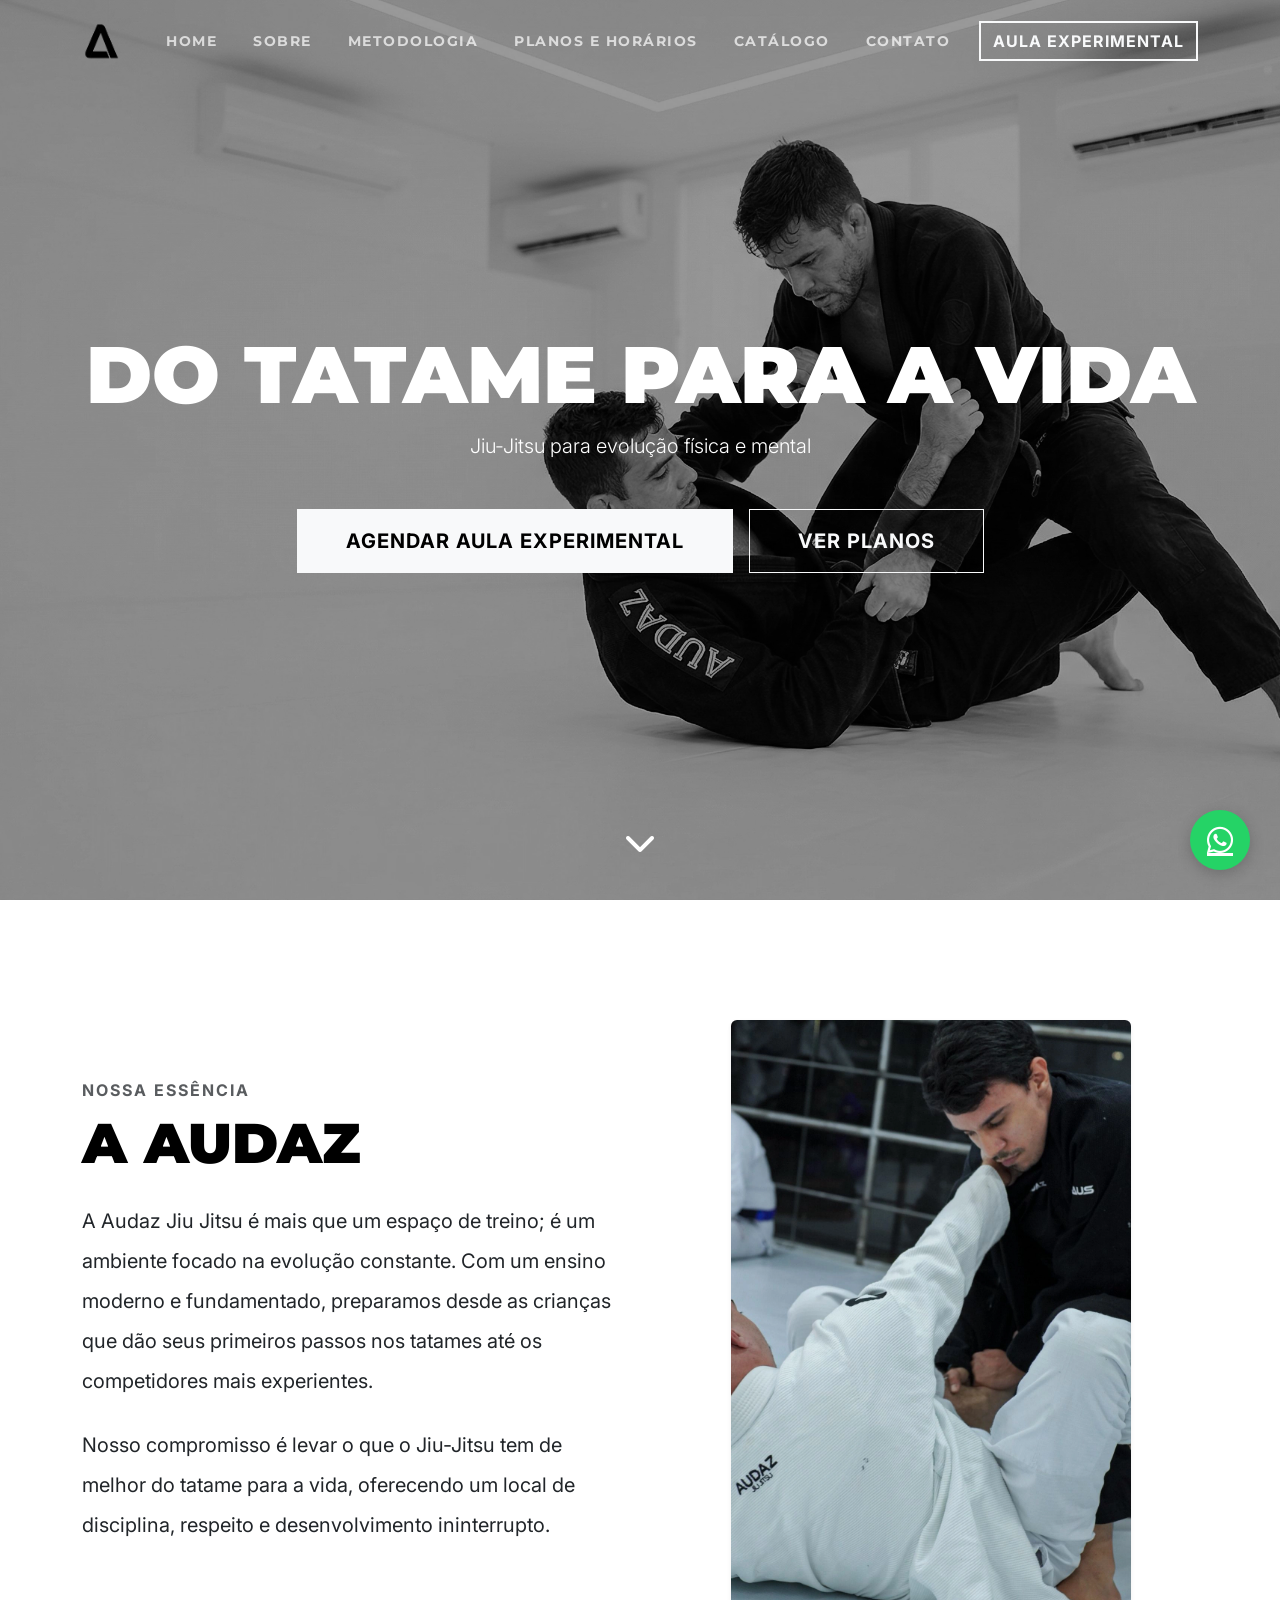
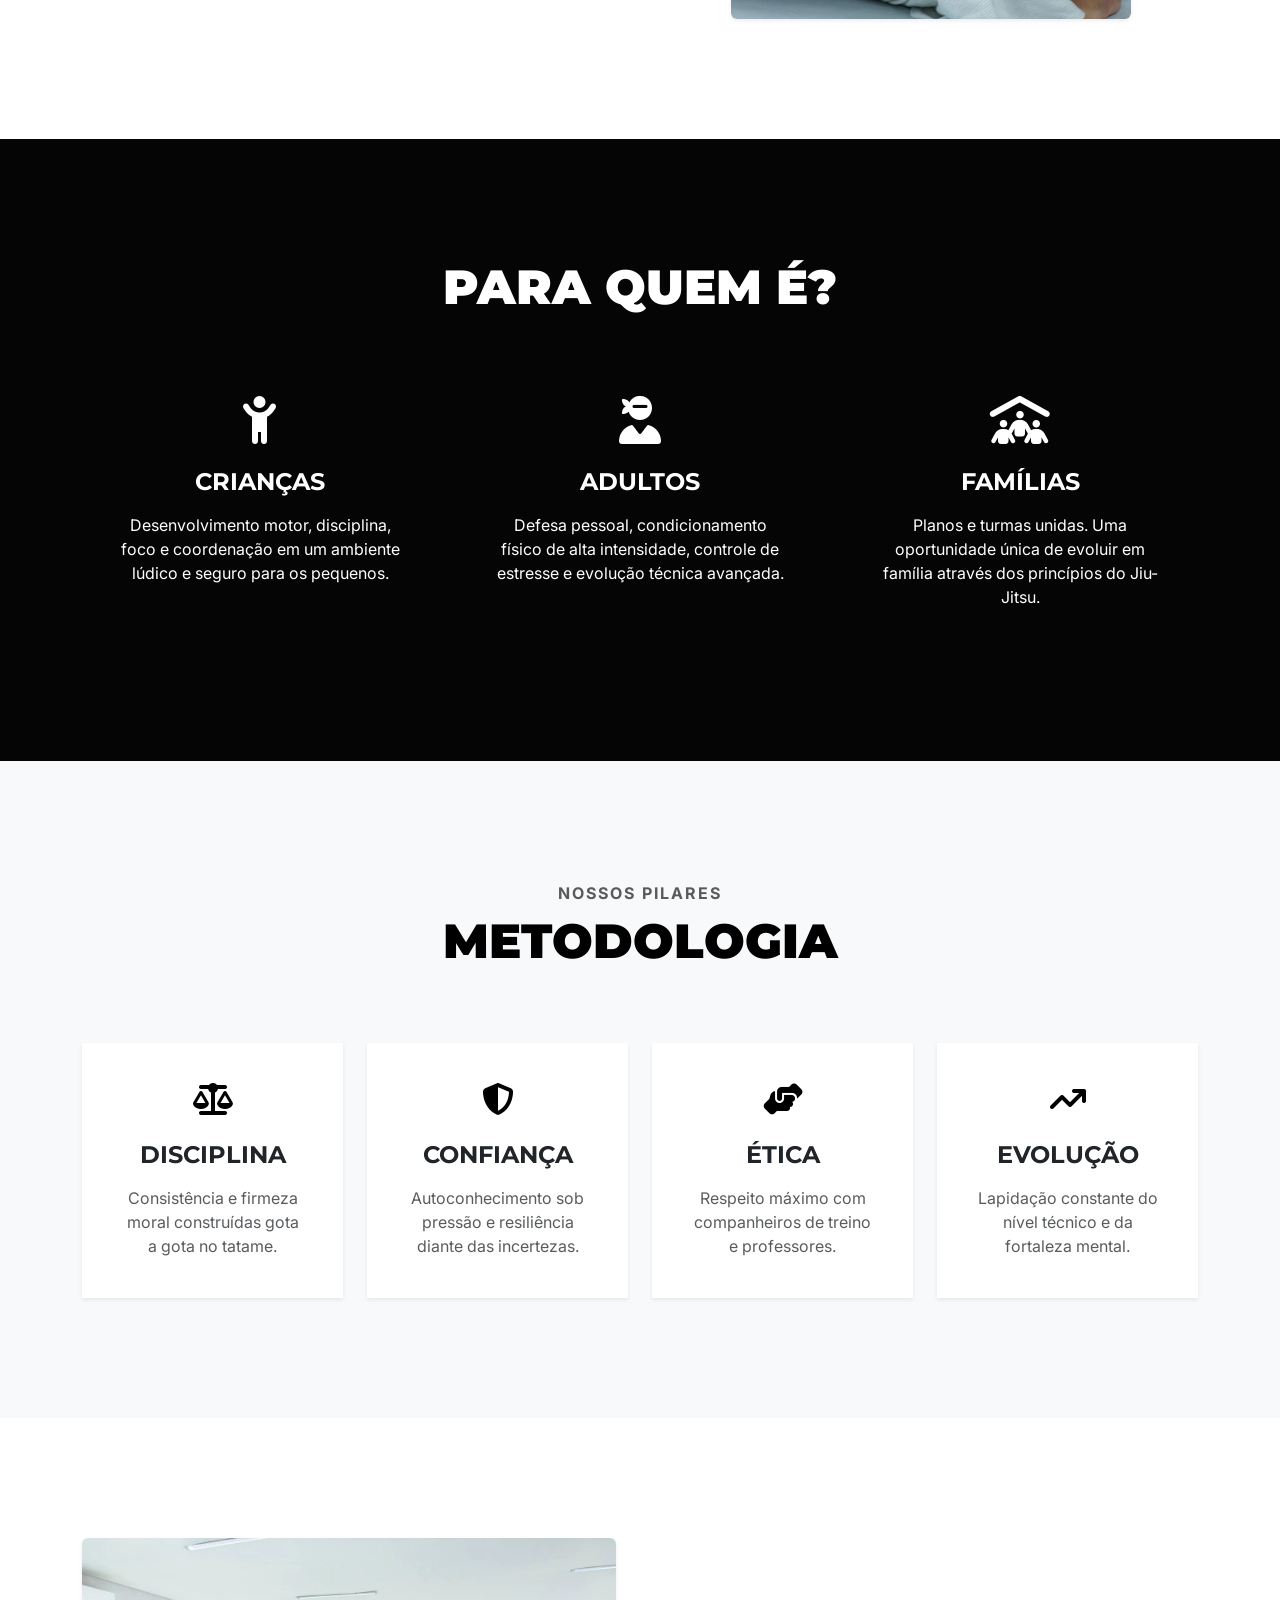
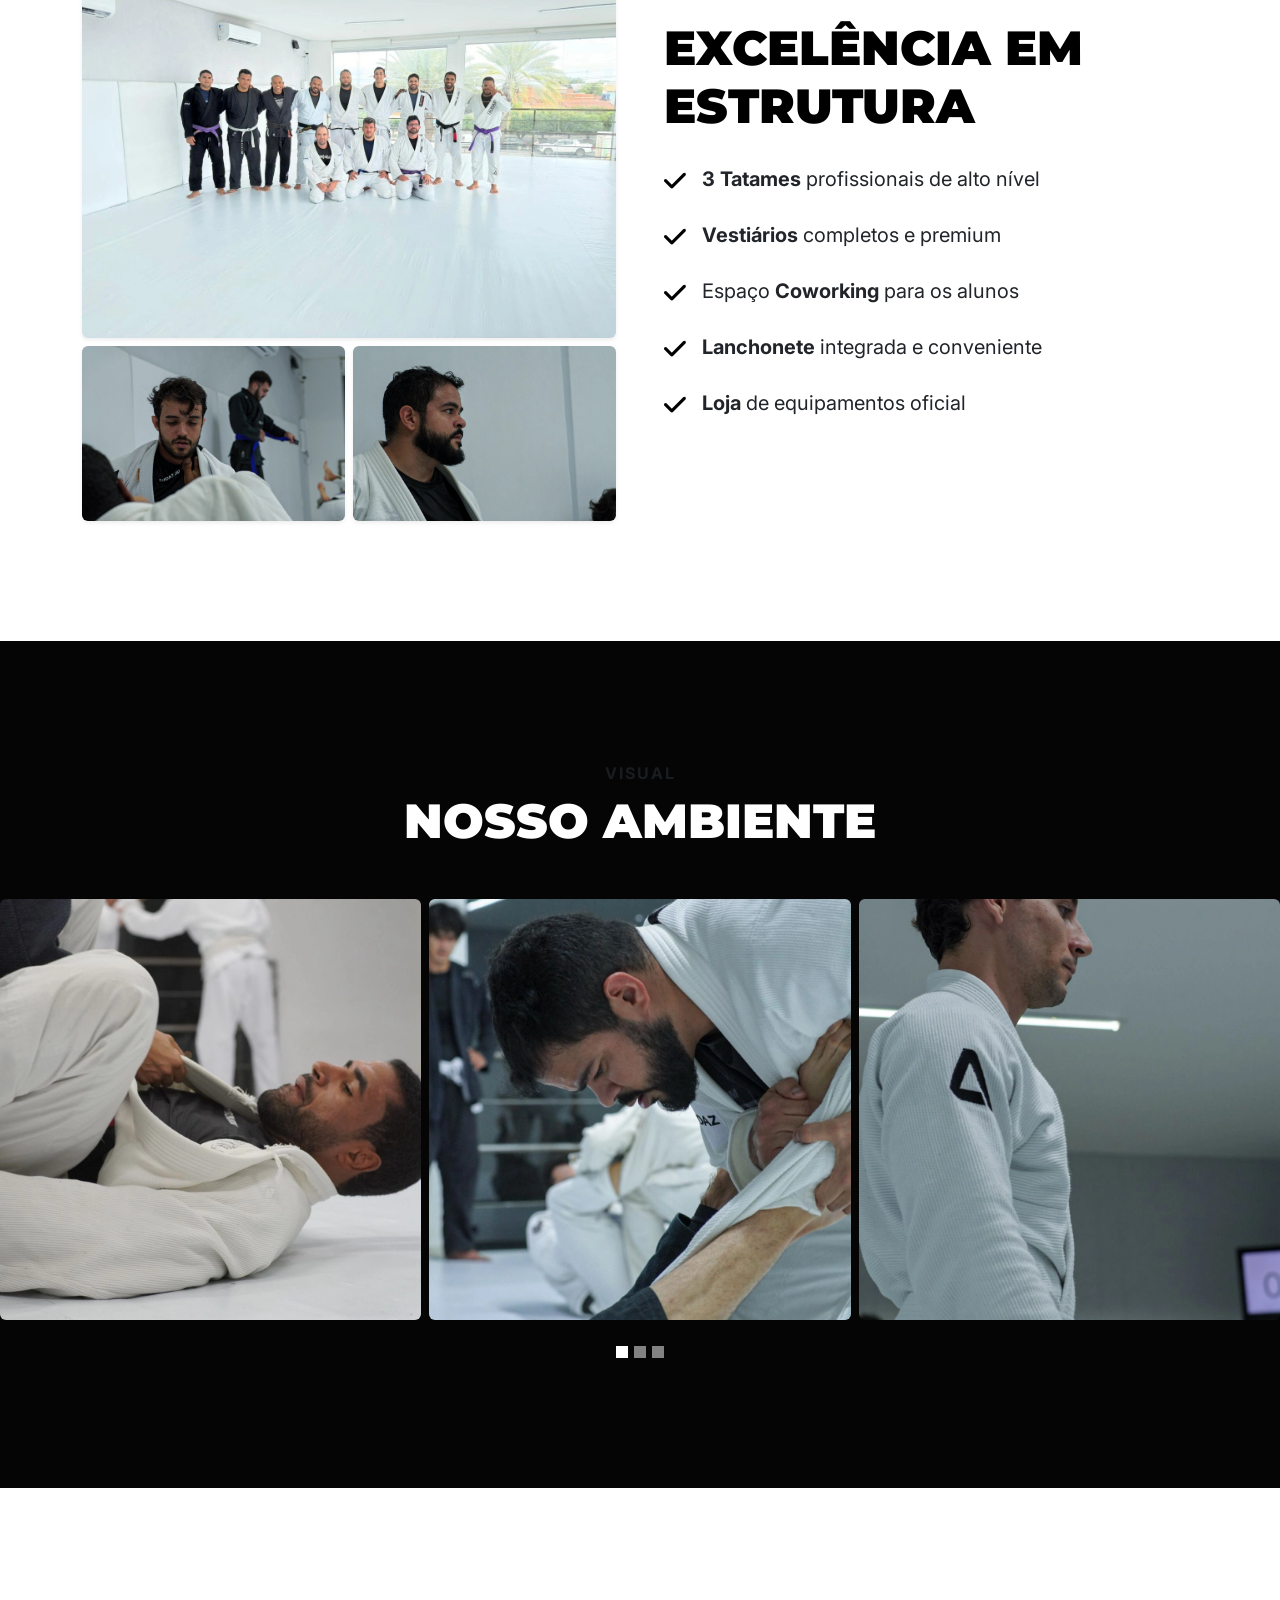
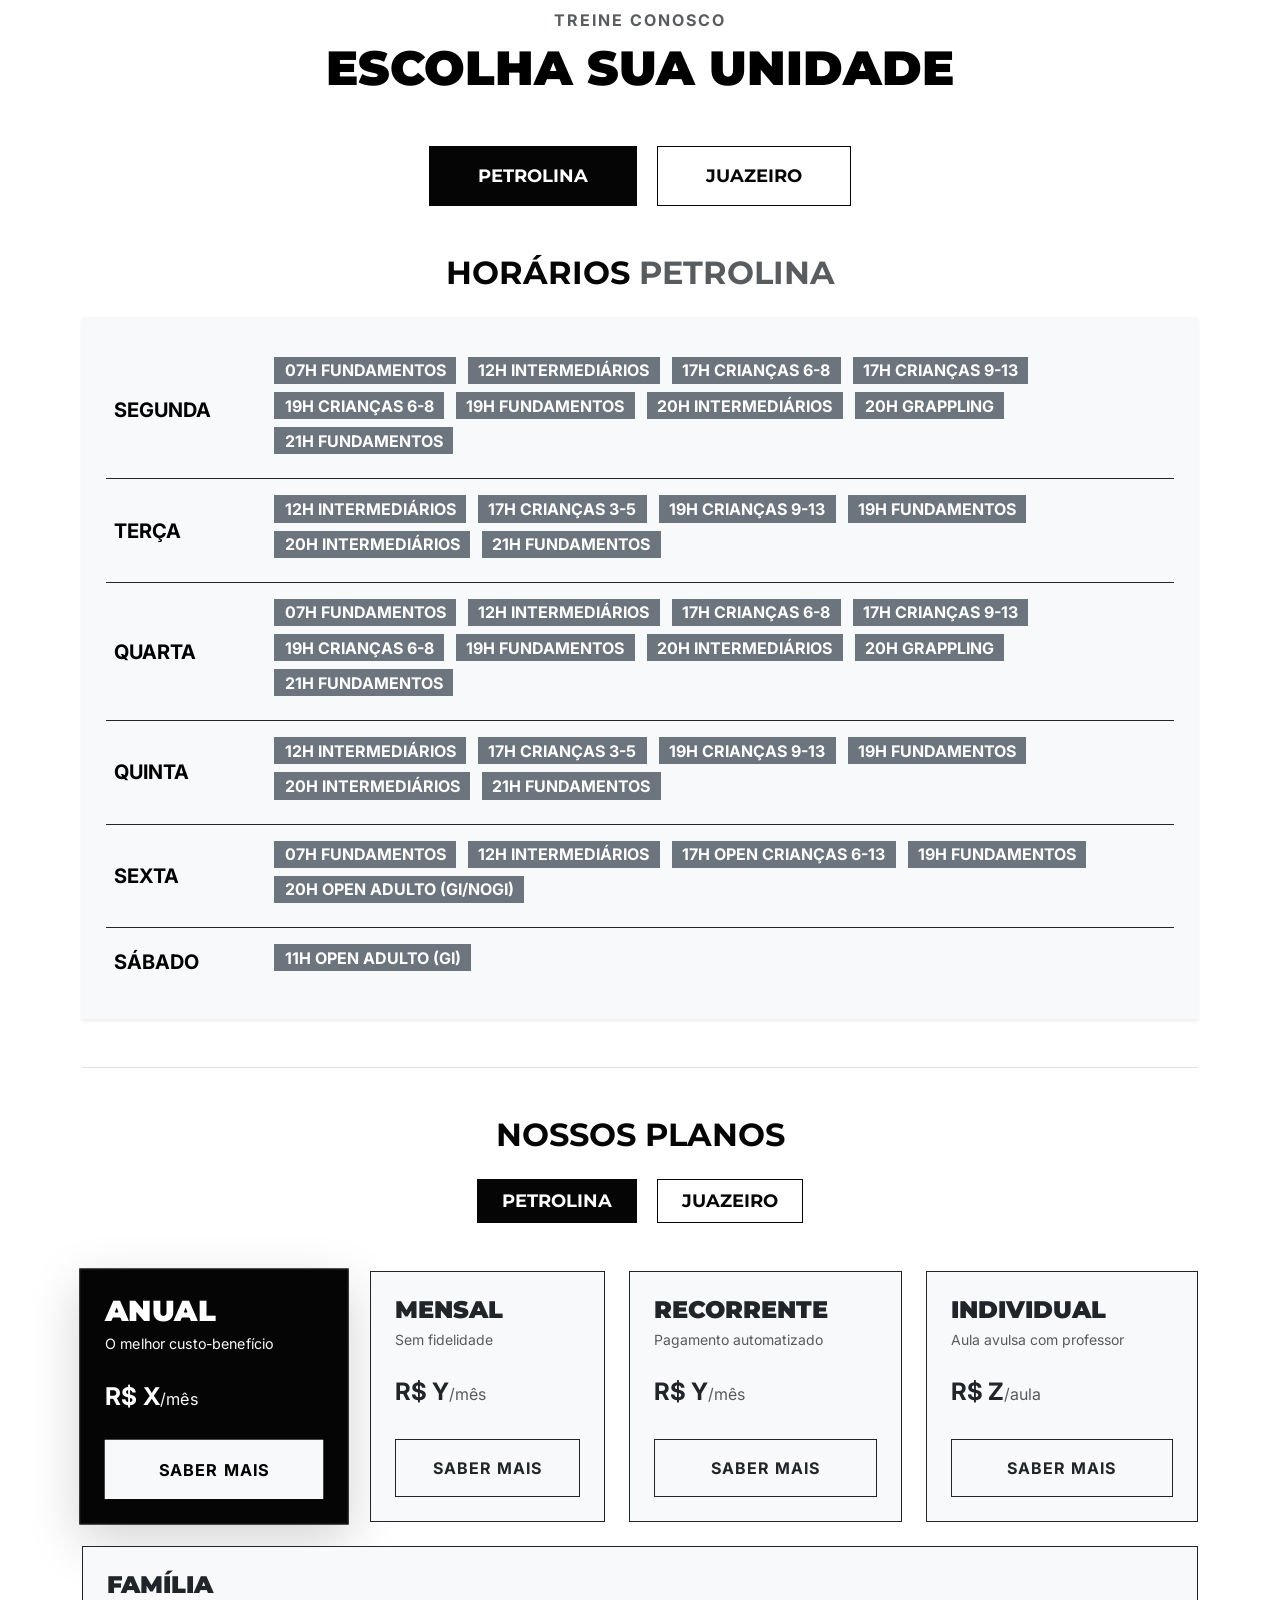
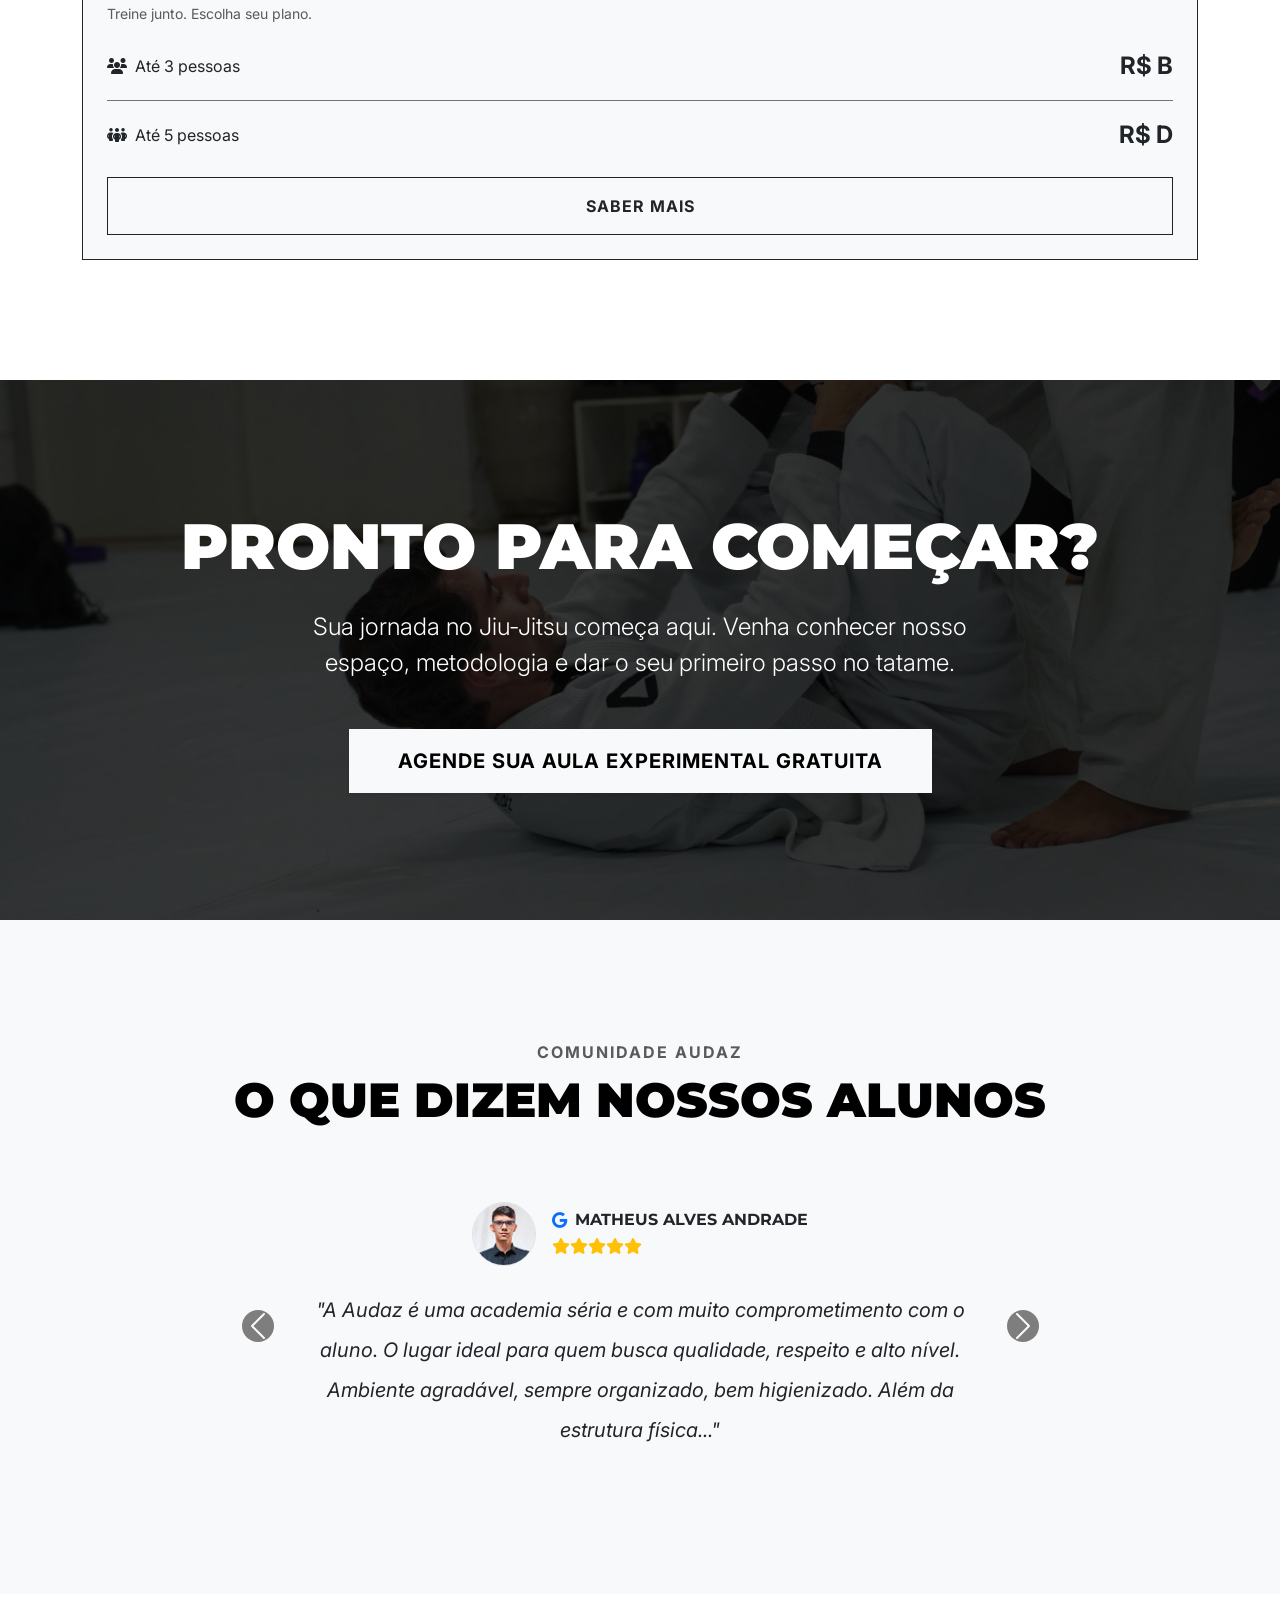
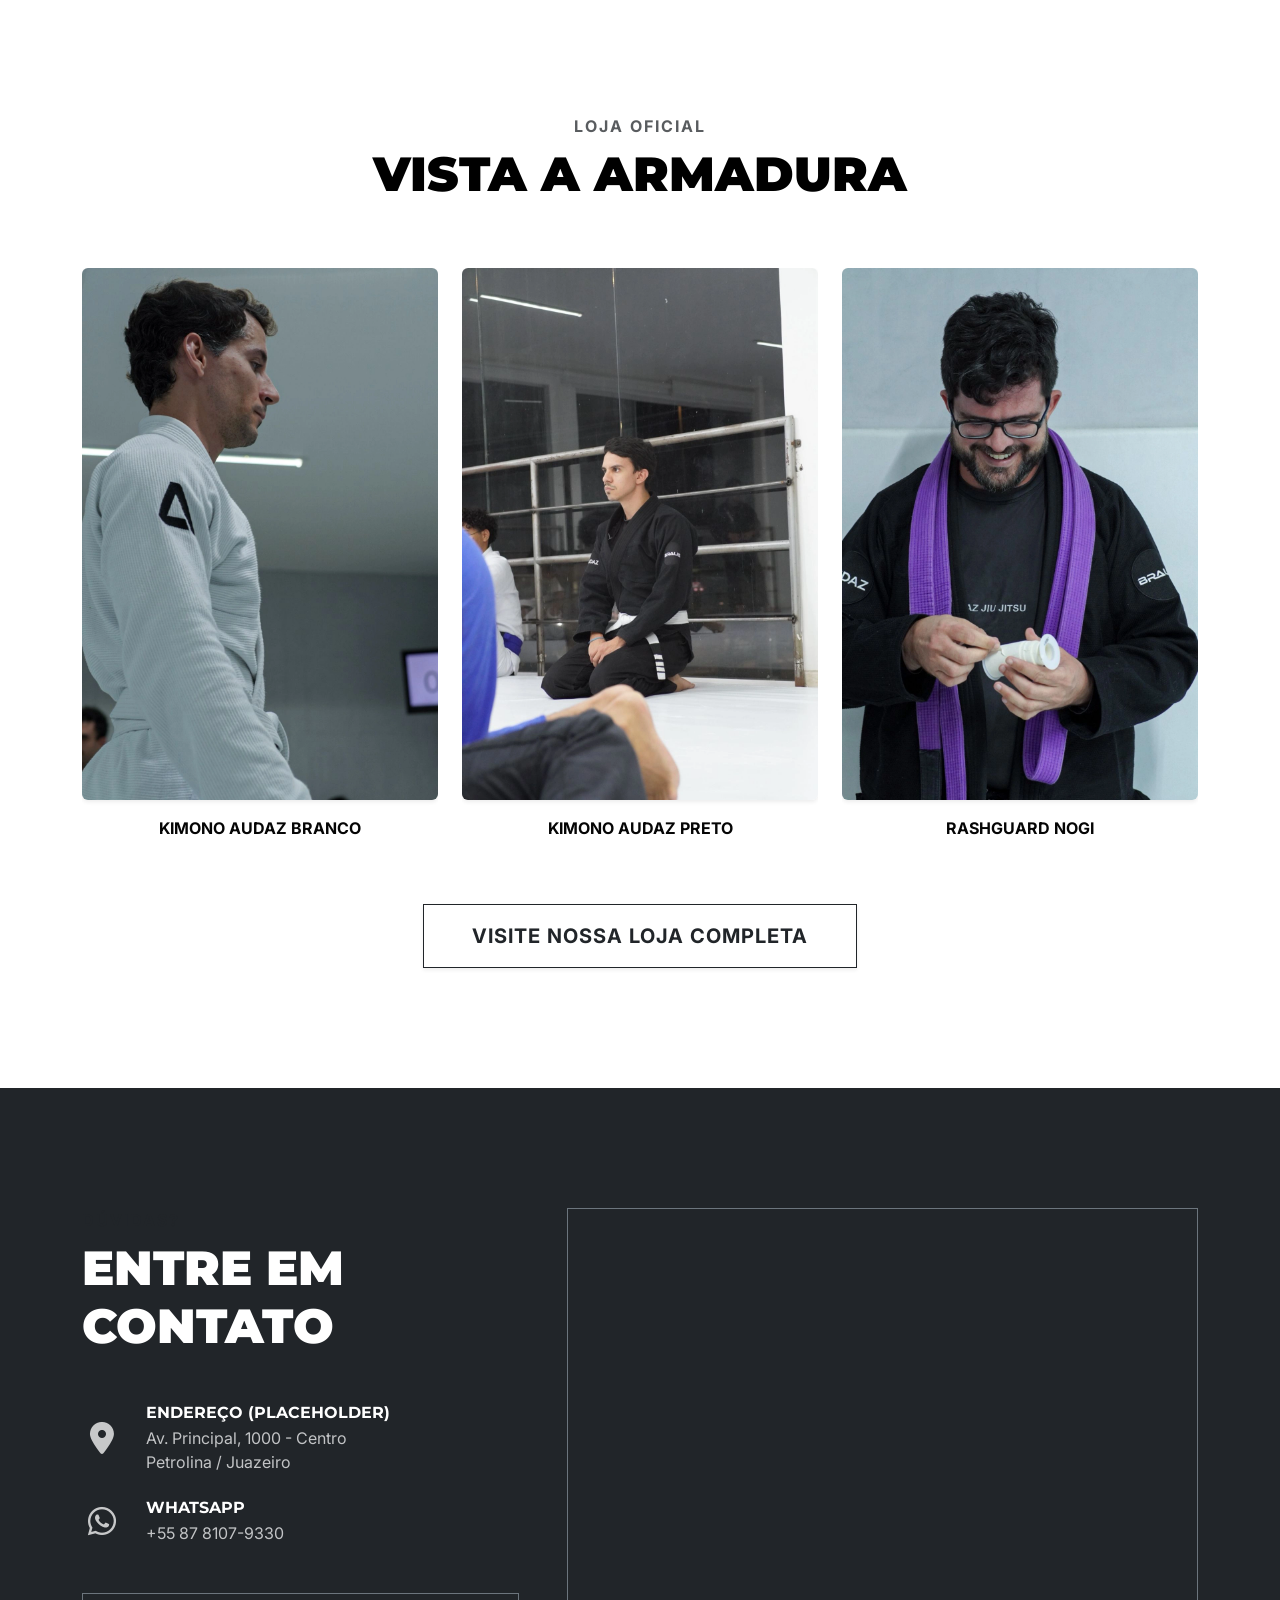
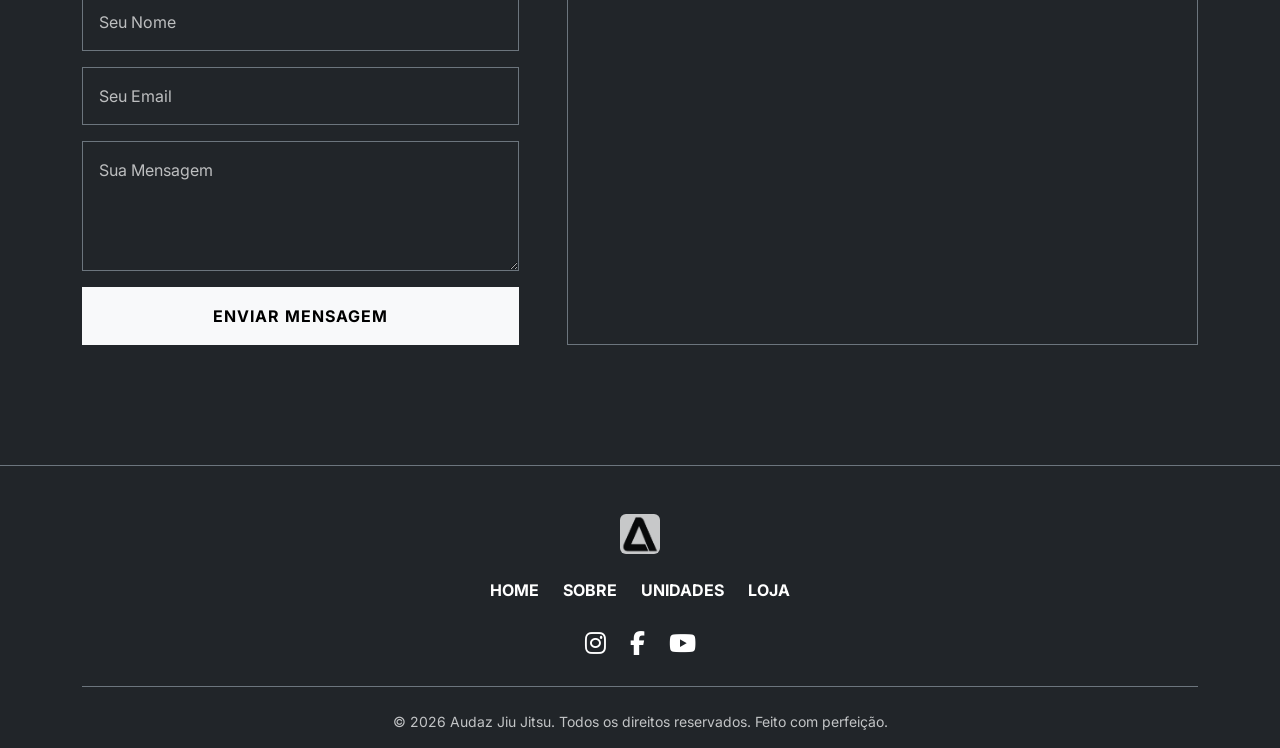
<file: index.html>
<!DOCTYPE html>
<html lang="pt-BR">

<head>
    <meta charset="UTF-8">
    <meta name="viewport" content="width=device-width, initial-scale=1.0">
    <title>Audaz Jiu Jitsu | Evolução Física e Mental</title>
    <meta name="description"
        content="Academia Audaz Jiu Jitsu. Do tatame para a vida. Evolução física e mental para crianças, adultos e famílias em Petrolina e Juazeiro.">

    <link rel="icon" type="image/x-icon" href="assets/img/fav-icon.ico">
    <!-- Google Fonts: Inter and Oswald/Montserrat -->
    <link rel="preconnect" href="https://fonts.googleapis.com">
    <link rel="preconnect" href="https://fonts.gstatic.com" crossorigin>
    <link
        href="https://fonts.googleapis.com/css2?family=Inter:wght@300;400;500;600&family=Montserrat:wght@700;800;900&display=swap"
        rel="stylesheet">

    <!-- Bootstrap 5.3 CSS -->
    <link href="https://cdn.jsdelivr.net/npm/bootstrap@5.3.2/dist/css/bootstrap.min.css" rel="stylesheet">

    <!-- FontAwesome (Icons) -->
    <link rel="stylesheet" href="https://cdnjs.cloudflare.com/ajax/libs/font-awesome/6.4.2/css/all.min.css">

    <!-- AOS Animate CSS -->
    <link href="https://unpkg.com/aos@2.3.1/dist/aos.css" rel="stylesheet">

    <!-- Custom CSS -->
    <link rel="stylesheet" href="css/style.css">
</head>

<body data-bs-spy="scroll" data-bs-target="#mainNav" data-bs-offset="100" tabindex="0">

    <!-- FLOATING WHATSAPP -->
    <a href="https://wa.me/558781079330" target="_blank" class="floating-wa">
        <i class="fa-brands fa-whatsapp"></i>
    </a>

    <!-- HEADER / NAVBAR -->
    <nav id="mainNav" class="navbar navbar-expand-lg fixed-top py-3">
        <div class="container">
            <a class="navbar-brand text-uppercase fw-bold" href="index.html">
                <img id="headerLogo" src="assets/img/logo-fundo.png" alt="Audaz Logo" class="logo-img rounded" style="max-height: 50px;">
            </a>
            <button class="navbar-toggler" type="button" data-bs-toggle="collapse" data-bs-target="#navbarContent"
                aria-controls="navbarContent" aria-expanded="false" aria-label="Toggle navigation">
                <i class="fa-solid fa-bars text-white"></i>
            </button>
            <div class="collapse navbar-collapse" id="navbarContent">
                <ul class="navbar-nav mx-auto mb-2 mb-lg-0 text-center text-uppercase fw-bold nav-links">
                    <li class="nav-item"><a class="nav-link" href="index.html">Home</a></li>
                    <li class="nav-item"><a class="nav-link" href="sobre.html">Sobre</a></li>
                    <li class="nav-item"><a class="nav-link" href="metodologia.html">Metodologia</a></li>
                    <li class="nav-item"><a class="nav-link" href="planos.html">Planos e Horários</a></li>
                    <li class="nav-item"><a class="nav-link" href="catalogo.html">Catálogo</a></li>
                    <li class="nav-item"><a class="nav-link" href="contato.html">Contato</a></li>
                </ul>
                <div class="d-flex justify-content-center">
                    <a href="https://wa.me/558781079330?text=Oi,%20gostaria%20de%20agendar%20uma%20aula%20experimental!"
                        target="_blank" class="btn btn-outline-light rounded-0 text-uppercase fw-bold btn-aula">Aula
                        Experimental</a>
                </div>
            </div>
        </div>
    </nav>

    <!-- HERO SECTION -->
    <section id="home" class="hero-section d-flex align-items-center justify-content-center">
        <!-- Placeholder Cover Background (Grayscale Filter via CSS) -->
        <div class="hero-bg" style="background-image: url('assets/img/banner.webp');"></div>
        <div class="container position-relative text-center text-white" data-aos="fade-up" data-aos-duration="1000">
            <h1 class="display-1 text-uppercase fw-900 mb-2 hero-title">Do tatame para a vida</h1>
            <p class="lead mb-5 hero-subtitle">Jiu-Jitsu para evolução física e mental</p>
            <div class="d-flex gap-3 justify-content-center flex-wrap">
                <a href="https://wa.me/558781079330?text=Oi,%20gostaria%20de%20agendar%20uma%20aula%20experimental!"
                    target="_blank" class="btn btn-light rounded-0 btn-lg text-uppercase fw-bold px-5 py-3">Agendar Aula
                    Experimental</a>
                <a href="planos.html" class="btn btn-outline-light rounded-0 btn-lg text-uppercase fw-bold px-5 py-3">Ver
                    Planos</a>
            </div>
        </div>
        <div class="scroll-indicator">
            <a href="#sobre" class="text-white"><i class="fa-solid fa-chevron-down fa-2x"></i></a>
        </div>
    </section>

    <!-- SOBRE NOS -->
    <section id="sobre" class="py-s spacing-xl">
        <div class="container">
            <div class="row align-items-center g-5">
                <div class="col-lg-6" data-aos="fade-right">
                    <span class="text-uppercase fw-bold text-muted d-block mb-2 letter-spacing">Nossa Essência</span>
                    <h2 class="display-4 text-uppercase fw-900 mb-4 text-black">A Audaz</h2>
                    <p class="fs-5 text-dark font-inter lh-lg mb-4">
                        A Audaz Jiu Jitsu é mais que um espaço de treino; é um ambiente focado na evolução constante.
                        Com um ensino moderno e fundamentado, preparamos desde as crianças que dão seus primeiros passos
                        nos tatames até os competidores mais experientes.
                    </p>
                    <p class="fs-5 text-dark font-inter lh-lg">
                        Nosso compromisso é levar o que o Jiu-Jitsu tem de melhor do tatame para a vida, oferecendo um
                        local de disciplina, respeito e desenvolvimento ininterrupto.
                    </p>
                </div>
                <div class="col-lg-6 text-center" data-aos="fade-left">
                    <img src="assets/img/sobre.webp" alt="Sobre Audaz" class="img-fluid w-75 rounded shadow-sm"
                        loading="lazy">
                </div>
            </div>
        </div>
    </section>

    <!-- PARA QUEM É -->
    <section id="para-quem" class="bg-black text-white py-s spacing-xl">
        <div class="container text-center">
            <h2 class="display-5 text-uppercase fw-900 mb-5 pb-3">Para Quem É?</h2>
            <div class="row g-4">
                <div class="col-md-4" data-aos="fade-up" data-aos-delay="100">
                    <div class="card bg-transparent border-0 h-100 text-center feature-card text-white">
                        <div class="card-body">
                            <i class="fa-solid fa-child-reaching fa-3x mb-4"></i>
                            <h3 class="h4 text-uppercase fw-bold mb-3">Crianças</h3>
                            <p class="font-inter px-3">Desenvolvimento motor, disciplina, foco e coordenação em um
                                ambiente lúdico e seguro para os pequenos.</p>
                        </div>
                    </div>
                </div>
                <div class="col-md-4" data-aos="fade-up" data-aos-delay="200">
                    <div class="card bg-transparent border-0 h-100 text-center feature-card text-white">
                        <div class="card-body">
                            <i class="fa-solid fa-user-ninja fa-3x mb-4"></i>
                            <h3 class="h4 text-uppercase fw-bold mb-3">Adultos</h3>
                            <p class="font-inter px-3">Defesa pessoal, condicionamento físico de alta intensidade,
                                controle de estresse e evolução técnica avançada.</p>
                        </div>
                    </div>
                </div>
                <div class="col-md-4" data-aos="fade-up" data-aos-delay="300">
                    <div class="card bg-transparent border-0 h-100 text-center feature-card text-white">
                        <div class="card-body">
                            <i class="fa-solid fa-people-roof fa-3x mb-4"></i>
                            <h3 class="h4 text-uppercase fw-bold mb-3">Famílias</h3>
                            <p class="font-inter px-3">Planos e turmas unidas. Uma oportunidade única de evoluir em
                                família através dos princípios do Jiu-Jitsu.</p>
                        </div>
                    </div>
                </div>
            </div>
        </div>
    </section>

    <!-- METODOLOGIA -->
    <section id="metodologia" class="py-s spacing-xl bg-light">
        <div class="container">
            <div class="text-center mb-5 pb-3" data-aos="fade-up">
                <span class="text-uppercase fw-bold text-muted d-block mb-2 letter-spacing">Nossos Pilares</span>
                <h2 class="display-5 text-uppercase fw-900 text-black">Metodologia</h2>
            </div>
            <div class="row g-4">
                <div class="col-md-6 col-lg-3" data-aos="fade-up" data-aos-delay="100">
                    <div class="card h-100 border-0 rounded-0 shadow-sm text-center p-4 card-hover">
                        <div class="card-body">
                            <div class="icon-wrapper mb-4 mx-auto text-black">
                                <i class="fa-solid fa-scale-balanced fa-2x"></i>
                            </div>
                            <h4 class="text-uppercase fw-bold mb-3">Disciplina</h4>
                            <p class="text-muted font-inter mb-0">Consistência e firmeza moral construídas gota a gota
                                no tatame.</p>
                        </div>
                    </div>
                </div>
                <div class="col-md-6 col-lg-3" data-aos="fade-up" data-aos-delay="200">
                    <div class="card h-100 border-0 rounded-0 shadow-sm text-center p-4 card-hover">
                        <div class="card-body">
                            <div class="icon-wrapper mb-4 mx-auto text-black">
                                <i class="fa-solid fa-shield-halved fa-2x"></i>
                            </div>
                            <h4 class="text-uppercase fw-bold mb-3">Confiança</h4>
                            <p class="text-muted font-inter mb-0">Autoconhecimento sob pressão e resiliência diante das
                                incertezas.</p>
                        </div>
                    </div>
                </div>
                <div class="col-md-6 col-lg-3" data-aos="fade-up" data-aos-delay="300">
                    <div class="card h-100 border-0 rounded-0 shadow-sm text-center p-4 card-hover">
                        <div class="card-body">
                            <div class="icon-wrapper mb-4 mx-auto text-black">
                                <i class="fa-solid fa-handshake-angle fa-2x"></i>
                            </div>
                            <h4 class="text-uppercase fw-bold mb-3">Ética</h4>
                            <p class="text-muted font-inter mb-0">Respeito máximo com companheiros de treino e
                                professores.</p>
                        </div>
                    </div>
                </div>
                <div class="col-md-6 col-lg-3" data-aos="fade-up" data-aos-delay="400">
                    <div class="card h-100 border-0 rounded-0 shadow-sm text-center p-4 card-hover">
                        <div class="card-body">
                            <div class="icon-wrapper mb-4 mx-auto text-black">
                                <i class="fa-solid fa-arrow-trend-up fa-2x"></i>
                            </div>
                            <h4 class="text-uppercase fw-bold mb-3">Evolução</h4>
                            <p class="text-muted font-inter mb-0">Lapidação constante do nível técnico e da fortaleza
                                mental.</p>
                        </div>
                    </div>
                </div>
            </div>
        </div>
    </section>

    <!-- ESTRUTURA -->
    <section id="estrutura" class="py-s spacing-xl">
        <div class="container">
            <div class="row align-items-center g-5 flex-lg-row-reverse">
                <div class="col-lg-6" data-aos="fade-left">
                    <h2 class="display-5 text-uppercase fw-900 mb-4 text-black">Excelência em Estrutura</h2>
                    <ul class="list-unstyled lh-lg fs-5 font-inter text-dark estrutura-list mt-4">
                        <li class="mb-3 d-flex align-items-center">
                            <i class="fa-solid fa-check text-black me-3 fa-lg mt-1"></i>
                            <p class="mb-0"><strong>3 Tatames</strong> profissionais de alto nível</p>
                        </li>
                        <li class="mb-3 d-flex align-items-center">
                            <i class="fa-solid fa-check text-black me-3 fa-lg mt-1"></i>
                            <p class="mb-0"><strong>Vestiários</strong> completos e premium</p>
                        </li>
                        <li class="mb-3 d-flex align-items-center">
                            <i class="fa-solid fa-check text-black me-3 fa-lg mt-1"></i>
                            <p class="mb-0">Espaço <strong>Coworking</strong> para os alunos</p>
                        </li>
                        <li class="mb-3 d-flex align-items-center">
                            <i class="fa-solid fa-check text-black me-3 fa-lg mt-1"></i>
                            <p class="mb-0"><strong>Lanchonete</strong> integrada e conveniente</p>
                        </li>
                        <li class="mb-3 d-flex align-items-center">
                            <i class="fa-solid fa-check text-black me-3 fa-lg mt-1"></i>
                            <p class="mb-0"><strong>Loja</strong> de equipamentos oficial</p>
                        </li>
                    </ul>
                </div>
                <div class="col-lg-6" data-aos="fade-right">
                    <div class="row g-2">
                        <div class="col-12">
                            <img src="assets/img/Estrutura.webp" alt="Estrutura principal"
                                class="img-fluid w-100 rounded shadow-sm">
                        </div>
                        <div class="col-6">
                            <img src="assets/img/Estrutura4.webp" alt="Estrutura"
                                class="img-fluid w-100 rounded shadow-sm" style="aspect-ratio: 3/2; object-fit: cover;">
                        </div>
                        <div class="col-6">
                            <img src="assets/img/Estrutura3.webp" alt="Estrutura"
                                class="img-fluid w-100 rounded shadow-sm" style="aspect-ratio: 3/2; object-fit: cover;">
                        </div>
                    </div>
                </div>
            </div>
        </div>
    </section>

    <!-- GALERIA -->
    <section id="galeria" class="py-s spacing-xl bg-black text-white">
        <div class="container-fluid px-0">
            <div class="text-center mb-5" data-aos="fade-up">
                <span class="text-uppercase fw-bold text-muted d-block mb-2 letter-spacing">Visual</span>
                <h2 class="display-5 text-uppercase fw-900">Nosso Ambiente</h2>
            </div>

            
        <div class="d-none d-md-block">
            <div id="ambienteCarouselDesktop" class="carousel slide carousel-fade pb-5" data-bs-ride="carousel" data-aos="fade-up">
                <div class="carousel-indicators mb-0" style="bottom: 0;">
                    <button type="button" data-bs-target="#ambienteCarouselDesktop" data-bs-slide-to="0" class="active" aria-current="true" aria-label="Slide 1" style="width: 12px; height: 12px; border-radius: 0; opacity: 1;"></button>
                    <button type="button" data-bs-target="#ambienteCarouselDesktop" data-bs-slide-to="1" aria-label="Slide 2" style="width: 12px; height: 12px; border-radius: 0;"></button>
                    <button type="button" data-bs-target="#ambienteCarouselDesktop" data-bs-slide-to="2" aria-label="Slide 3" style="width: 12px; height: 12px; border-radius: 0;"></button>
                </div>
                <div class="carousel-inner">
                    <!-- Slide 1 -->
                    <div class="carousel-item active">
                        <div class="row g-2">
                            <div class="col-md-4"><img src="assets/img/galeria-4.webp" alt="Galeria" class="img-fluid w-100 rounded hover-zoom" style="aspect-ratio: 1/1; object-fit: cover;"></div>
                            <div class="col-md-4"><img src="assets/img/galeria-5.webp" alt="Galeria" class="img-fluid w-100 rounded hover-zoom" style="aspect-ratio: 1/1; object-fit: cover;"></div>
                            <div class="col-md-4"><img src="assets/img/kimono-branco.webp" alt="Galeria" class="img-fluid w-100 rounded hover-zoom" style="aspect-ratio: 1/1; object-fit: cover;"></div>
                        </div>
                    </div>
                    <!-- Slide 2 -->
                    <div class="carousel-item">
                        <div class="row g-2">
                            <div class="col-md-4"><img src="assets/img/teste.webp" alt="Galeria" class="img-fluid w-100 rounded hover-zoom" style="aspect-ratio: 1/1; object-fit: cover;"></div>
                            <div class="col-md-4"><img src="assets/img/rash-guard.webp" alt="Galeria" class="img-fluid w-100 rounded hover-zoom" style="aspect-ratio: 1/1; object-fit: cover;"></div>
                            <div class="col-md-4"><img src="assets/img/pedro.webp" alt="Galeria" class="img-fluid w-100 rounded hover-zoom" style="aspect-ratio: 1/1; object-fit: cover;"></div>
                        </div>
                    </div>
                    <!-- Slide 3 -->
                    <div class="carousel-item">
                        <div class="row g-2">
                            <div class="col-md-4"><img src="assets/img/galeria.webp" alt="Galeria" class="img-fluid w-100 rounded hover-zoom" style="aspect-ratio: 1/1; object-fit: cover;"></div>
                            <div class="col-md-4"><img src="assets/img/galeria-2.webp" alt="Galeria" class="img-fluid w-100 rounded hover-zoom" style="aspect-ratio: 1/1; object-fit: cover;"></div>
                            <div class="col-md-4"><img src="assets/img/galeria-3.webp" alt="Galeria" class="img-fluid w-100 rounded hover-zoom" style="aspect-ratio: 1/1; object-fit: cover;"></div>
                        </div>
                    </div>
                </div>
            </div>
        </div>

<div class="d-block d-md-none">
<div id="ambienteCarouselMobile" class="carousel slide pb-5 carousel-fade" data-bs-ride="carousel" data-aos="fade-up">
                <div class="carousel-indicators mb-0" style="bottom: 0;">
                    <button type="button" data-bs-target="#ambienteCarouselMobile" data-bs-slide-to="0" class="active" aria-current="true" aria-label="Slide 1" style="width: 12px; height: 12px; border-radius: 0;"></button>
                    <button type="button" data-bs-target="#ambienteCarouselMobile" data-bs-slide-to="1"  aria-label="Slide 2" style="width: 12px; height: 12px; border-radius: 0;"></button>
                    <button type="button" data-bs-target="#ambienteCarouselMobile" data-bs-slide-to="2"  aria-label="Slide 3" style="width: 12px; height: 12px; border-radius: 0;"></button>
                    <button type="button" data-bs-target="#ambienteCarouselMobile" data-bs-slide-to="3"  aria-label="Slide 4" style="width: 12px; height: 12px; border-radius: 0;"></button>
                    <button type="button" data-bs-target="#ambienteCarouselMobile" data-bs-slide-to="4"  aria-label="Slide 5" style="width: 12px; height: 12px; border-radius: 0;"></button>
                    <button type="button" data-bs-target="#ambienteCarouselMobile" data-bs-slide-to="5"  aria-label="Slide 6" style="width: 12px; height: 12px; border-radius: 0;"></button>
                    <button type="button" data-bs-target="#ambienteCarouselMobile" data-bs-slide-to="6"  aria-label="Slide 7" style="width: 12px; height: 12px; border-radius: 0;"></button>
                    <button type="button" data-bs-target="#ambienteCarouselMobile" data-bs-slide-to="7"  aria-label="Slide 8" style="width: 12px; height: 12px; border-radius: 0;"></button>
                    <button type="button" data-bs-target="#ambienteCarouselMobile" data-bs-slide-to="8"  aria-label="Slide 9" style="width: 12px; height: 12px; border-radius: 0;"></button>
                </div>
                <div class="carousel-inner">
                    <div class="carousel-item active">
                        <div class="mx-auto text-center" style="max-width: 600px;">
                            <img src="assets/img/galeria-4.webp" alt="Galeria" class="img-fluid w-100 rounded hover-zoom" style="aspect-ratio: 1/1; object-fit: cover;">
                        </div>
                    </div>
                    <div class="carousel-item ">
                        <div class="mx-auto text-center" style="max-width: 600px;">
                            <img src="assets/img/galeria-5.webp" alt="Galeria" class="img-fluid w-100 rounded hover-zoom" style="aspect-ratio: 1/1; object-fit: cover;">
                        </div>
                    </div>
                    <div class="carousel-item ">
                        <div class="mx-auto text-center" style="max-width: 600px;">
                            <img src="assets/img/kimono-branco.webp" alt="Galeria" class="img-fluid w-100 rounded hover-zoom" style="aspect-ratio: 1/1; object-fit: cover;">
                        </div>
                    </div>
                    <div class="carousel-item ">
                        <div class="mx-auto text-center" style="max-width: 600px;">
                            <img src="assets/img/teste.webp" alt="Galeria" class="img-fluid w-100 rounded hover-zoom" style="aspect-ratio: 1/1; object-fit: cover;">
                        </div>
                    </div>
                    <div class="carousel-item ">
                        <div class="mx-auto text-center" style="max-width: 600px;">
                            <img src="assets/img/rash-guard.webp" alt="Galeria" class="img-fluid w-100 rounded hover-zoom" style="aspect-ratio: 1/1; object-fit: cover;">
                        </div>
                    </div>
                    <div class="carousel-item ">
                        <div class="mx-auto text-center" style="max-width: 600px;">
                            <img src="assets/img/pedro.webp" alt="Galeria" class="img-fluid w-100 rounded hover-zoom" style="aspect-ratio: 1/1; object-fit: cover;">
                        </div>
                    </div>
                    <div class="carousel-item ">
                        <div class="mx-auto text-center" style="max-width: 600px;">
                            <img src="assets/img/galeria.webp" alt="Galeria" class="img-fluid w-100 rounded hover-zoom" style="aspect-ratio: 1/1; object-fit: cover;">
                        </div>
                    </div>
                    <div class="carousel-item ">
                        <div class="mx-auto text-center" style="max-width: 600px;">
                            <img src="assets/img/galeria-2.webp" alt="Galeria" class="img-fluid w-100 rounded hover-zoom" style="aspect-ratio: 1/1; object-fit: cover;">
                        </div>
                    </div>
                    <div class="carousel-item ">
                        <div class="mx-auto text-center" style="max-width: 600px;">
                            <img src="assets/img/galeria-3.webp" alt="Galeria" class="img-fluid w-100 rounded hover-zoom" style="aspect-ratio: 1/1; object-fit: cover;">
                        </div>
                    </div>
                </div>
            </div>
        </div>
</div>

    </section>

    <!-- UNIDADES, HORÁRIOS & PLANOS (INTERATIVO) -->
    <section id="unidades" class="py-s spacing-xl">
        <div class="container text-center">
            <span class="text-uppercase fw-bold text-muted d-block mb-2 letter-spacing">Treine Conosco</span>
            <h2 class="display-5 text-uppercase fw-900 text-black mb-5">Escolha sua unidade</h2>

            <!-- City Selection Buttons -->
            <ul class="nav nav-pills justify-content-center mb-5 unidade-nav" id="unidades-tab" role="tablist"
                data-aos="zoom-in">
                <li class="nav-item" role="presentation">
                    <button class="nav-link rounded-0 active text-uppercase fw-bold px-5 py-3" id="petrolina-tab"
                        data-bs-toggle="pill" data-bs-target="#tab-content" type="button" role="tab"
                        aria-selected="true" data-city="Petrolina">Petrolina</button>
                </li>
                <li class="nav-item" role="presentation">
                    <button class="nav-link rounded-0 text-uppercase fw-bold px-5 py-3" id="juazeiro-tab"
                        data-bs-toggle="pill" data-bs-target="#tab-content" type="button" role="tab"
                        aria-selected="false" data-city="Juazeiro">Juazeiro</button>
                </li>
            </ul>

            <!-- Dynamic Content Area -->
            <div class="tab-content" id="unidades-tabContent">
                <div class="tab-pane fade show active" id="tab-content" role="tabpanel" tabindex="0">

                    <!-- HORÁRIOS -->
                    <div class="horarios-section text-start mb-5 pb-5 border-bottom" data-aos="fade-up">
                        <h3 class="h2 text-uppercase fw-bold mb-4 text-center">Horários <span
                                class="city-name-display text-muted">Petrolina</span></h3>

                        <!-- TABELA PETROLINA -->
                        <div id="horarios-petrolina" class="table-responsive bg-light p-4 shadow-sm">
                            <table
                                class="table table-borderless text-uppercase font-inter align-middle schedule-table mb-0">
                                <tbody>
                                    <tr class="border-bottom border-dark">
                                        <th scope="row" class="text-black fw-bold py-3 fs-5" style="width: 15%">Segunda
                                        </th>
                                        <td class="py-3">
                                            <span class="badge bg-secondary rounded-0 fs-6 me-2 mb-2">07h
                                                Fundamentos</span>
                                            <span class="badge bg-secondary rounded-0 fs-6 me-2 mb-2">12h
                                                Intermediários</span>
                                            <span class="badge bg-secondary rounded-0 fs-6 me-2 mb-2">17h Crianças
                                                6-8</span>
                                            <span class="badge bg-secondary rounded-0 fs-6 me-2 mb-2">17h Crianças
                                                9-13</span>
                                            <span class="badge bg-secondary rounded-0 fs-6 me-2 mb-2">19h Crianças
                                                6-8</span>
                                            <span class="badge bg-secondary rounded-0 fs-6 me-2 mb-2">19h
                                                Fundamentos</span>
                                            <span class="badge bg-secondary rounded-0 fs-6 me-2 mb-2">20h
                                                Intermediários</span>
                                            <span class="badge bg-secondary rounded-0 fs-6 me-2 mb-2">20h
                                                Grappling</span>
                                            <span class="badge bg-secondary rounded-0 fs-6 me-2 mb-2">21h
                                                Fundamentos</span>
                                        </td>
                                    </tr>
                                    <tr class="border-bottom border-dark">
                                        <th scope="row" class="text-black fw-bold py-3 fs-5">Terça</th>
                                        <td class="py-3">
                                            <span class="badge bg-secondary rounded-0 fs-6 me-2 mb-2">12h
                                                Intermediários</span>
                                            <span class="badge bg-secondary rounded-0 fs-6 me-2 mb-2">17h Crianças
                                                3-5</span>
                                            <span class="badge bg-secondary rounded-0 fs-6 me-2 mb-2">19h Crianças
                                                9-13</span>
                                            <span class="badge bg-secondary rounded-0 fs-6 me-2 mb-2">19h
                                                Fundamentos</span>
                                            <span class="badge bg-secondary rounded-0 fs-6 me-2 mb-2">20h
                                                Intermediários</span>
                                            <span class="badge bg-secondary rounded-0 fs-6 me-2 mb-2">21h
                                                Fundamentos</span>
                                        </td>
                                    </tr>
                                    <tr class="border-bottom border-dark">
                                        <th scope="row" class="text-black fw-bold py-3 fs-5">Quarta</th>
                                        <td class="py-3">
                                            <span class="badge bg-secondary rounded-0 fs-6 me-2 mb-2">07h
                                                Fundamentos</span>
                                            <span class="badge bg-secondary rounded-0 fs-6 me-2 mb-2">12h
                                                Intermediários</span>
                                            <span class="badge bg-secondary rounded-0 fs-6 me-2 mb-2">17h Crianças
                                                6-8</span>
                                            <span class="badge bg-secondary rounded-0 fs-6 me-2 mb-2">17h Crianças
                                                9-13</span>
                                            <span class="badge bg-secondary rounded-0 fs-6 me-2 mb-2">19h Crianças
                                                6-8</span>
                                            <span class="badge bg-secondary rounded-0 fs-6 me-2 mb-2">19h
                                                Fundamentos</span>
                                            <span class="badge bg-secondary rounded-0 fs-6 me-2 mb-2">20h
                                                Intermediários</span>
                                            <span class="badge bg-secondary rounded-0 fs-6 me-2 mb-2">20h
                                                Grappling</span>
                                            <span class="badge bg-secondary rounded-0 fs-6 me-2 mb-2">21h
                                                Fundamentos</span>
                                        </td>
                                    </tr>
                                    <tr class="border-bottom border-dark">
                                        <th scope="row" class="text-black fw-bold py-3 fs-5">Quinta</th>
                                        <td class="py-3">
                                            <span class="badge bg-secondary rounded-0 fs-6 me-2 mb-2">12h
                                                Intermediários</span>
                                            <span class="badge bg-secondary rounded-0 fs-6 me-2 mb-2">17h Crianças
                                                3-5</span>
                                            <span class="badge bg-secondary rounded-0 fs-6 me-2 mb-2">19h Crianças
                                                9-13</span>
                                            <span class="badge bg-secondary rounded-0 fs-6 me-2 mb-2">19h
                                                Fundamentos</span>
                                            <span class="badge bg-secondary rounded-0 fs-6 me-2 mb-2">20h
                                                Intermediários</span>
                                            <span class="badge bg-secondary rounded-0 fs-6 me-2 mb-2">21h
                                                Fundamentos</span>
                                        </td>
                                    </tr>
                                    <tr class="border-bottom border-dark">
                                        <th scope="row" class="text-black fw-bold py-3 fs-5">Sexta</th>
                                        <td class="py-3">
                                            <span class="badge bg-secondary rounded-0 fs-6 me-2 mb-2">07h
                                                Fundamentos</span>
                                            <span class="badge bg-secondary rounded-0 fs-6 me-2 mb-2">12h
                                                Intermediários</span>
                                            <span class="badge bg-secondary rounded-0 fs-6 me-2 mb-2">17h Open Crianças
                                                6-13</span>
                                            <span class="badge bg-secondary rounded-0 fs-6 me-2 mb-2">19h
                                                Fundamentos</span>
                                            <span class="badge bg-secondary rounded-0 fs-6 me-2 mb-2">20h Open Adulto
                                                (Gi/NoGi)</span>
                                        </td>
                                    </tr>
                                    <tr>
                                        <th scope="row" class="text-black fw-bold py-3 fs-5">Sábado</th>
                                        <td class="py-3">
                                            <span class="badge bg-secondary rounded-0 fs-6 me-2 mb-2">11h Open Adulto
                                                (Gi)</span>
                                        </td>
                                    </tr>
                                </tbody>
                            </table>
                        </div>

                        <!-- TABELA JUAZEIRO -->
                        <div id="horarios-juazeiro" class="table-responsive bg-light p-4 shadow-sm d-none">
                            <table
                                class="table table-borderless text-uppercase font-inter align-middle schedule-table mb-0">
                                <tbody>
                                    <tr class="border-bottom border-dark">
                                        <th scope="row" class="text-black fw-bold py-3 fs-5" style="width: 15%">Segunda
                                        </th>
                                        <td class="py-3">
                                            <span class="badge bg-secondary rounded-0 fs-6 me-2 mb-2">07h
                                                Fundamentos</span>
                                            <span class="badge bg-secondary rounded-0 fs-6 me-2 mb-2">17h Crianças
                                                6-8</span>
                                            <span class="badge bg-secondary rounded-0 fs-6 me-2 mb-2">17h Crianças
                                                9-13</span>
                                            <span class="badge bg-secondary rounded-0 fs-6 me-2 mb-2">19h Crianças
                                                6-8</span>
                                            <span class="badge bg-secondary rounded-0 fs-6 me-2 mb-2">19h
                                                Fundamentos</span>
                                            <span class="badge bg-secondary rounded-0 fs-6 me-2 mb-2">20h
                                                Intermediários</span>
                                            <span class="badge bg-secondary rounded-0 fs-6 me-2 mb-2">20h
                                                Grappling</span>
                                            <span class="badge bg-secondary rounded-0 fs-6 me-2 mb-2">21h
                                                Fundamentos</span>
                                        </td>
                                    </tr>
                                    <tr class="border-bottom border-dark">
                                        <th scope="row" class="text-black fw-bold py-3 fs-5">Terça</th>
                                        <td class="py-3">
                                            <span class="badge bg-secondary rounded-0 fs-6 me-2 mb-2">17h Crianças
                                                3-5</span>
                                            <span class="badge bg-secondary rounded-0 fs-6 me-2 mb-2">19h Crianças
                                                9-13</span>
                                            <span class="badge bg-secondary rounded-0 fs-6 me-2 mb-2">19h
                                                Fundamentos</span>
                                            <span class="badge bg-secondary rounded-0 fs-6 me-2 mb-2">20h
                                                Intermediários</span>
                                            <span class="badge bg-secondary rounded-0 fs-6 me-2 mb-2">21h
                                                Fundamentos</span>
                                        </td>
                                    </tr>
                                    <tr class="border-bottom border-dark">
                                        <th scope="row" class="text-black fw-bold py-3 fs-5">Quarta</th>
                                        <td class="py-3">
                                            <span class="badge bg-secondary rounded-0 fs-6 me-2 mb-2">07h
                                                Fundamentos</span>
                                            <span class="badge bg-secondary rounded-0 fs-6 me-2 mb-2">17h Crianças
                                                6-8</span>
                                            <span class="badge bg-secondary rounded-0 fs-6 me-2 mb-2">17h Crianças
                                                9-13</span>
                                            <span class="badge bg-secondary rounded-0 fs-6 me-2 mb-2">19h Crianças
                                                6-8</span>
                                            <span class="badge bg-secondary rounded-0 fs-6 me-2 mb-2">19h
                                                Fundamentos</span>
                                            <span class="badge bg-secondary rounded-0 fs-6 me-2 mb-2">20h
                                                Intermediários</span>
                                            <span class="badge bg-secondary rounded-0 fs-6 me-2 mb-2">20h
                                                Grappling</span>
                                            <span class="badge bg-secondary rounded-0 fs-6 me-2 mb-2">21h
                                                Fundamentos</span>
                                        </td>
                                    </tr>
                                    <tr class="border-bottom border-dark">
                                        <th scope="row" class="text-black fw-bold py-3 fs-5">Quinta</th>
                                        <td class="py-3">
                                            <span class="badge bg-secondary rounded-0 fs-6 me-2 mb-2">17h Crianças
                                                3-5</span>
                                            <span class="badge bg-secondary rounded-0 fs-6 me-2 mb-2">19h Crianças
                                                9-13</span>
                                            <span class="badge bg-secondary rounded-0 fs-6 me-2 mb-2">19h
                                                Fundamentos</span>
                                            <span class="badge bg-secondary rounded-0 fs-6 me-2 mb-2">20h
                                                Intermediários</span>
                                            <span class="badge bg-secondary rounded-0 fs-6 me-2 mb-2">21h
                                                Fundamentos</span>
                                        </td>
                                    </tr>
                                    <tr class="border-bottom border-dark">
                                        <th scope="row" class="text-black fw-bold py-3 fs-5">Sexta</th>
                                        <td class="py-3">
                                            <span class="badge bg-secondary rounded-0 fs-6 me-2 mb-2">07h
                                                Fundamentos</span>
                                            <span class="badge bg-secondary rounded-0 fs-6 me-2 mb-2">17h Open Crianças
                                                6-13</span>
                                            <span class="badge bg-secondary rounded-0 fs-6 me-2 mb-2">19h
                                                Fundamentos</span>
                                            <span class="badge bg-secondary rounded-0 fs-6 me-2 mb-2">20h Open Adulto
                                                (Gi/NoGi)</span>
                                        </td>
                                    </tr>
                                    <tr>
                                        <th scope="row" class="text-black fw-bold py-3 fs-5">Sábado</th>
                                        <td class="py-3">
                                            <span class="badge bg-secondary rounded-0 fs-6 me-2 mb-2">10h Open Adulto
                                                (Gi)</span>
                                        </td>
                                    </tr>
                                </tbody>
                            </table>
                        </div>
                    </div>

                    <!-- PLANOS -->
                    <div class="planos-section" data-aos="fade-up">
                        <h3 class="h2 text-uppercase fw-bold mb-4 text-center">Nossos Planos</h3>
                        <ul class="nav nav-pills justify-content-center mb-5 unidade-nav" role="tablist" data-aos="zoom-in">
                            <li class="nav-item" role="presentation">
                                <button class="nav-link rounded-0 active text-uppercase fw-bold px-4 py-2" data-bs-toggle="pill" type="button" role="tab" aria-selected="true" data-city="Petrolina">Petrolina</button>
                            </li>
                            <li class="nav-item" role="presentation">
                                <button class="nav-link rounded-0 text-uppercase fw-bold px-4 py-2" data-bs-toggle="pill" type="button" role="tab" aria-selected="false" data-city="Juazeiro">Juazeiro</button>
                            </li>
                        </ul>
                        <div class="row g-4 justify-content-center text-start">
                            <!-- Anual -->
                            <div class="col-lg-auto col-md-6 flex-fill" style="min-width: 280px;">
                                <div class="card h-100 border border-dark rounded-0 px-4 py-4 plan-card bg-black text-white shadow-lg transition-all"
                                    style="scale: 1.02;">
                                    <h4 class="text-uppercase fw-900 fs-3 mb-1">Anual</h4>
                                    <p class="text-light font-inter mb-4 small">O melhor custo-benefício</p>
                                    <div class="mb-4">
                                        <span class="fs-4 fw-bold preco-anual">R$ X</span><span class="text-light">/mês</span>
                                    </div>
                                    <div class="mt-auto">
                                        <a href="#"
                                            class="btn btn-light rounded-0 w-100 py-3 text-uppercase fw-bold plan-btn"
                                            data-plan="Anual">Saber Mais</a>
                                    </div>
                                </div>
                            </div>
                            <!-- Mensal -->
                            <div class="col-lg-auto col-md-6 flex-fill" style="min-width: 250px;">
                                <div
                                    class="card h-100 border border-dark rounded-0 px-4 py-4 plan-card bg-light transition-all">
                                    <h4 class="text-uppercase fw-900 fs-4 mb-1">Mensal</h4>
                                    <p class="text-muted font-inter mb-4 small">Sem fidelidade</p>
                                    <div class="mb-4">
                                        <span class="fs-4 fw-bold preco-mensal">R$ Y</span><span class="text-muted">/mês</span>
                                    </div>
                                    <div class="mt-auto">
                                        <a href="#"
                                            class="btn btn-outline-dark rounded-0 w-100 py-3 text-uppercase fw-bold plan-btn"
                                            data-plan="Mensal">Saber Mais</a>
                                    </div>
                                </div>
                            </div>
                            <!-- Recorrente -->
                            <div class="col-lg-auto col-md-6 flex-fill" style="min-width: 250px;">
                                <div
                                    class="card h-100 border border-dark rounded-0 px-4 py-4 plan-card bg-light transition-all">
                                    <h4 class="text-uppercase fw-900 fs-4 mb-1">Recorrente</h4>
                                    <p class="text-muted font-inter mb-4 small">Pagamento automatizado</p>
                                    <div class="mb-4">
                                        <span class="fs-4 fw-bold preco-recorrente">R$ Y</span><span class="text-muted">/mês</span>
                                    </div>
                                    <div class="mt-auto">
                                        <a href="#"
                                            class="btn btn-outline-dark rounded-0 w-100 py-3 text-uppercase fw-bold plan-btn"
                                            data-plan="Recorrente">Saber Mais</a>
                                    </div>
                                </div>
                            </div>
                            <!-- Individual -->
                            <div class="col-lg-auto col-md-6 flex-fill" style="min-width: 250px;">
                                <div
                                    class="card h-100 border border-dark rounded-0 px-4 py-4 plan-card bg-light transition-all">
                                    <h4 class="text-uppercase fw-900 fs-4 mb-1">Individual</h4>
                                    <p class="text-muted font-inter mb-4 small">Aula avulsa com professor</p>
                                    <div class="mb-4">
                                        <span class="fs-4 fw-bold preco-individual">R$ Z</span><span class="text-muted">/aula</span>
                                    </div>
                                    <div class="mt-auto">
                                        <a href="#"
                                            class="btn btn-outline-dark rounded-0 w-100 py-3 text-uppercase fw-bold plan-btn"
                                            data-plan="Aula Individual">Saber Mais</a>
                                    </div>
                                </div>
                            </div>
                            <!-- Família -->
                            <div class="col-lg-auto col-md-12 flex-fill" style="min-width: 300px;">
                                <div
                                    class="card h-100 border border-dark rounded-0 px-4 py-4 plan-card bg-light transition-all">
                                    <h4 class="text-uppercase fw-900 fs-4 mb-1">Família</h4>
                                    <p class="text-muted font-inter mb-4 small">Treine junto. Escolha seu plano.</p>
                                    <div class="mb-4">
                                        <div
                                            class="d-flex justify-content-between align-items-center border-bottom border-secondary pb-3 mb-3">
                                            <span class="font-inter"><i class="fa-solid fa-users me-2"></i>Até 3
                                                pessoas</span>
                                            <span class="fs-4 fw-bold preco-familia-3">R$ B</span>
                                        </div>
                                        <div class="d-flex justify-content-between align-items-center">
                                            <span class="font-inter"><i class="fa-solid fa-people-group me-2"></i>Até 5
                                                pessoas</span>
                                            <span class="fs-4 fw-bold preco-familia-5">R$ D</span>
                                        </div>
                                    </div>
                                    <div class="mt-auto">
                                        <a href="#"
                                            class="btn btn-outline-dark rounded-0 w-100 py-3 text-uppercase fw-bold plan-btn"
                                            data-plan="Família">Saber Mais</a>
                                    </div>
                                </div>
                            </div>
                        </div>
                    </div>

                </div>
            </div>
        </div>
    </section>

    <!-- AULA EXPERIMENTAL CTA -->
    <section id="aula-experimental"
        class="cta-section py-s spacing-xl text-center text-white d-flex align-items-center position-relative">
        <div class="position-absolute top-0 start-0 w-100 h-100 bg-black" style="z-index: 1;"></div>
        <!-- BG Overlay with Image -->
        <div class="position-absolute top-0 start-0 w-100 h-100 opacity-25"
            style="background: url('assets/img/pronto-comecar.webp') center/cover; z-index: 2;"></div>

        <div class="container position-relative" style="z-index: 3;" data-aos="zoom-in">
            <h2 class="display-3 text-uppercase fw-900 mb-4">Pronto para começar?</h2>
            <p class="lead font-inter fs-4 mb-5 max-w-700 mx-auto">Sua jornada no Jiu-Jitsu começa aqui. Venha conhecer
                nosso espaço, metodologia e dar o seu primeiro passo no tatame.</p>
            <a href="https://wa.me/558781079330?text=Oi,%20gostaria%20de%20agendar%20uma%20aula%20experimental!"
                target="_blank"
                class="btn btn-light btn-lg rounded-0 px-5 py-3 text-uppercase fw-bold shadow-sm custom-hover-btn">Agende
                sua Aula Experimental Gratuita</a>
        </div>
    </section>

    <!-- DEPOIMENTOS -->
    <section id="depoimentos" class="py-s spacing-xl bg-light">
        <div class="container text-center">
            <span class="text-uppercase fw-bold text-muted d-block mb-2 letter-spacing">Comunidade Audaz</span>
            <h2 class="display-5 text-uppercase fw-900 text-black mb-5">O que dizem nossos alunos</h2>

            <div id="testimonialCarousel" class="carousel slide max-w-900 mx-auto" data-bs-ride="carousel"
                data-bs-interval="4000">
                <div class="carousel-inner" style="min-height: 250px;">
                    <!-- Depoimento 1 -->
                    <div class="carousel-item active px-2 py-4">
                        <a href="https://www.google.com/search?q=audaz+jiu+jitsu&oq=audaz+j&gs_lcrp=EgZjaHJvbWUqDggAEEUYJxg7GIAEGIoFMg4IABBFGCcYOxiABBiKBTIGCAEQIxgnMgYIAhBFGDkyCQgDEEUYOxiABDIVCAQQLhhDGK8BGMcBGIAEGIoFGI4FMgYIBRBFGDwyBggGEEUYPTIGCAcQRRg90gEIMTI1M2owajeoAgCwAgA&sourceid=chrome&ie=UTF-8#lrd=0x7737178b0cb0401:0x55318b1eaa59f861,1,,,,"
                            target="_blank"
                            class="text-decoration-none d-block card border-0 bg-transparent w-75 mx-auto"
                            title="A Audaz é uma academia séria e com muito comprometimento com o aluno. O lugar ideal para quem busca qualidade, respeito e alto nível. Ambiente agradável, sempre organizado, bem higienizado. Além da estrutura física, a estrutura organizacional dos treinos, dos ensinamentos e todo o conjunto que faz o Jiu-Jitsu é muito bem elaborado. Audaz é para quem quer competir, é para quem quer viver o lifestyle do jiu-jitsu, para quem busca praticar um esporte de maneira não competitiva, a academia proporciona o crescimento de acordo com seu objetivo. Vem ser AUDAZ. Oss!">
                            <div class="d-flex align-items-center justify-content-center mb-4">
                                <img src="assets/img/coment1.jpg" alt="Avaliação" class="rounded-circle me-3 border"
                                    style="width: 64px; height: 64px; object-fit: cover;">
                                <div class="text-start">
                                    <h6 class="text-uppercase fw-bold mb-1 text-dark d-flex align-items-center">
                                        <i class="fa-brands fa-google text-primary me-2"></i> Matheus Alves Andrade
                                    </h6>
                                    <div class="text-warning small fs-6">
                                        <i class="fa-solid fa-star"></i><i class="fa-solid fa-star"></i><i
                                            class="fa-solid fa-star"></i><i class="fa-solid fa-star"></i><i
                                            class="fa-solid fa-star"></i>
                                    </div>
                                </div>
                            </div>
                            <p class="font-inter fs-5 lh-lg fst-italic text-dark mb-0">"A Audaz é uma academia séria e
                                com muito comprometimento com o aluno. O lugar ideal para quem busca qualidade, respeito
                                e alto nível. Ambiente agradável, sempre organizado, bem higienizado. Além da estrutura
                                física..."</p>
                        </a>
                    </div>
                    <!-- Depoimento 2 -->
                    <div class="carousel-item px-2 py-4">
                        <a href="https://www.google.com/search?q=audaz+jiu+jitsu&oq=audaz+j&gs_lcrp=EgZjaHJvbWUqDggAEEUYJxg7GIAEGIoFMg4IABBFGCcYOxiABBiKBTIGCAEQIxgnMgYIAhBFGDkyCQgDEEUYOxiABDIVCAQQLhhDGK8BGMcBGIAEGIoFGI4FMgYIBRBFGDwyBggGEEUYPTIGCAcQRRg90gEIMTI1M2owajeoAgCwAgA&sourceid=chrome&ie=UTF-8#lrd=0x7737178b0cb0401:0x55318b1eaa59f861,1,,,,"
                            target="_blank"
                            class="text-decoration-none d-block card border-0 bg-transparent w-75 mx-auto"
                            title="A Audaz me proporcionou muito além de aulas de jiujitsu. Desde a aula experimental tive acolhimento, segurança nos treinos por ter uma metodologia de ensino extremamente técnica e respeitosa. Sensei e professores éticos e comprometidos ✅ Organização✅ Limpeza✅ Diversidade de horários ✅ Alto nível técnico ✅ Alunos solícitos✅ Muito Jiujitsu ✅">
                            <div class="d-flex align-items-center justify-content-center mb-4">
                                <img src="assets/img/coment2.png" alt="Avaliação" class="rounded-circle me-3 border"
                                    style="width: 64px; height: 64px; object-fit: cover;">
                                <div class="text-start">
                                    <h6 class="text-uppercase fw-bold mb-1 text-dark d-flex align-items-center">
                                        <i class="fa-brands fa-google text-primary me-2"></i> Emerson Perez
                                    </h6>
                                    <div class="text-warning small fs-6">
                                        <i class="fa-solid fa-star"></i><i class="fa-solid fa-star"></i><i
                                            class="fa-solid fa-star"></i><i class="fa-solid fa-star"></i><i
                                            class="fa-solid fa-star"></i>
                                    </div>
                                </div>
                            </div>
                            <p class="font-inter fs-5 lh-lg fst-italic text-dark mb-0">"A Audaz me proporcionou muito
                                além de aulas de jiujitsu. Desde a aula experimental tive acolhimento, segurança nos
                                treinos por ter uma metodologia de ensino..."</p>
                        </a>
                    </div>
                    <!-- Depoimento 3 -->
                    <div class="carousel-item px-2 py-4">
                        <a href="https://www.google.com/search?q=audaz+jiu+jitsu&oq=audaz+j&gs_lcrp=EgZjaHJvbWUqDggAEEUYJxg7GIAEGIoFMg4IABBFGCcYOxiABBiKBTIGCAEQIxgnMgYIAhBFGDkyCQgDEEUYOxiABDIVCAQQLhhDGK8BGMcBGIAEGIoFGI4FMgYIBRBFGDwyBggGEEUYPTIGCAcQRRg90gEIMTI1M2owajeoAgCwAgA&sourceid=chrome&ie=UTF-8#lrd=0x7737178b0cb0401:0x55318b1eaa59f861,1,,,,"
                            target="_blank"
                            class="text-decoration-none d-block card border-0 bg-transparent w-75 mx-auto"
                            title="Lugar agradável de se estar, ambiente organizado e limpo, professores cuidadosos com todos os alunos e empenhados em ensinar da melhor forma possível,enfim, me sinto muito bem com tudo q venho aprendendo 🙌🏾">
                            <div class="d-flex align-items-center justify-content-center mb-4">
                                <img src="assets/img/coment3.png" alt="Avaliação" class="rounded-circle me-3 border"
                                    style="width: 64px; height: 64px; object-fit: cover;">
                                <div class="text-start">
                                    <h6 class="text-uppercase fw-bold mb-1 text-dark d-flex align-items-center">
                                        <i class="fa-brands fa-google text-primary me-2"></i> Rawa Cardoso
                                    </h6>
                                    <div class="text-warning small fs-6">
                                        <i class="fa-solid fa-star"></i><i class="fa-solid fa-star"></i><i
                                            class="fa-solid fa-star"></i><i class="fa-solid fa-star"></i><i
                                            class="fa-solid fa-star"></i>
                                    </div>
                                </div>
                            </div>
                            <p class="font-inter fs-5 lh-lg fst-italic text-dark mb-0">"Lugar agradável de se estar,
                                ambiente organizado e limpo, professores cuidadosos com todos os alunos e empenhados em
                                ensinar da melhor forma possível..."</p>
                        </a>
                    </div>
                </div>
                <button class="carousel-control-prev text-dark" type="button" data-bs-target="#testimonialCarousel"
                    data-bs-slide="prev">
                    <span class="carousel-control-prev-icon bg-black p-3 rounded-circle" aria-hidden="true"
                        style="filter: none;"></span>
                    <span class="visually-hidden">Previous</span>
                </button>
                <button class="carousel-control-next text-dark" type="button" data-bs-target="#testimonialCarousel"
                    data-bs-slide="next">
                    <span class="carousel-control-next-icon bg-black p-3 rounded-circle" aria-hidden="true"
                        style="filter: none;"></span>
                    <span class="visually-hidden">Next</span>
                </button>
            </div>
        </div>
    </section>

    <!-- CATÁLOGO -->
    <section id="catalogo" class="py-s spacing-xl">
        <div class="container text-center">
            <span class="text-uppercase fw-bold text-muted d-block mb-2 letter-spacing">Loja Oficial</span>
            <h2 class="display-5 text-uppercase fw-900 text-black mb-5 pb-3">Vista a Armadura</h2>

            <div class="row g-4 justify-content-center mb-5">
                <div class="col-md-4 col-sm-6" data-aos="fade-up" data-aos-delay="100">
                    <figure class="cat-item">
                        <img src="assets/img/kimono-branco.webp" alt="Kimono Branco"
                            class="img-fluid rounded shadow-sm mx-auto d-block" class="shop-img">
                        <figcaption class="mt-3 text-uppercase fw-bold">Kimono Audaz Branco</figcaption>
                    </figure>
                </div>
                <div class="col-md-4 col-sm-6" data-aos="fade-up" data-aos-delay="200">
                    <figure class="cat-item">
                        <img src="assets/img/teste.webp" alt="Kimono Preto"
                            class="img-fluid rounded shadow-sm mx-auto d-block" class="shop-img">
                        <figcaption class="mt-3 text-uppercase fw-bold">Kimono Audaz Preto</figcaption>
                    </figure>
                </div>
                <div class="col-md-4 col-sm-6" data-aos="fade-up" data-aos-delay="300">
                    <figure class="cat-item">
                        <img src="assets/img/rash-guard.webp" alt="Rashguard Nogi"
                            class="img-fluid rounded shadow-sm mx-auto d-block" class="shop-img">
                        <figcaption class="mt-3 text-uppercase fw-bold">Rashguard Nogi</figcaption>
                    </figure>
                </div>
            </div>
            <a href="https://google.com" target="_blank"
                class="btn btn-outline-dark rounded-0 px-5 py-3 text-uppercase fw-bold fs-5 shadow-sm"
                data-aos="fade-up">Visite nossa Loja Completa</a>
        </div>
    </section>

    <!-- CONTATO / MAPA -->
    <section id="contato" class="py-s spacing-xl bg-dark text-white">
        <div class="container">
            <div class="row g-5">
                <div class="col-lg-5" data-aos="fade-right">
                    <span class="text-uppercase fw-bold text-muted d-block mb-2 letter-spacing">Dúvidas?</span>
                    <h2 class="display-5 text-uppercase fw-900 mb-5">Entre em Contato</h2>

                    <ul class="list-unstyled mb-5 font-inter">
                        <li class="d-flex mb-4 align-items-center">
                            <div class="me-4 text-center" style="width: 40px;">
                                <i class="fa-solid fa-location-dot fs-2 text-white opacity-75"></i>
                            </div>
                            <div>
                                <h6 class="text-uppercase fw-bold mb-1">Endereço (Placeholder)</h6>
                                <span class="text-light opacity-75 font-inter">Av. Principal, 1000 - Centro<br>Petrolina
                                    / Juazeiro</span>
                            </div>
                        </li>
                        <li class="d-flex align-items-center">
                            <div class="me-4 text-center" style="width: 40px;">
                                <i class="fa-brands fa-whatsapp fs-2 text-white opacity-75"></i>
                            </div>
                            <div>
                                <h6 class="text-uppercase fw-bold mb-1">WhatsApp</h6>
                                <span class="text-light opacity-75 font-inter">+55 87 8107-9330</span>
                            </div>
                        </li>
                    </ul>

                    <!-- FORM -->
                    <form class="font-inter">
                        <div class="mb-3">
                            <input type="text"
                                class="form-control rounded-0 border-secondary bg-transparent text-white p-3"
                                placeholder="Seu Nome" required>
                        </div>
                        <div class="mb-3">
                            <input type="email"
                                class="form-control rounded-0 border-secondary bg-transparent text-white p-3"
                                placeholder="Seu Email" required>
                        </div>
                        <div class="mb-3">
                            <textarea class="form-control rounded-0 border-secondary bg-transparent text-white p-3"
                                rows="4" placeholder="Sua Mensagem" required></textarea>
                        </div>
                        <button type="submit" class="btn btn-light rounded-0 text-uppercase fw-bold w-100 py-3">Enviar
                            Mensagem</button>
                    </form>
                </div>
                <div class="col-lg-7" data-aos="fade-left">
                    <div class="h-100 w-100 border border-secondary" style="min-height: 400px;">
                        <iframe
                            src="https://www.google.com/maps/embed?pb=!1m18!1m12!1m3!1d3936.395400930145!2d-40.4886736!3d-9.3866509!2m3!1f0!2f0!3f0!3m2!1i1024!2i768!4f13.1!3m3!1m2!1s0x7737178b0cb0401%3A0x55318b1eaa59f861!2sAudaz%20Jiu%20Jitsu%20Petrolina!5e0!3m2!1spt-BR!2sbr!4v1775594757342!5m2!1spt-BR!2sbr"
                            width="100%" height="100%" style="border:0; min-height: 400px;" allowfullscreen=""
                            loading="lazy" referrerpolicy="no-referrer-when-downgrade"></iframe>
                    </div>
                </div>
            </div>
        </div>
    </section>

    <!-- FOOTER -->
    <footer class="bg-dark text-white pt-5 pb-3 border-top border-secondary">
        <div class="container text-center">
            <img src="assets/img/logo.jpg" alt="Audaz Logo" class="mb-4 opacity-75 logo-img rounded">
            <div class="d-flex justify-content-center gap-4 mb-4">
                <a href="index.html" class="text-white text-decoration-none text-uppercase fw-bold font-inter fs-6">Home</a>
                <a href="sobre.html"
                    class="text-white text-decoration-none text-uppercase fw-bold font-inter fs-6">Sobre</a>
                <a href="planos.html"
                    class="text-white text-decoration-none text-uppercase fw-bold font-inter fs-6">Unidades</a>
                <a href="catalogo.html"
                    class="text-white text-decoration-none text-uppercase fw-bold font-inter fs-6">Loja</a>
            </div>
            <div class="social-icons d-flex justify-content-center gap-4 mb-4 pb-4 border-bottom border-secondary">
                <a href="#" class="text-white fs-4"><i class="fa-brands fa-instagram"></i></a>
                <a href="#" class="text-white fs-4"><i class="fa-brands fa-facebook-f"></i></a>
                <a href="#" class="text-white fs-4"><i class="fa-brands fa-youtube"></i></a>
            </div>
            <p class="text-light opacity-75 font-inter small mb-0">&copy;
                <script>document.write(new Date().getFullYear())</script> Audaz Jiu Jitsu. Todos os direitos reservados.
                Feito com perfeição.
            </p>
        </div>
    </footer>

    <!-- Bootstrap JS Bundle -->
    <script src="https://cdn.jsdelivr.net/npm/bootstrap@5.3.2/dist/js/bootstrap.bundle.min.js"></script>

    <!-- AOS Animate JS -->
    <script src="https://unpkg.com/aos@2.3.1/dist/aos.js"></script>

    <!-- Custom JS -->
    <script src="js/main.js"></script>
</body>

</html>
</file>
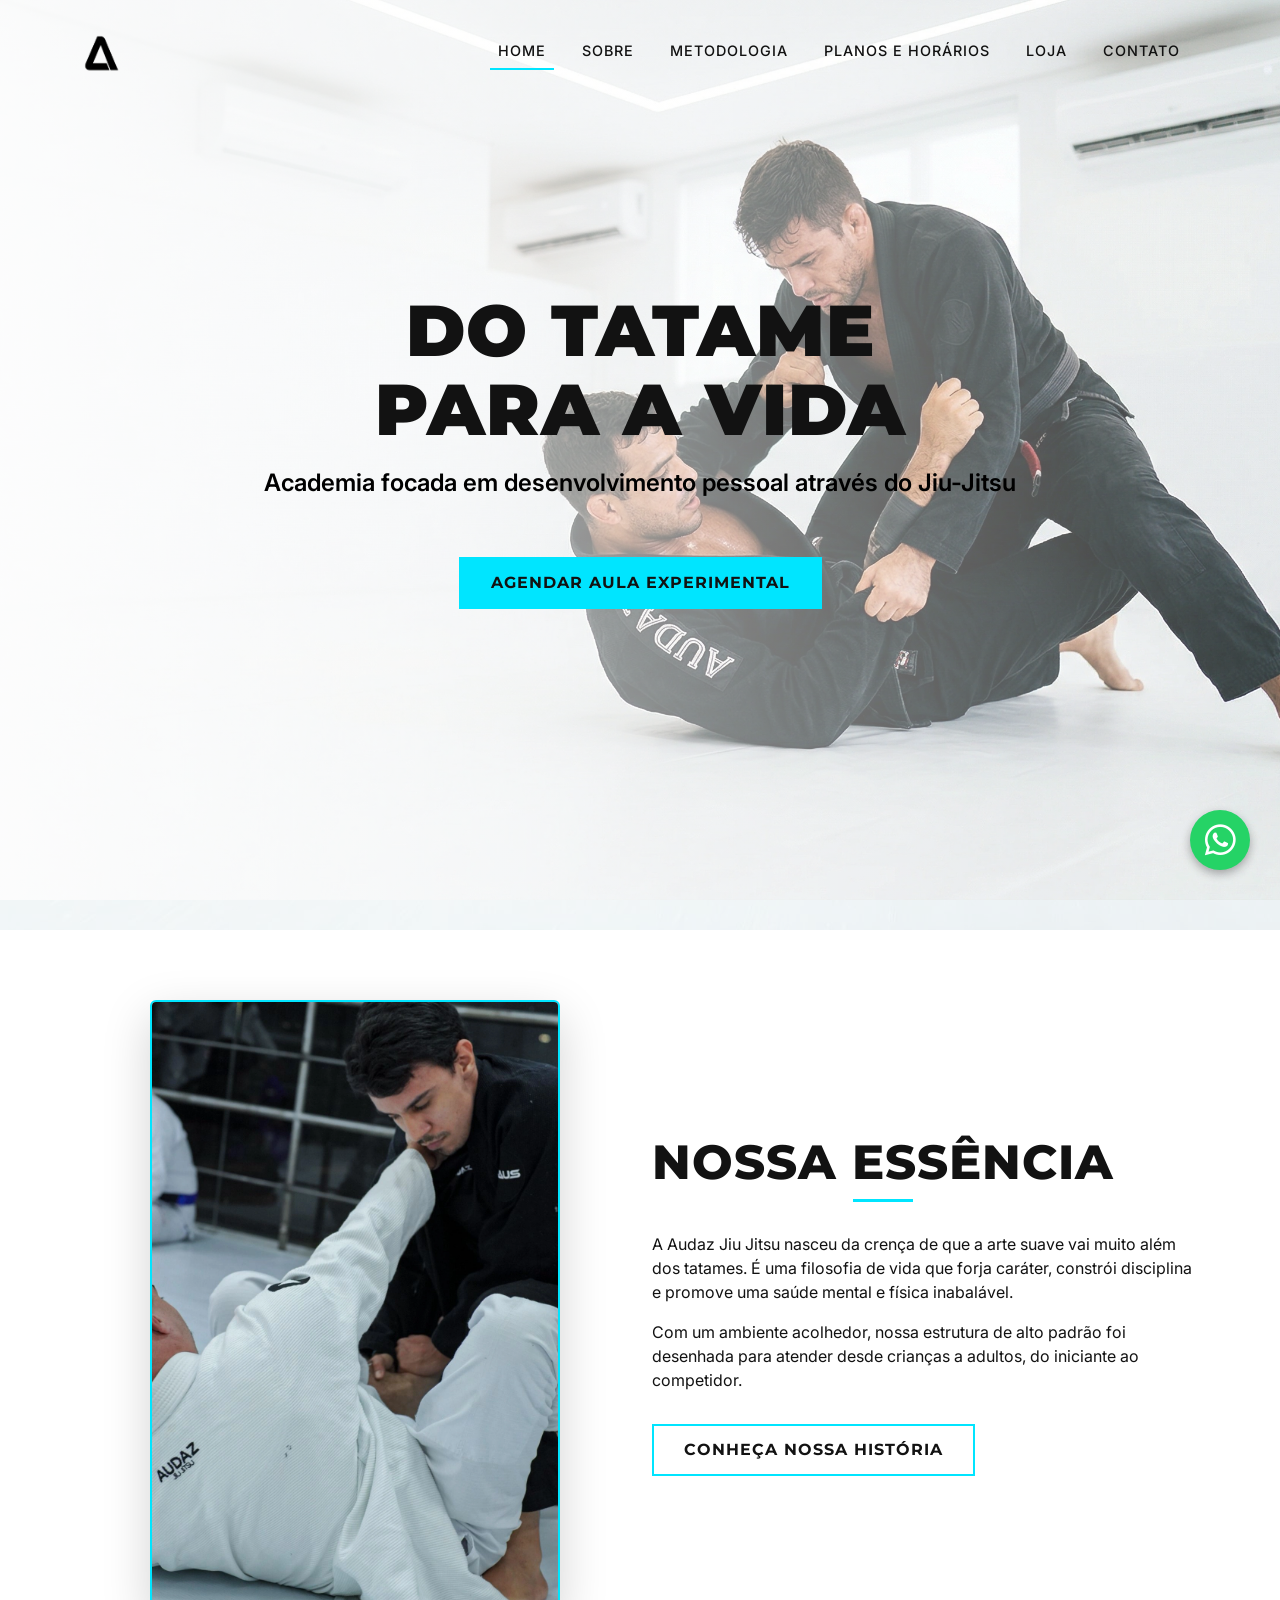
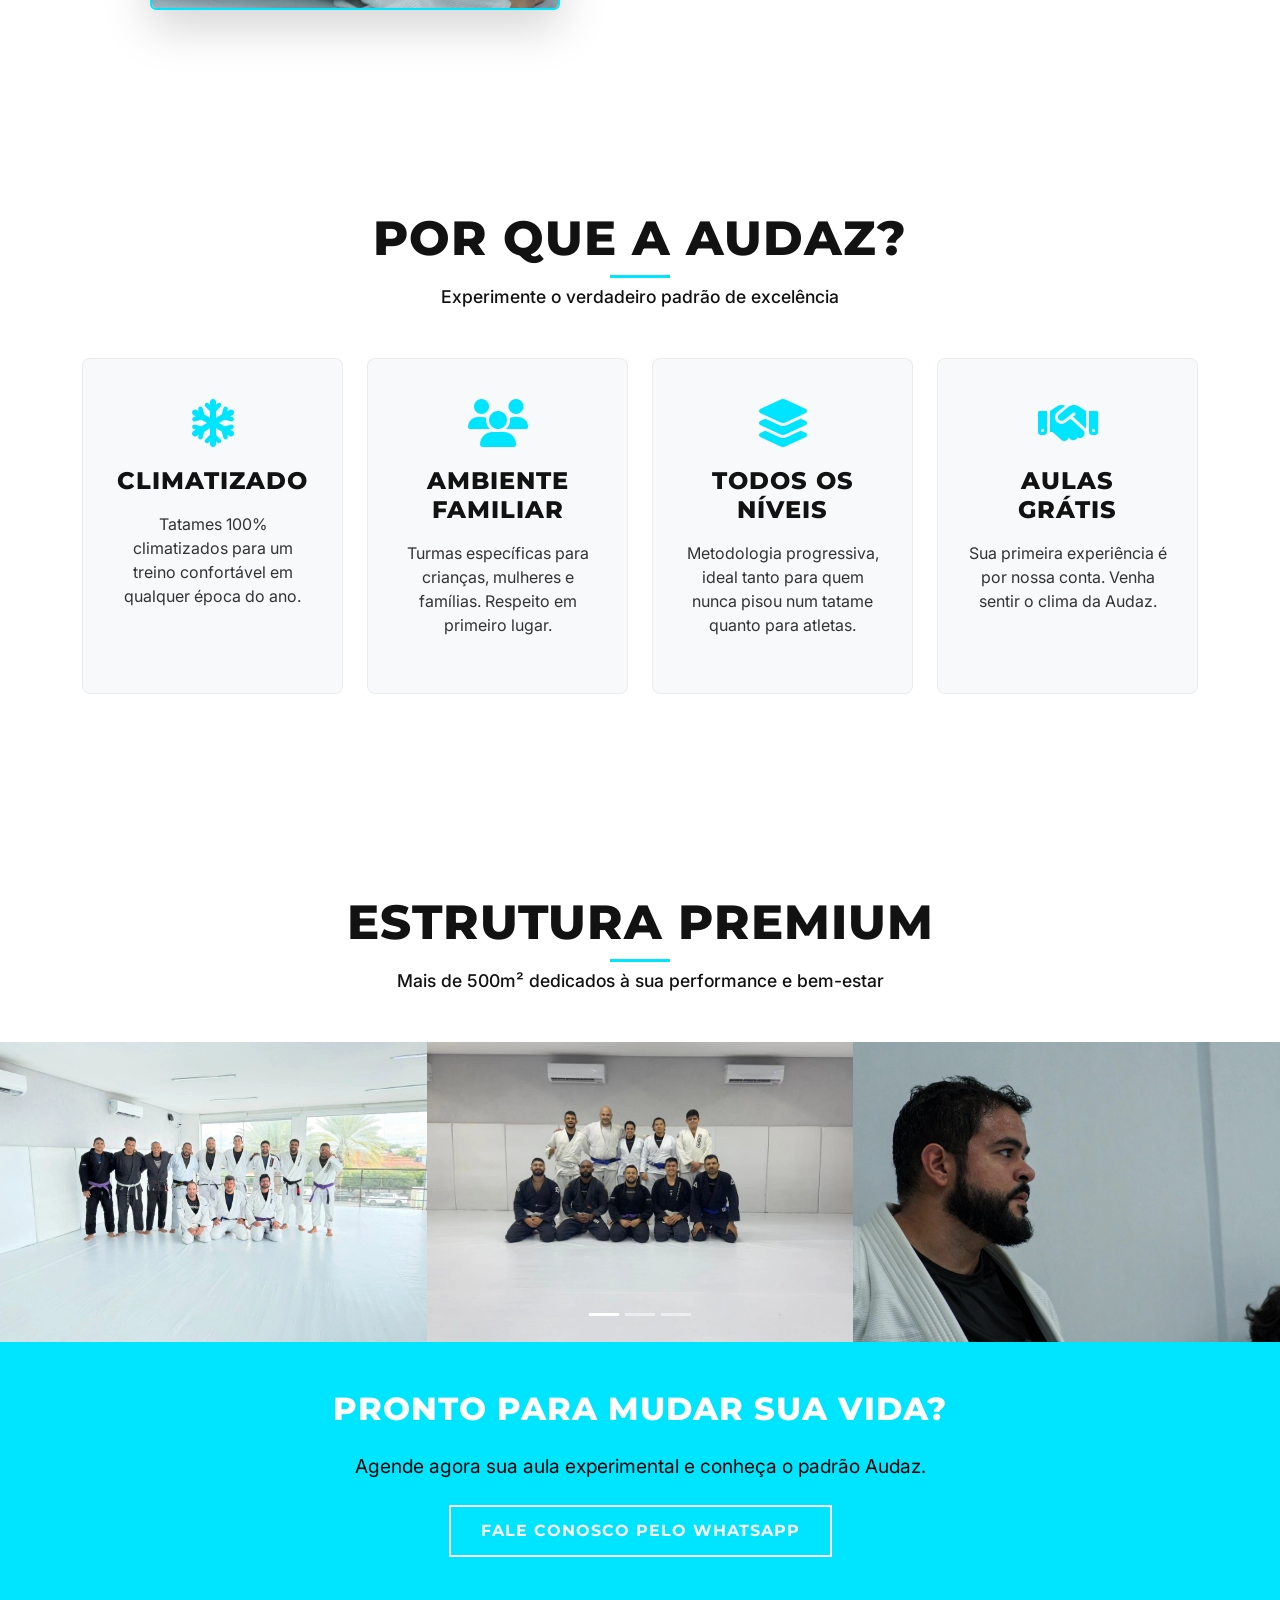
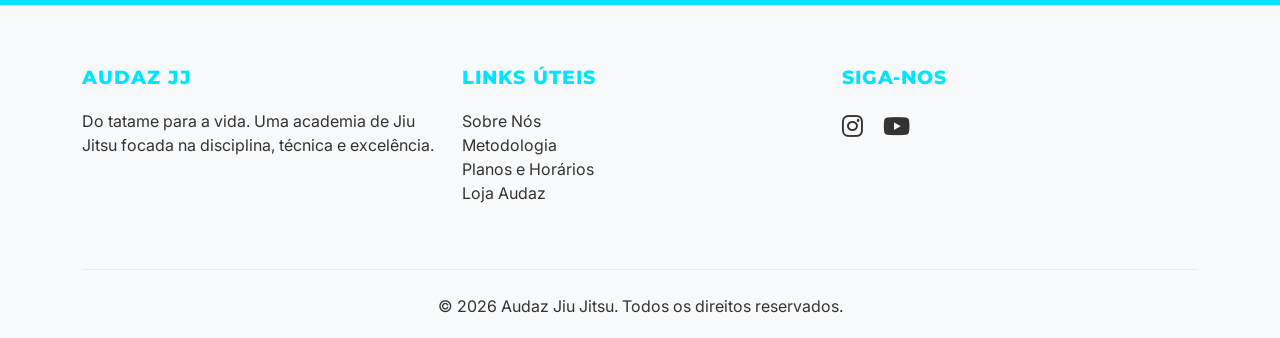
<file: site-efeito/index.html>
<!DOCTYPE html>
<html lang="pt-BR">
<head>
    <meta charset="UTF-8">
    <meta name="viewport" content="width=device-width, initial-scale=1.0">
    <title>Audaz Jiu Jitsu | Do tatame para a vida</title>
    <meta name="description" content="Academia de Jiu Jitsu de alto padrão. Focada no desenvolvimento pessoal, familiar e físico. Venha para a Audaz.">
    <!-- Bootstrap CSS -->
    <link href="https://cdn.jsdelivr.net/npm/bootstrap@5.3.2/dist/css/bootstrap.min.css" rel="stylesheet">
    <!-- AOS CSS -->
    <link href="https://unpkg.com/aos@2.3.1/dist/aos.css" rel="stylesheet">
    <!-- FontAwesome -->
    <link rel="stylesheet" href="https://cdnjs.cloudflare.com/ajax/libs/font-awesome/6.4.0/css/all.min.css">
    <!-- Custom CSS -->
    <link rel="stylesheet" href="css/style.css">
</head>
<body>

    <!-- Loader -->
    <div id="loader">
        <div class="spinner"></div>
    </div>

    <!-- Navbar -->
    <nav class="navbar navbar-expand-lg fixed-top">
        <div class="container">
            <a class="navbar-brand" href="index.html"><img src="assets/img/logo-fundo.png" alt="Audaz JJ" style="height: 40px; width: auto;"></a>
            <button class="navbar-toggler" type="button" data-bs-toggle="collapse" data-bs-target="#navbarNav" aria-controls="navbarNav" aria-expanded="false" aria-label="Toggle navigation">
                <i class="fa-solid fa-bars"></i>
            </button>
            <div class="collapse navbar-collapse justify-content-end" id="navbarNav">
                <ul class="navbar-nav">
                    <li class="nav-item"><a class="nav-link active" href="index.html">Home</a></li>
                    <li class="nav-item"><a class="nav-link" href="sobre.html">Sobre</a></li>
                    <li class="nav-item"><a class="nav-link" href="metodologia.html">Metodologia</a></li>
                    <li class="nav-item"><a class="nav-link" href="planos.html">Planos e Horários</a></li>
                    <li class="nav-item"><a class="nav-link" href="catalogo.html">Loja</a></li>
                    <li class="nav-item"><a class="nav-link" href="contato.html">Contato</a></li>
                </ul>
            </div>
        </div>
    </nav>

    <!-- Hero Section -->
    <header class="hero" style="background-image: url('assets/img/banner.webp');">
        <div class="container text-center" data-aos="fade-up">
            <h1>DO TATAME<br>PARA A VIDA</h1>
            <p>Academia focada em desenvolvimento pessoal através do Jiu-Jitsu</p>
            <a href="contato.html" class="btn btn-custom btn-custom-solid mt-4">Agendar Aula Experimental</a>
        </div>
    </header>

    <!-- Sobre Resumido -->
    <section class="about-summary bg-parallax" style="background-image: url('assets/img/Estrutura.webp');">
        <div class="container">
            <div class="row align-items-center">
                <div class="col-lg-6 mb-4 mb-lg-0" data-aos="fade-right">
                    <img src="assets/img/sobre.webp" alt="Treino Audaz" class="img-fluid rounded shadow-lg w-75 mx-auto d-block" style="border: 2px solid var(--accent-color);">
                </div>
                <div class="col-lg-6" data-aos="fade-left">
                    <h2 class="section-title">Nossa Essência</h2>
                    <p class="mt-4">A Audaz Jiu Jitsu nasceu da crença de que a arte suave vai muito além dos tatames. É uma filosofia de vida que forja caráter, constrói disciplina e promove uma saúde mental e física inabalável.</p>
                    <p>Com um ambiente acolhedor, nossa estrutura de alto padrão foi desenhada para atender desde crianças a adultos, do iniciante ao competidor.</p>
                    <a href="sobre.html" class="btn btn-custom mt-3">Conheça nossa história</a>
                </div>
            </div>
        </div>
    </section>

    <!-- Diferenciais -->
    <section class="differentials">
        <div class="container">
            <div class="text-center mb-5" data-aos="fade-up">
                <h2 class="section-title">Por que a Audaz?</h2>
                <p class="section-subtitle">Experimente o verdadeiro padrão de excelência</p>
            </div>
            <div class="row g-4">
                <div class="col-md-6 col-lg-3" data-aos="fade-up" data-aos-delay="100">
                    <div class="feature-box text-center">
                        <i class="fa-solid fa-snowflake feature-icon"></i>
                        <h4>Climatizado</h4>
                        <p class="text-muted mt-3">Tatames 100% climatizados para um treino confortável em qualquer época do ano.</p>
                    </div>
                </div>
                <div class="col-md-6 col-lg-3" data-aos="fade-up" data-aos-delay="200">
                    <div class="feature-box text-center">
                        <i class="fa-solid fa-users feature-icon"></i>
                        <h4>Ambiente Familiar</h4>
                        <p class="text-muted mt-3">Turmas específicas para crianças, mulheres e famílias. Respeito em primeiro lugar.</p>
                    </div>
                </div>
                <div class="col-md-6 col-lg-3" data-aos="fade-up" data-aos-delay="300">
                    <div class="feature-box text-center">
                        <i class="fa-solid fa-layer-group feature-icon"></i>
                        <h4>Todos os Níveis</h4>
                        <p class="text-muted mt-3">Metodologia progressiva, ideal tanto para quem nunca pisou num tatame quanto para atletas.</p>
                    </div>
                </div>
                <div class="col-md-6 col-lg-3" data-aos="fade-up" data-aos-delay="400">
                    <div class="feature-box text-center">
                        <i class="fa-solid fa-handshake feature-icon"></i>
                        <h4>Aulas Grátis</h4>
                        <p class="text-muted mt-3">Sua primeira experiência é por nossa conta. Venha sentir o clima da Audaz.</p>
                    </div>
                </div>
            </div>
        </div>
    </section>

    <!-- Estrutura -->
    <section class="structure bg-parallax" style="background-image: url('assets/img/Estrutura4.webp'); padding-bottom: 0;">
        <div class="container text-center" data-aos="fade-up">
            <h2 class="section-title">Estrutura Premium</h2>
            <p class="section-subtitle">Mais de 500m² dedicados à sua performance e bem-estar</p>
        </div>
        <div class="container-fluid px-0 mt-5" data-aos="fade-up">
            <div id="galleryCarousel" class="carousel slide" data-bs-ride="carousel">
                <div class="carousel-indicators">
                    <button type="button" data-bs-target="#galleryCarousel" data-bs-slide-to="0" class="active" aria-current="true" aria-label="Slide 1"></button>
                    <button type="button" data-bs-target="#galleryCarousel" data-bs-slide-to="1" aria-label="Slide 2"></button>
                    <button type="button" data-bs-target="#galleryCarousel" data-bs-slide-to="2" aria-label="Slide 3"></button>
                </div>
                <div class="carousel-inner">
                    <div class="carousel-item active" data-bs-interval="4000">
                        <div class="row g-0">
                            <div class="col-md-4">
                                <img src="assets/img/Estrutura.webp" alt="Tatames" class="img-fluid w-100" style="height: 300px; object-fit: cover;">
                            </div>
                            <div class="col-md-4">
                                <img src="assets/img/Estrutura2.webp" alt="Coworking" class="img-fluid w-100" style="height: 300px; object-fit: cover;">
                            </div>
                            <div class="col-md-4">
                                <img src="assets/img/Estrutura3.webp" alt="Recepção" class="img-fluid w-100" style="height: 300px; object-fit: cover;">
                            </div>
                        </div>
                    </div>
                    <div class="carousel-item" data-bs-interval="4000">
                        <div class="row g-0">
                            <div class="col-md-4">
                                <img src="assets/img/galeria.webp" alt="Galeria 1" class="img-fluid w-100" style="height: 300px; object-fit: cover;">
                            </div>
                            <div class="col-md-4">
                                <img src="assets/img/galeria-2.webp" alt="Galeria 2" class="img-fluid w-100" style="height: 300px; object-fit: cover;">
                            </div>
                            <div class="col-md-4">
                                <img src="assets/img/galeria-3.webp" alt="Galeria 3" class="img-fluid w-100" style="height: 300px; object-fit: cover;">
                            </div>
                        </div>
                    </div>
                    <div class="carousel-item" data-bs-interval="4000">
                        <div class="row g-0">
                            <div class="col-md-4">
                                <img src="assets/img/galeria-4.webp" alt="Galeria 4" class="img-fluid w-100" style="height: 300px; object-fit: cover;">
                            </div>
                            <div class="col-md-4">
                                <img src="assets/img/galeria-5.webp" alt="Galeria 5" class="img-fluid w-100" style="height: 300px; object-fit: cover;">
                            </div>
                            <div class="col-md-4">
                                <img src="assets/img/experimental.webp" alt="Galeria 6" class="img-fluid w-100" style="height: 300px; object-fit: cover;">
                            </div>
                        </div>
                    </div>
                </div>
            </div>
        </div>
    </section>

    <!-- CTA Section -->
    <section class="cta text-center py-5" style="background-color: var(--accent-color); color: var(--primary-color);">
        <div class="container" data-aos="fade-up">
            <h2 class="mb-4" style="font-family: var(--font-heading); font-weight: 800;">PRONTO PARA MUDAR SUA VIDA?</h2>
            <p class="mb-4" style="font-size: 1.2rem; color: #000;">Agende agora sua aula experimental e conheça o padrão Audaz.</p>
            <a href="contato.html" class="btn btn-custom" style="border-color: var(--primary-color); color: var(--primary-color);">Fale Conosco pelo WhatsApp</a>
        </div>
    </section>

    <!-- Footer -->
    <footer>
        <div class="container">
            <div class="row">
                <div class="col-md-4 mb-4">
                    <h3 class="footer-title">AUDAZ JJ</h3>
                    <p class="text-muted">Do tatame para a vida. Uma academia de Jiu Jitsu focada na disciplina, técnica e excelência.</p>
                </div>
                <div class="col-md-4 mb-4">
                    <h3 class="footer-title">Links Úteis</h3>
                    <ul class="list-unstyled">
                        <li><a href="sobre.html" class="text-muted">Sobre Nós</a></li>
                        <li><a href="metodologia.html" class="text-muted">Metodologia</a></li>
                        <li><a href="planos.html" class="text-muted">Planos e Horários</a></li>
                        <li><a href="catalogo.html" class="text-muted">Loja Audaz</a></li>
                    </ul>
                </div>
                <div class="col-md-4 mb-4">
                    <h3 class="footer-title">Siga-nos</h3>
                    <a href="#" class="text-muted me-3" style="font-size: 1.5rem;"><i class="fa-brands fa-instagram"></i></a>
                    <a href="#" class="text-muted me-3" style="font-size: 1.5rem;"><i class="fa-brands fa-youtube"></i></a>
                </div>
            </div>
            <div class="text-center mt-4 pt-4 border-top" style="border-color: rgba(0,0,0,0.05) !important;">
                <p class="text-muted mb-0">&copy; 2026 Audaz Jiu Jitsu. Todos os direitos reservados.</p>
            </div>
        </div>
    </footer>

    <!-- Bootstrap JS -->
    <script src="https://cdn.jsdelivr.net/npm/bootstrap@5.3.2/dist/js/bootstrap.bundle.min.js"></script>
    <!-- AOS JS -->
    <script src="https://unpkg.com/aos@2.3.1/dist/aos.js"></script>
    <!-- WhatsApp Fixed Button -->
    <a href="#" class="whatsapp-btn" target="_blank" aria-label="Falar no WhatsApp">
        <i class="fa-brands fa-whatsapp"></i>
    </a>

    <!-- Custom JS -->
    <script src="js/main.js"></script>
</body>
</html>
</file>
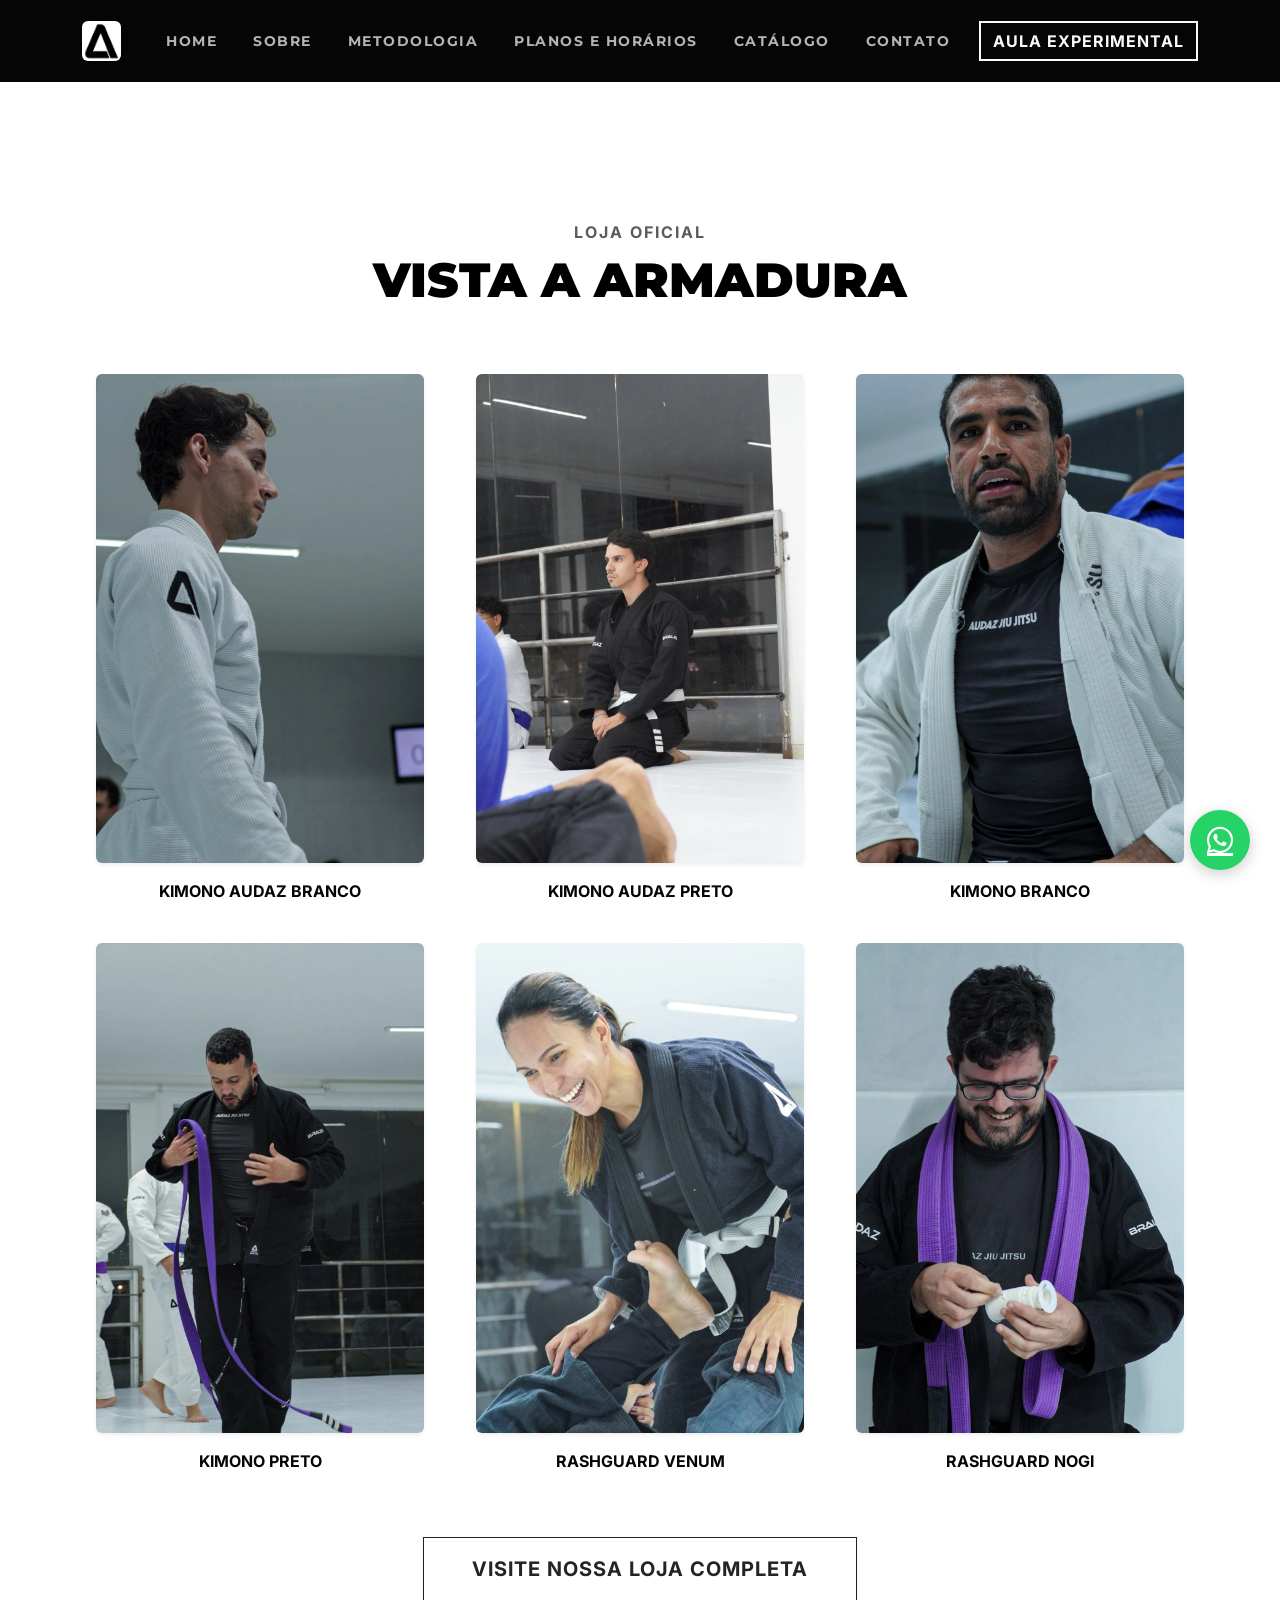
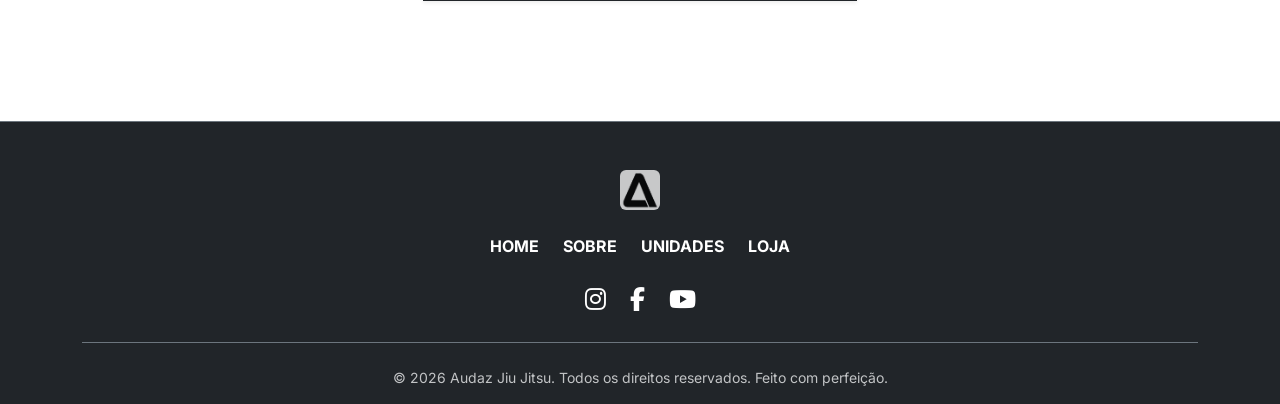
<file: catalogo.html>
<!DOCTYPE html>
<html lang="pt-BR">

<head>
    <meta charset="UTF-8">
    <meta name="viewport" content="width=device-width, initial-scale=1.0">
    <title>Audaz Jiu Jitsu | Evolução Física e Mental</title>
    <meta name="description"
        content="Academia Audaz Jiu Jitsu. Do tatame para a vida. Evolução física e mental para crianças, adultos e famílias em Petrolina e Juazeiro.">

    <link rel="icon" type="image/x-icon" href="assets/img/fav-icon.ico">
    <!-- Google Fonts: Inter and Oswald/Montserrat -->
    <link rel="preconnect" href="https://fonts.googleapis.com">
    <link rel="preconnect" href="https://fonts.gstatic.com" crossorigin>
    <link
        href="https://fonts.googleapis.com/css2?family=Inter:wght@300;400;500;600&family=Montserrat:wght@700;800;900&display=swap"
        rel="stylesheet">

    <!-- Bootstrap 5.3 CSS -->
    <link href="https://cdn.jsdelivr.net/npm/bootstrap@5.3.2/dist/css/bootstrap.min.css" rel="stylesheet">

    <!-- FontAwesome (Icons) -->
    <link rel="stylesheet" href="https://cdnjs.cloudflare.com/ajax/libs/font-awesome/6.4.2/css/all.min.css">

    <!-- AOS Animate CSS -->
    <link href="https://unpkg.com/aos@2.3.1/dist/aos.css" rel="stylesheet">

    <!-- Custom CSS -->
    <link rel="stylesheet" href="css/style.css">
</head>

<body data-bs-spy="scroll" data-bs-target="#mainNav" data-bs-offset="100" tabindex="0">
<!-- FLOATING WHATSAPP -->
    <a href="https://wa.me/558781079330" target="_blank" class="floating-wa">
        <i class="fa-brands fa-whatsapp"></i>
    </a>
<!-- HEADER / NAVBAR -->
    <nav id="mainNav" class="navbar navbar-expand-lg fixed-top py-3 bg-black">
        <div class="container">
            <a class="navbar-brand text-uppercase fw-bold" href="index.html">
                <img src="assets/img/logo.jpg" alt="Audaz Logo" class="logo-img rounded">
            </a>
            <button class="navbar-toggler" type="button" data-bs-toggle="collapse" data-bs-target="#navbarContent"
                aria-controls="navbarContent" aria-expanded="false" aria-label="Toggle navigation">
                <i class="fa-solid fa-bars text-white"></i>
            </button>
            <div class="collapse navbar-collapse" id="navbarContent">
                <ul class="navbar-nav mx-auto mb-2 mb-lg-0 text-center text-uppercase fw-bold nav-links">
                    <li class="nav-item"><a class="nav-link" href="index.html">Home</a></li>
                    <li class="nav-item"><a class="nav-link" href="sobre.html">Sobre</a></li>
                    <li class="nav-item"><a class="nav-link" href="metodologia.html">Metodologia</a></li>
                    <li class="nav-item"><a class="nav-link" href="planos.html">Planos e Horários</a></li>
                    <li class="nav-item"><a class="nav-link" href="catalogo.html">Catálogo</a></li>
                    <li class="nav-item"><a class="nav-link" href="contato.html">Contato</a></li>
                </ul>
                <div class="d-flex justify-content-center">
                    <a href="https://wa.me/558781079330?text=Oi,%20gostaria%20de%20agendar%20uma%20aula%20experimental!"
                        target="_blank" class="btn btn-outline-light rounded-0 text-uppercase fw-bold btn-aula">Aula
                        Experimental</a>
                </div>
            </div>
        </div>
    </nav>

    <div style="height: 100px; background-color: var(--black);"></div>

<!-- CATÁLOGO -->
    <section id="catalogo" class="py-s spacing-xl">
        <div class="container text-center">
            <span class="text-uppercase fw-bold text-muted d-block mb-2 letter-spacing">Loja Oficial</span>
            <h2 class="display-5 text-uppercase fw-900 text-black mb-5 pb-3">Vista a Armadura</h2>

            <div class="row g-4 justify-content-center mb-5">
                <div class="col-md-4 col-sm-6" data-aos="fade-up" data-aos-delay="100">
                    <figure class="cat-item">
                        <img src="assets/img/kimono-branco.webp" alt="Kimono Branco"
                            class="img-fluid rounded shadow-sm mx-auto d-block shop-img">
                        <figcaption class="mt-3 text-uppercase fw-bold">Kimono Audaz Branco</figcaption>
                    </figure>
                </div>
                <div class="col-md-4 col-sm-6" data-aos="fade-up" data-aos-delay="200">
                    <figure class="cat-item">
                        <img src="assets/img/teste.webp" alt="Kimono Preto"
                            class="img-fluid rounded shadow-sm mx-auto d-block shop-img">
                        <figcaption class="mt-3 text-uppercase fw-bold">Kimono Audaz Preto</figcaption>
                    </figure>
                </div>
                <div class="col-md-4 col-sm-6" data-aos="fade-up" data-aos-delay="300">
                    <figure class="cat-item">
                        <img src="assets/img/pedro.webp" alt="Kimono Branco"
                            class="img-fluid rounded shadow-sm mx-auto d-block shop-img">
                        <figcaption class="mt-3 text-uppercase fw-bold">Kimono Branco</figcaption>
                    </figure>
                </div>
                <div class="col-md-4 col-sm-6" data-aos="fade-up" data-aos-delay="400">
                    <figure class="cat-item">
                        <img src="assets/img/haru.webp" alt="Kimono Preto"
                            class="img-fluid rounded shadow-sm mx-auto d-block shop-img">
                        <figcaption class="mt-3 text-uppercase fw-bold">Kimono Preto</figcaption>
                    </figure>
                </div>
                <div class="col-md-4 col-sm-6" data-aos="fade-up" data-aos-delay="500">
                    <figure class="cat-item">
                        <img src="assets/img/karen.webp" alt="Rashguard Venum"
                            class="img-fluid rounded shadow-sm mx-auto d-block shop-img">
                        <figcaption class="mt-3 text-uppercase fw-bold">Rashguard Venum</figcaption>
                    </figure>
                </div>
                <div class="col-md-4 col-sm-6" data-aos="fade-up" data-aos-delay="600">
                    <figure class="cat-item">
                        <img src="assets/img/rash-guard.webp" alt="Rashguard Nogi"
                            class="img-fluid rounded shadow-sm mx-auto d-block shop-img">
                        <figcaption class="mt-3 text-uppercase fw-bold">Rashguard Nogi</figcaption>
                    </figure>
                </div>
            </div>
            <a href="https://google.com" target="_blank"
                class="btn btn-outline-dark rounded-0 px-5 py-3 text-uppercase fw-bold fs-5 shadow-sm"
                data-aos="fade-up">Visite nossa Loja Completa</a>
        </div>
    </section>

    

<!-- FOOTER -->
    <footer class="bg-dark text-white pt-5 pb-3 border-top border-secondary">
        <div class="container text-center">
            <img src="assets/img/logo.jpg" alt="Audaz Logo" class="mb-4 opacity-75 logo-img rounded">
            <div class="d-flex justify-content-center gap-4 mb-4">
                <a href="index.html" class="text-white text-decoration-none text-uppercase fw-bold font-inter fs-6">Home</a>
                <a href="sobre.html"
                    class="text-white text-decoration-none text-uppercase fw-bold font-inter fs-6">Sobre</a>
                <a href="planos.html"
                    class="text-white text-decoration-none text-uppercase fw-bold font-inter fs-6">Unidades</a>
                <a href="catalogo.html"
                    class="text-white text-decoration-none text-uppercase fw-bold font-inter fs-6">Loja</a>
            </div>
            <div class="social-icons d-flex justify-content-center gap-4 mb-4 pb-4 border-bottom border-secondary">
                <a href="#" class="text-white fs-4"><i class="fa-brands fa-instagram"></i></a>
                <a href="#" class="text-white fs-4"><i class="fa-brands fa-facebook-f"></i></a>
                <a href="#" class="text-white fs-4"><i class="fa-brands fa-youtube"></i></a>
            </div>
            <p class="text-light opacity-75 font-inter small mb-0">&copy;
                <script>document.write(new Date().getFullYear())</script> Audaz Jiu Jitsu. Todos os direitos reservados.
                Feito com perfeição.
            </p>
        </div>
    </footer>

    <!-- Bootstrap JS Bundle -->
    <script src="https://cdn.jsdelivr.net/npm/bootstrap@5.3.2/dist/js/bootstrap.bundle.min.js"></script>

    <!-- AOS Animate JS -->
    <script src="https://unpkg.com/aos@2.3.1/dist/aos.js"></script>

    <!-- Custom JS -->
    <script src="js/main.js"></script>
</body>

</html>
</file>
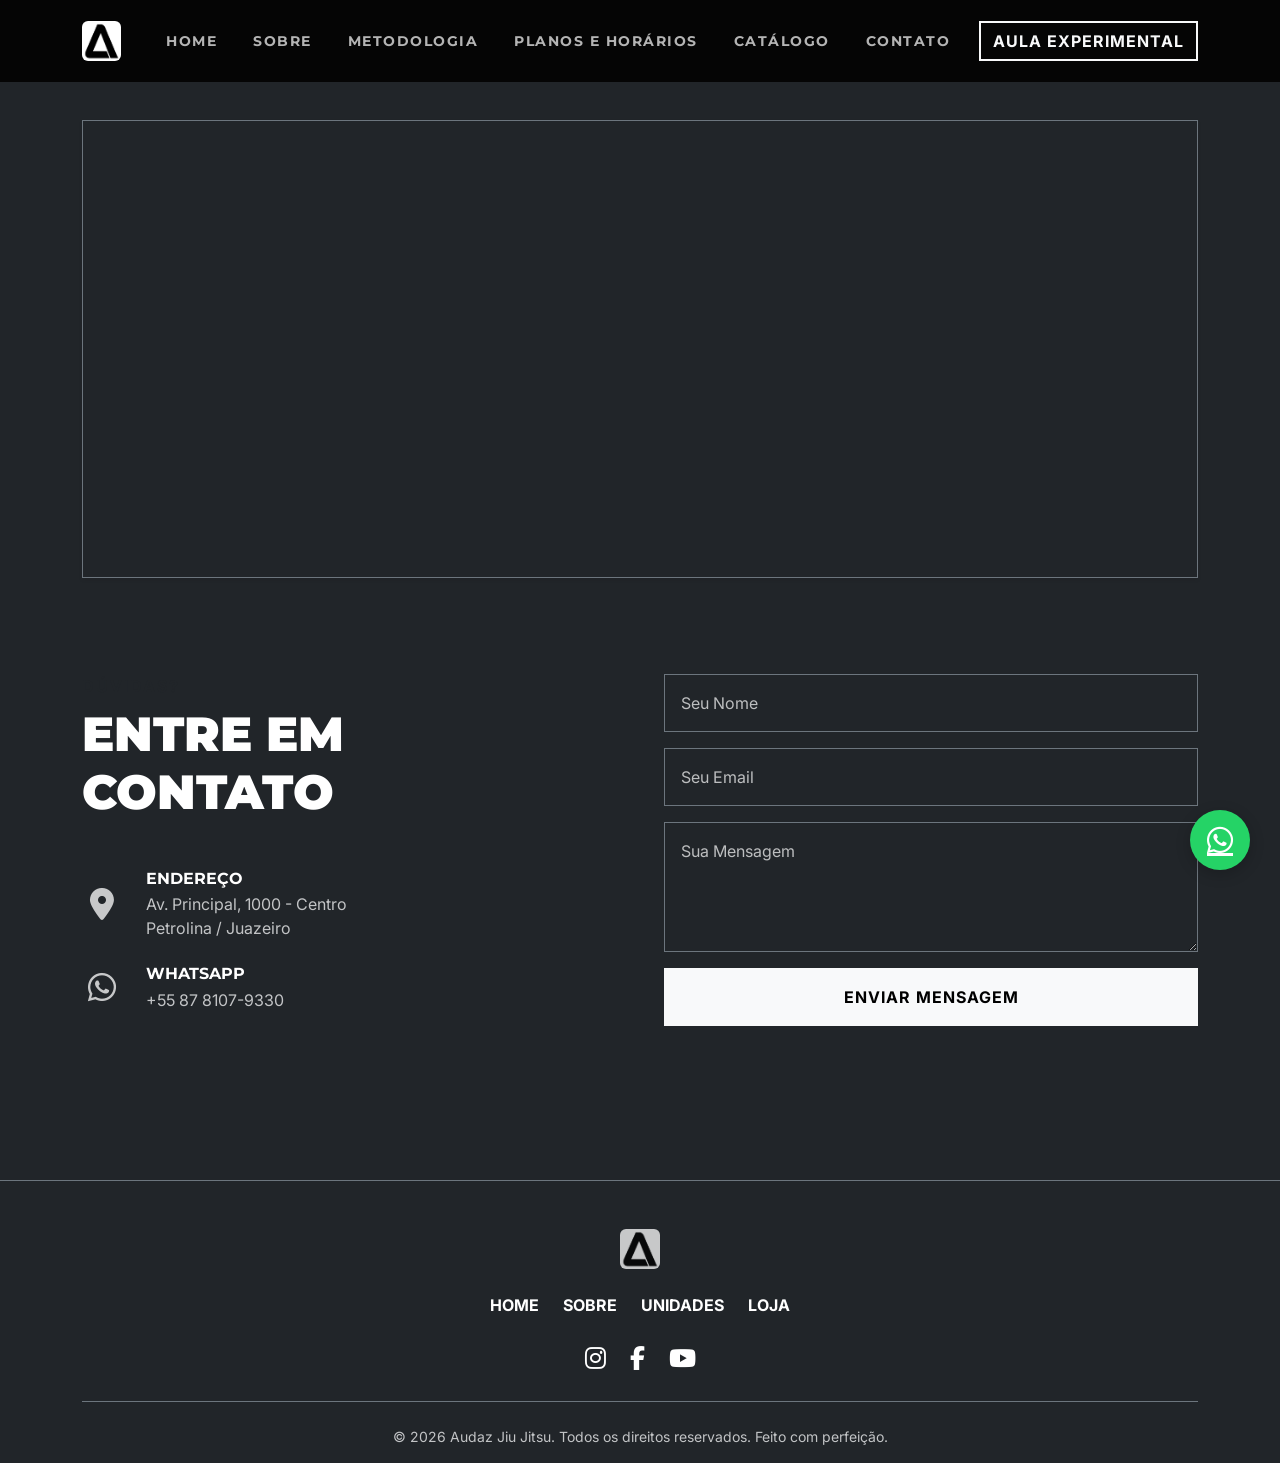
<file: contato.html>
<!DOCTYPE html>
<html lang="pt-BR">

<head>
    <meta charset="UTF-8">
    <meta name="viewport" content="width=device-width, initial-scale=1.0">
    <title>Audaz Jiu Jitsu | Evolução Física e Mental</title>
    <meta name="description"
        content="Academia Audaz Jiu Jitsu. Do tatame para a vida. Evolução física e mental para crianças, adultos e famílias em Petrolina e Juazeiro.">

    <link rel="icon" type="image/x-icon" href="assets/img/fav-icon.ico">
    <!-- Google Fonts: Inter and Oswald/Montserrat -->
    <link rel="preconnect" href="https://fonts.googleapis.com">
    <link rel="preconnect" href="https://fonts.gstatic.com" crossorigin>
    <link
        href="https://fonts.googleapis.com/css2?family=Inter:wght@300;400;500;600&family=Montserrat:wght@700;800;900&display=swap"
        rel="stylesheet">

    <!-- Bootstrap 5.3 CSS -->
    <link href="https://cdn.jsdelivr.net/npm/bootstrap@5.3.2/dist/css/bootstrap.min.css" rel="stylesheet">

    <!-- FontAwesome (Icons) -->
    <link rel="stylesheet" href="https://cdnjs.cloudflare.com/ajax/libs/font-awesome/6.4.2/css/all.min.css">

    <!-- AOS Animate CSS -->
    <link href="https://unpkg.com/aos@2.3.1/dist/aos.css" rel="stylesheet">

    <!-- Custom CSS -->
    <link rel="stylesheet" href="css/style.css">
</head>

<body data-bs-spy="scroll" data-bs-target="#mainNav" data-bs-offset="100" tabindex="0">
<!-- FLOATING WHATSAPP -->
    <a href="https://wa.me/558781079330" target="_blank" class="floating-wa">
        <i class="fa-brands fa-whatsapp"></i>
    </a>
<!-- HEADER / NAVBAR -->
    <nav id="mainNav" class="navbar navbar-expand-lg fixed-top py-3 bg-black">
        <div class="container">
            <a class="navbar-brand text-uppercase fw-bold" href="index.html">
                <img src="assets/img/logo.jpg" alt="Audaz Logo" class="logo-img rounded">
            </a>
            <button class="navbar-toggler" type="button" data-bs-toggle="collapse" data-bs-target="#navbarContent"
                aria-controls="navbarContent" aria-expanded="false" aria-label="Toggle navigation">
                <i class="fa-solid fa-bars text-white"></i>
            </button>
            <div class="collapse navbar-collapse" id="navbarContent">
                <ul class="navbar-nav mx-auto mb-2 mb-lg-0 text-center text-uppercase fw-bold nav-links">
                    <li class="nav-item"><a class="nav-link" href="index.html">Home</a></li>
                    <li class="nav-item"><a class="nav-link" href="sobre.html">Sobre</a></li>
                    <li class="nav-item"><a class="nav-link" href="metodologia.html">Metodologia</a></li>
                    <li class="nav-item"><a class="nav-link" href="planos.html">Planos e Horários</a></li>
                    <li class="nav-item"><a class="nav-link" href="catalogo.html">Catálogo</a></li>
                    <li class="nav-item"><a class="nav-link" href="contato.html">Contato</a></li>
                </ul>
                <div class="d-flex justify-content-center">
                    <a href="https://wa.me/558781079330?text=Oi,%20gostaria%20de%20agendar%20uma%20aula%20experimental!"
                        target="_blank" class="btn btn-outline-light rounded-0 text-uppercase fw-bold btn-aula">Aula
                        Experimental</a>
                </div>
            </div>
        </div>
    </nav>

    <div style="background-color: var(--black);"></div>

<!-- CONTATO / MAPA -->
    <section id="contato" class="py-s spacing-xl bg-dark text-white">
        <div class="container">
            <!-- Mapa em cima -->
            <div class="row mb-5" data-aos="fade-up">
                <div class="col-12">
                    <div class="w-100 border border-secondary shadow-sm">
                        <iframe src="https://www.google.com/maps/embed?pb=!1m18!1m12!1m3!1d3936.395400930145!2d-40.4886736!3d-9.3866509!2m3!1f0!2f0!3f0!3m2!1i1024!2i768!4f13.1!3m3!1m2!1s0x7737178b0cb0401%3A0x55318b1eaa59f861!2sAudaz%20Jiu%20Jitsu%20Petrolina!5e0!3m2!1spt-BR!2sbr!4v1775783221968!5m2!1spt-BR!2sbr" width="100%" height="450" style="border:0;" allowfullscreen="" loading="lazy" referrerpolicy="no-referrer-when-downgrade"></iframe>
                    </div>
                </div>
            </div>

            <!-- Infos e Form -->
            <div class="row g-5 mt-2 justify-content-between">
                <div class="col-lg-5" data-aos="fade-right">
                    <span class="text-uppercase fw-bold text-muted d-block mb-2 letter-spacing">Dúvidas?</span>
                    <h2 class="display-5 text-uppercase fw-900 mb-5">Entre em Contato</h2>
                    <ul class="list-unstyled mb-5 font-inter">
                        <li class="d-flex mb-4 align-items-center">
                            <div class="me-4 text-center" style="width: 40px;">
                                <i class="fa-solid fa-location-dot fs-2 text-white opacity-75"></i>
                            </div>
                            <div>
                                <h6 class="text-uppercase fw-bold mb-1">Endereço</h6>
                                <span class="text-light opacity-75 font-inter">Av. Principal, 1000 - Centro<br>Petrolina
                                    / Juazeiro</span>
                            </div>
                        </li>
                        <li class="d-flex align-items-center">
                            <div class="me-4 text-center" style="width: 40px;">
                                <i class="fa-brands fa-whatsapp fs-2 text-white opacity-75"></i>
                            </div>
                            <div>
                                <h6 class="text-uppercase fw-bold mb-1">WhatsApp</h6>
                                <span class="text-light opacity-75 font-inter">+55 87 8107-9330</span>
                            </div>
                        </li>
                    </ul>
                </div>

                <div class="col-lg-6" data-aos="fade-left">
                    <form class="font-inter">
                        <div class="mb-3">
                            <input type="text"
                                class="form-control rounded-0 border-secondary bg-transparent text-white p-3"
                                placeholder="Seu Nome" required>
                        </div>
                        <div class="mb-3">
                            <input type="email"
                                class="form-control rounded-0 border-secondary bg-transparent text-white p-3"
                                placeholder="Seu Email" required>
                        </div>
                        <div class="mb-3">
                            <textarea class="form-control rounded-0 border-secondary bg-transparent text-white p-3"
                                rows="4" placeholder="Sua Mensagem" required></textarea>
                        </div>
                        <button type="submit" class="btn btn-light rounded-0 text-uppercase fw-bold w-100 py-3">Enviar
                            Mensagem</button>
                    </form>
                </div>
            </div>
        </div>
    </section>

    

<!-- FOOTER -->
    <footer class="bg-dark text-white pt-5 pb-3 border-top border-secondary">
        <div class="container text-center">
            <img src="assets/img/logo.jpg" alt="Audaz Logo" class="mb-4 opacity-75 logo-img rounded">
            <div class="d-flex justify-content-center gap-4 mb-4">
                <a href="index.html" class="text-white text-decoration-none text-uppercase fw-bold font-inter fs-6">Home</a>
                <a href="sobre.html"
                    class="text-white text-decoration-none text-uppercase fw-bold font-inter fs-6">Sobre</a>
                <a href="planos.html"
                    class="text-white text-decoration-none text-uppercase fw-bold font-inter fs-6">Unidades</a>
                <a href="catalogo.html"
                    class="text-white text-decoration-none text-uppercase fw-bold font-inter fs-6">Loja</a>
            </div>
            <div class="social-icons d-flex justify-content-center gap-4 mb-4 pb-4 border-bottom border-secondary">
                <a href="#" class="text-white fs-4"><i class="fa-brands fa-instagram"></i></a>
                <a href="#" class="text-white fs-4"><i class="fa-brands fa-facebook-f"></i></a>
                <a href="#" class="text-white fs-4"><i class="fa-brands fa-youtube"></i></a>
            </div>
            <p class="text-light opacity-75 font-inter small mb-0">&copy;
                <script>document.write(new Date().getFullYear())</script> Audaz Jiu Jitsu. Todos os direitos reservados.
                Feito com perfeição.
            </p>
        </div>
    </footer>

    <!-- Bootstrap JS Bundle -->
    <script src="https://cdn.jsdelivr.net/npm/bootstrap@5.3.2/dist/js/bootstrap.bundle.min.js"></script>

    <!-- AOS Animate JS -->
    <script src="https://unpkg.com/aos@2.3.1/dist/aos.js"></script>

    <!-- Custom JS -->
    <script src="js/main.js"></script>
</body>

</html>
</file>
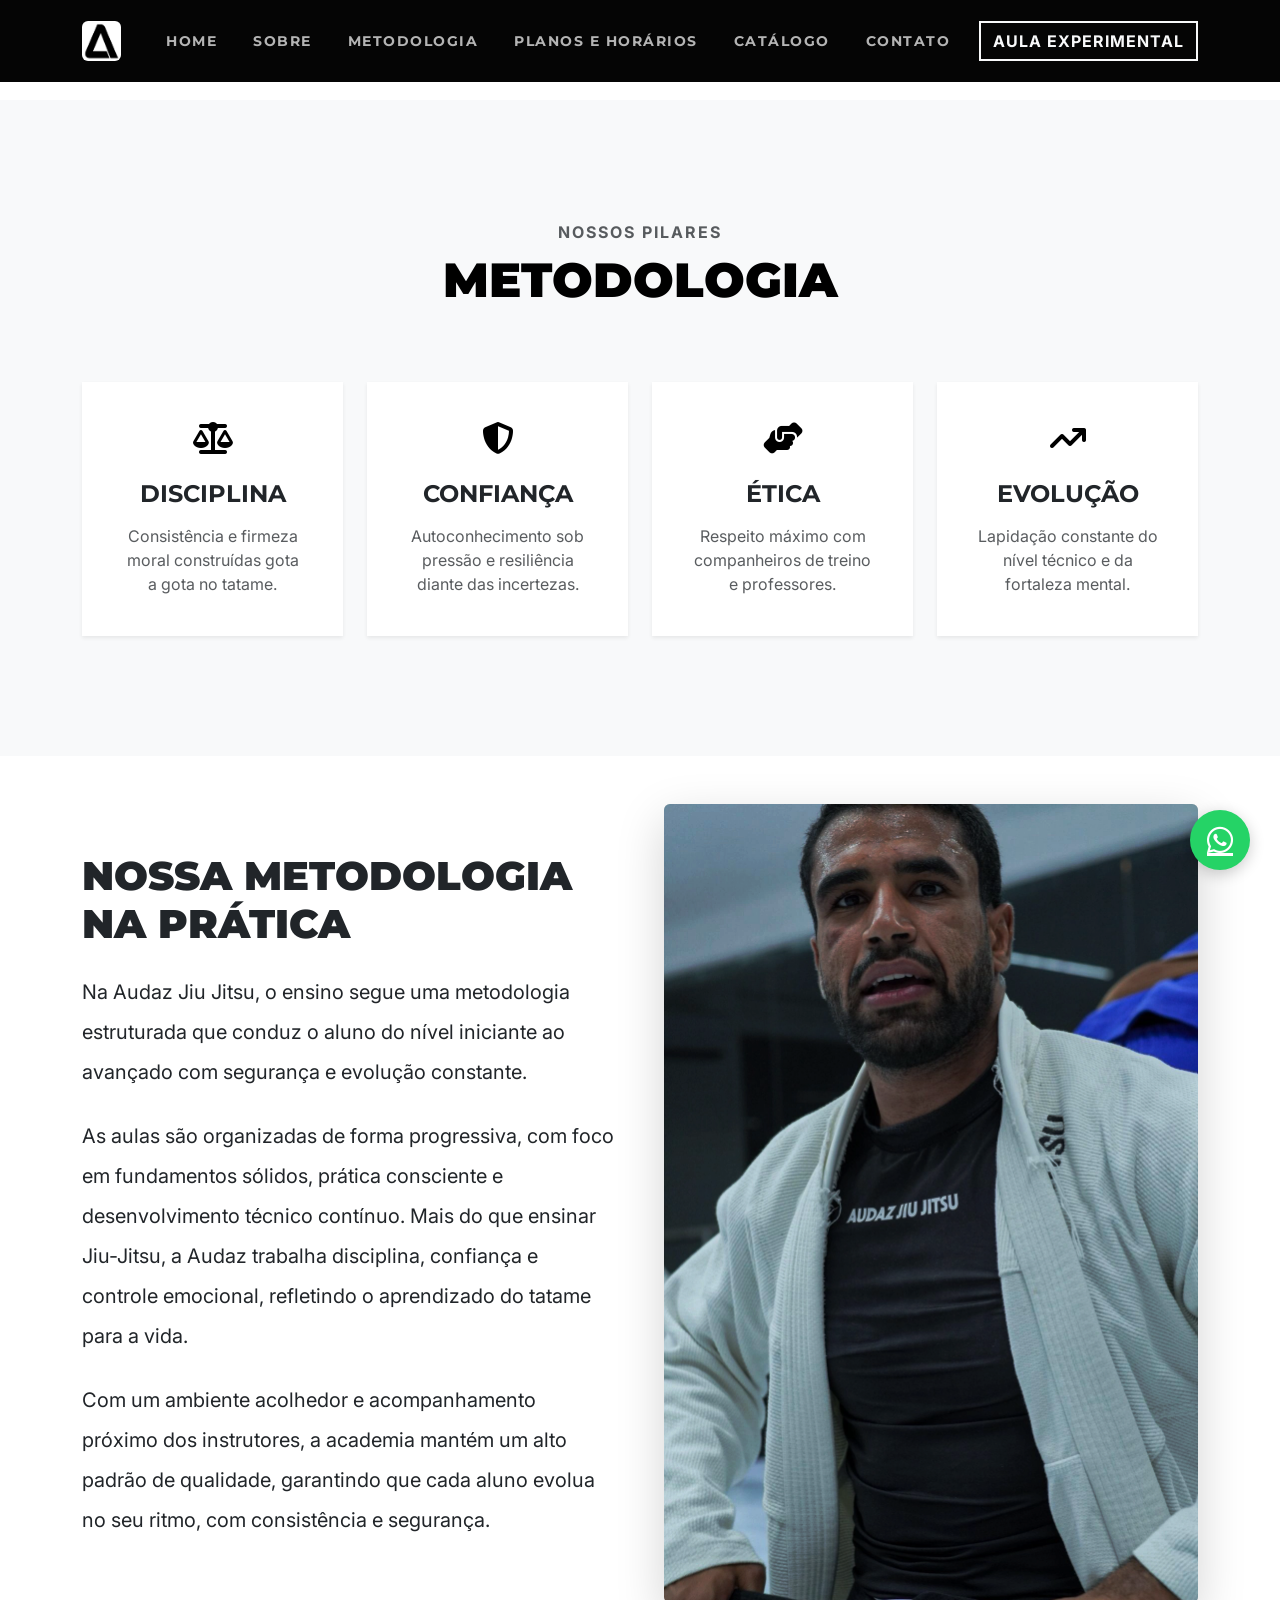
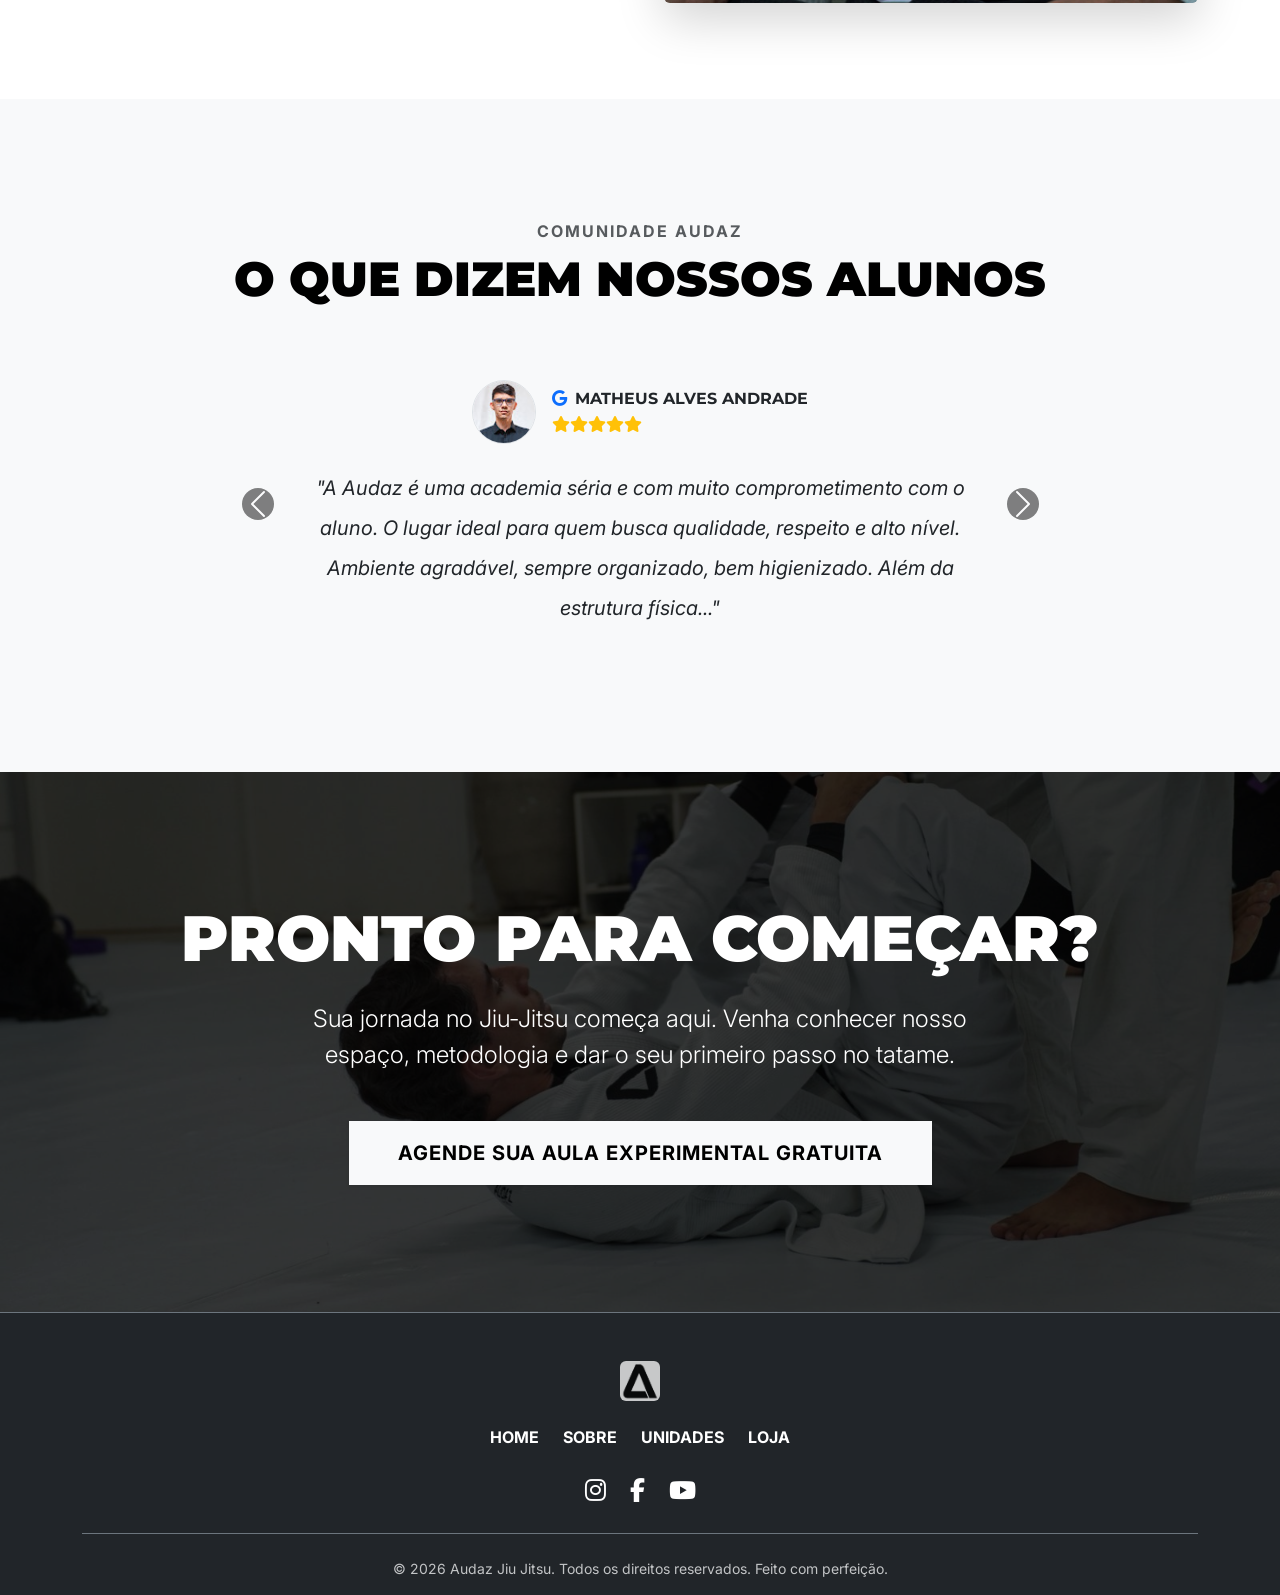
<file: metodologia.html>
<!DOCTYPE html>
<html lang="pt-BR">

<head>
    <meta charset="UTF-8">
    <meta name="viewport" content="width=device-width, initial-scale=1.0">
    <title>Audaz Jiu Jitsu | Evolução Física e Mental</title>
    <meta name="description"
        content="Academia Audaz Jiu Jitsu. Do tatame para a vida. Evolução física e mental para crianças, adultos e famílias em Petrolina e Juazeiro.">

    <link rel="icon" type="image/x-icon" href="assets/img/fav-icon.ico">
    <!-- Google Fonts: Inter and Oswald/Montserrat -->
    <link rel="preconnect" href="https://fonts.googleapis.com">
    <link rel="preconnect" href="https://fonts.gstatic.com" crossorigin>
    <link
        href="https://fonts.googleapis.com/css2?family=Inter:wght@300;400;500;600&family=Montserrat:wght@700;800;900&display=swap"
        rel="stylesheet">

    <!-- Bootstrap 5.3 CSS -->
    <link href="https://cdn.jsdelivr.net/npm/bootstrap@5.3.2/dist/css/bootstrap.min.css" rel="stylesheet">

    <!-- FontAwesome (Icons) -->
    <link rel="stylesheet" href="https://cdnjs.cloudflare.com/ajax/libs/font-awesome/6.4.2/css/all.min.css">

    <!-- AOS Animate CSS -->
    <link href="https://unpkg.com/aos@2.3.1/dist/aos.css" rel="stylesheet">

    <!-- Custom CSS -->
    <link rel="stylesheet" href="css/style.css">
</head>

<body data-bs-spy="scroll" data-bs-target="#mainNav" data-bs-offset="100" tabindex="0">
<!-- FLOATING WHATSAPP -->
    <a href="https://wa.me/558781079330" target="_blank" class="floating-wa">
        <i class="fa-brands fa-whatsapp"></i>
    </a>
<!-- HEADER / NAVBAR -->
    <nav id="mainNav" class="navbar navbar-expand-lg fixed-top py-3 bg-black">
        <div class="container">
            <a class="navbar-brand text-uppercase fw-bold" href="index.html">
                <img src="assets/img/logo.jpg" alt="Audaz Logo" class="logo-img rounded">
            </a>
            <button class="navbar-toggler" type="button" data-bs-toggle="collapse" data-bs-target="#navbarContent"
                aria-controls="navbarContent" aria-expanded="false" aria-label="Toggle navigation">
                <i class="fa-solid fa-bars text-white"></i>
            </button>
            <div class="collapse navbar-collapse" id="navbarContent">
                <ul class="navbar-nav mx-auto mb-2 mb-lg-0 text-center text-uppercase fw-bold nav-links">
                    <li class="nav-item"><a class="nav-link" href="index.html">Home</a></li>
                    <li class="nav-item"><a class="nav-link" href="sobre.html">Sobre</a></li>
                    <li class="nav-item"><a class="nav-link" href="metodologia.html">Metodologia</a></li>
                    <li class="nav-item"><a class="nav-link" href="planos.html">Planos e Horários</a></li>
                    <li class="nav-item"><a class="nav-link" href="catalogo.html">Catálogo</a></li>
                    <li class="nav-item"><a class="nav-link" href="contato.html">Contato</a></li>
                </ul>
                <div class="d-flex justify-content-center">
                    <a href="https://wa.me/558781079330?text=Oi,%20gostaria%20de%20agendar%20uma%20aula%20experimental!"
                        target="_blank" class="btn btn-outline-light rounded-0 text-uppercase fw-bold btn-aula">Aula
                        Experimental</a>
                </div>
            </div>
        </div>
    </nav>

    <div style="height: 100px; background-color: var(--black);"></div>

<!-- METODOLOGIA -->
    <section id="metodologia" class="py-s spacing-xl bg-light">
        <div class="container">
            <div class="text-center mb-5 pb-3" data-aos="fade-up">
                <span class="text-uppercase fw-bold text-muted d-block mb-2 letter-spacing">Nossos Pilares</span>
                <h2 class="display-5 text-uppercase fw-900 text-black">Metodologia</h2>
            </div>
            <div class="row g-4">
                <div class="col-md-6 col-lg-3" data-aos="fade-up" data-aos-delay="100">
                    <div class="card h-100 border-0 rounded-0 shadow-sm text-center p-4 card-hover">
                        <div class="card-body">
                            <div class="icon-wrapper mb-4 mx-auto text-black">
                                <i class="fa-solid fa-scale-balanced fa-2x"></i>
                            </div>
                            <h4 class="text-uppercase fw-bold mb-3">Disciplina</h4>
                            <p class="text-muted font-inter mb-0">Consistência e firmeza moral construídas gota a gota
                                no tatame.</p>
                        </div>
                    </div>
                </div>
                <div class="col-md-6 col-lg-3" data-aos="fade-up" data-aos-delay="200">
                    <div class="card h-100 border-0 rounded-0 shadow-sm text-center p-4 card-hover">
                        <div class="card-body">
                            <div class="icon-wrapper mb-4 mx-auto text-black">
                                <i class="fa-solid fa-shield-halved fa-2x"></i>
                            </div>
                            <h4 class="text-uppercase fw-bold mb-3">Confiança</h4>
                            <p class="text-muted font-inter mb-0">Autoconhecimento sob pressão e resiliência diante das
                                incertezas.</p>
                        </div>
                    </div>
                </div>
                <div class="col-md-6 col-lg-3" data-aos="fade-up" data-aos-delay="300">
                    <div class="card h-100 border-0 rounded-0 shadow-sm text-center p-4 card-hover">
                        <div class="card-body">
                            <div class="icon-wrapper mb-4 mx-auto text-black">
                                <i class="fa-solid fa-handshake-angle fa-2x"></i>
                            </div>
                            <h4 class="text-uppercase fw-bold mb-3">Ética</h4>
                            <p class="text-muted font-inter mb-0">Respeito máximo com companheiros de treino e
                                professores.</p>
                        </div>
                    </div>
                </div>
                <div class="col-md-6 col-lg-3" data-aos="fade-up" data-aos-delay="400">
                    <div class="card h-100 border-0 rounded-0 shadow-sm text-center p-4 card-hover">
                        <div class="card-body">
                            <div class="icon-wrapper mb-4 mx-auto text-black">
                                <i class="fa-solid fa-arrow-trend-up fa-2x"></i>
                            </div>
                            <h4 class="text-uppercase fw-bold mb-3">Evolução</h4>
                            <p class="text-muted font-inter mb-0">Lapidação constante do nível técnico e da fortaleza
                                mental.</p>
                        </div>
                    </div>
                </div>
            </div>
        </div>
    </section>

    <!-- TEXTO METODOLOGIA DETALHADO -->
    <section class="py-5 bg-white text-dark">
        <div class="container pb-5">
            <div class="row align-items-center g-5">
                <div class="col-lg-6" data-aos="fade-right">
                    <h2 class="display-6 text-uppercase fw-900 mb-4">Nossa Metodologia na Prática</h2>
                    <p class="fs-5 font-inter lh-lg mb-4">
                        Na Audaz Jiu Jitsu, o ensino segue uma metodologia estruturada que conduz o aluno do nível iniciante ao avançado com segurança e evolução constante.
                    </p>
                    <p class="fs-5 font-inter lh-lg mb-4">
                        As aulas são organizadas de forma progressiva, com foco em fundamentos sólidos, prática consciente e desenvolvimento técnico contínuo. Mais do que ensinar Jiu-Jitsu, a Audaz trabalha disciplina, confiança e controle emocional, refletindo o aprendizado do tatame para a vida.
                    </p>
                    <p class="fs-5 font-inter lh-lg">
                        Com um ambiente acolhedor e acompanhamento próximo dos instrutores, a academia mantém um alto padrão de qualidade, garantindo que cada aluno evolua no seu ritmo, com consistência e segurança.
                    </p>
                </div>
                <div class="col-lg-6 text-center" data-aos="fade-left" data-aos-delay="200">
                    <div class="position-relative d-inline-block">
                        <!-- Imagem placeholder que vc usou em sobre/galeria, mas com animacao AOS -->
                        <img src="assets/img/pedro.webp" alt="Metodologia Audaz" class="img-fluid rounded shadow-lg hover-zoom" style="max-height: 800px; object-fit: cover;">
                        <div class="position-absolute top-0 start-0 w-100 h-100 bg-black opacity-25 rounded hover-zoom transition-all" style="mix-blend-mode: overlay;"></div>
                    </div>
                </div>
            </div>
        </div>
    </section>

<!-- DEPOIMENTOS -->
    <section id="depoimentos" class="py-s spacing-xl bg-light">
        <div class="container text-center">
            <span class="text-uppercase fw-bold text-muted d-block mb-2 letter-spacing">Comunidade Audaz</span>
            <h2 class="display-5 text-uppercase fw-900 text-black mb-5">O que dizem nossos alunos</h2>

            <div id="testimonialCarousel" class="carousel slide max-w-900 mx-auto" data-bs-ride="carousel"
                data-bs-interval="4000">
                <div class="carousel-inner" style="min-height: 250px;">
                    <!-- Depoimento 1 -->
                    <div class="carousel-item active px-2 py-4">
                        <a href="https://www.google.com/search?q=audaz+jiu+jitsu&oq=audaz+j&gs_lcrp=EgZjaHJvbWUqDggAEEUYJxg7GIAEGIoFMg4IABBFGCcYOxiABBiKBTIGCAEQIxgnMgYIAhBFGDkyCQgDEEUYOxiABDIVCAQQLhhDGK8BGMcBGIAEGIoFGI4FMgYIBRBFGDwyBggGEEUYPTIGCAcQRRg90gEIMTI1M2owajeoAgCwAgA&sourceid=chrome&ie=UTF-8#lrd=0x7737178b0cb0401:0x55318b1eaa59f861,1,,,,"
                            target="_blank"
                            class="text-decoration-none d-block card border-0 bg-transparent w-75 mx-auto"
                            title="A Audaz é uma academia séria e com muito comprometimento com o aluno. O lugar ideal para quem busca qualidade, respeito e alto nível. Ambiente agradável, sempre organizado, bem higienizado. Além da estrutura física, a estrutura organizacional dos treinos, dos ensinamentos e todo o conjunto que faz o Jiu-Jitsu é muito bem elaborado. Audaz é para quem quer competir, é para quem quer viver o lifestyle do jiu-jitsu, para quem busca praticar um esporte de maneira não competitiva, a academia proporciona o crescimento de acordo com seu objetivo. Vem ser AUDAZ. Oss!">
                            <div class="d-flex align-items-center justify-content-center mb-4">
                                <img src="assets/img/coment1.jpg" alt="Avaliação" class="rounded-circle me-3 border"
                                    style="width: 64px; height: 64px; object-fit: cover;">
                                <div class="text-start">
                                    <h6 class="text-uppercase fw-bold mb-1 text-dark d-flex align-items-center">
                                        <i class="fa-brands fa-google text-primary me-2"></i> Matheus Alves Andrade
                                    </h6>
                                    <div class="text-warning small fs-6">
                                        <i class="fa-solid fa-star"></i><i class="fa-solid fa-star"></i><i
                                            class="fa-solid fa-star"></i><i class="fa-solid fa-star"></i><i
                                            class="fa-solid fa-star"></i>
                                    </div>
                                </div>
                            </div>
                            <p class="font-inter fs-5 lh-lg fst-italic text-dark mb-0">"A Audaz é uma academia séria e
                                com muito comprometimento com o aluno. O lugar ideal para quem busca qualidade, respeito
                                e alto nível. Ambiente agradável, sempre organizado, bem higienizado. Além da estrutura
                                física..."</p>
                        </a>
                    </div>
                    <!-- Depoimento 2 -->
                    <div class="carousel-item px-2 py-4">
                        <a href="https://www.google.com/search?q=audaz+jiu+jitsu&oq=audaz+j&gs_lcrp=EgZjaHJvbWUqDggAEEUYJxg7GIAEGIoFMg4IABBFGCcYOxiABBiKBTIGCAEQIxgnMgYIAhBFGDkyCQgDEEUYOxiABDIVCAQQLhhDGK8BGMcBGIAEGIoFGI4FMgYIBRBFGDwyBggGEEUYPTIGCAcQRRg90gEIMTI1M2owajeoAgCwAgA&sourceid=chrome&ie=UTF-8#lrd=0x7737178b0cb0401:0x55318b1eaa59f861,1,,,,"
                            target="_blank"
                            class="text-decoration-none d-block card border-0 bg-transparent w-75 mx-auto"
                            title="A Audaz me proporcionou muito além de aulas de jiujitsu. Desde a aula experimental tive acolhimento, segurança nos treinos por ter uma metodologia de ensino extremamente técnica e respeitosa. Sensei e professores éticos e comprometidos ✅ Organização✅ Limpeza✅ Diversidade de horários ✅ Alto nível técnico ✅ Alunos solícitos✅ Muito Jiujitsu ✅">
                            <div class="d-flex align-items-center justify-content-center mb-4">
                                <img src="assets/img/coment2.png" alt="Avaliação" class="rounded-circle me-3 border"
                                    style="width: 64px; height: 64px; object-fit: cover;">
                                <div class="text-start">
                                    <h6 class="text-uppercase fw-bold mb-1 text-dark d-flex align-items-center">
                                        <i class="fa-brands fa-google text-primary me-2"></i> Emerson Perez
                                    </h6>
                                    <div class="text-warning small fs-6">
                                        <i class="fa-solid fa-star"></i><i class="fa-solid fa-star"></i><i
                                            class="fa-solid fa-star"></i><i class="fa-solid fa-star"></i><i
                                            class="fa-solid fa-star"></i>
                                    </div>
                                </div>
                            </div>
                            <p class="font-inter fs-5 lh-lg fst-italic text-dark mb-0">"A Audaz me proporcionou muito
                                além de aulas de jiujitsu. Desde a aula experimental tive acolhimento, segurança nos
                                treinos por ter uma metodologia de ensino..."</p>
                        </a>
                    </div>
                    <!-- Depoimento 3 -->
                    <div class="carousel-item px-2 py-4">
                        <a href="https://www.google.com/search?q=audaz+jiu+jitsu&oq=audaz+j&gs_lcrp=EgZjaHJvbWUqDggAEEUYJxg7GIAEGIoFMg4IABBFGCcYOxiABBiKBTIGCAEQIxgnMgYIAhBFGDkyCQgDEEUYOxiABDIVCAQQLhhDGK8BGMcBGIAEGIoFGI4FMgYIBRBFGDwyBggGEEUYPTIGCAcQRRg90gEIMTI1M2owajeoAgCwAgA&sourceid=chrome&ie=UTF-8#lrd=0x7737178b0cb0401:0x55318b1eaa59f861,1,,,,"
                            target="_blank"
                            class="text-decoration-none d-block card border-0 bg-transparent w-75 mx-auto"
                            title="Lugar agradável de se estar, ambiente organizado e limpo, professores cuidadosos com todos os alunos e empenhados em ensinar da melhor forma possível,enfim, me sinto muito bem com tudo q venho aprendendo 🙌🏾">
                            <div class="d-flex align-items-center justify-content-center mb-4">
                                <img src="assets/img/coment3.png" alt="Avaliação" class="rounded-circle me-3 border"
                                    style="width: 64px; height: 64px; object-fit: cover;">
                                <div class="text-start">
                                    <h6 class="text-uppercase fw-bold mb-1 text-dark d-flex align-items-center">
                                        <i class="fa-brands fa-google text-primary me-2"></i> Rawa Cardoso
                                    </h6>
                                    <div class="text-warning small fs-6">
                                        <i class="fa-solid fa-star"></i><i class="fa-solid fa-star"></i><i
                                            class="fa-solid fa-star"></i><i class="fa-solid fa-star"></i><i
                                            class="fa-solid fa-star"></i>
                                    </div>
                                </div>
                            </div>
                            <p class="font-inter fs-5 lh-lg fst-italic text-dark mb-0">"Lugar agradável de se estar,
                                ambiente organizado e limpo, professores cuidadosos com todos os alunos e empenhados em
                                ensinar da melhor forma possível..."</p>
                        </a>
                    </div>
                </div>
                <button class="carousel-control-prev text-dark" type="button" data-bs-target="#testimonialCarousel"
                    data-bs-slide="prev">
                    <span class="carousel-control-prev-icon bg-black p-3 rounded-circle" aria-hidden="true"
                        style="filter: none;"></span>
                    <span class="visually-hidden">Previous</span>
                </button>
                <button class="carousel-control-next text-dark" type="button" data-bs-target="#testimonialCarousel"
                    data-bs-slide="next">
                    <span class="carousel-control-next-icon bg-black p-3 rounded-circle" aria-hidden="true"
                        style="filter: none;"></span>
                    <span class="visually-hidden">Next</span>
                </button>
            </div>
        </div>
    </section>

    
<!-- AULA EXPERIMENTAL CTA -->
    <section id="aula-experimental"
        class="cta-section py-s spacing-xl text-center text-white d-flex align-items-center position-relative">
        <div class="position-absolute top-0 start-0 w-100 h-100 bg-black" style="z-index: 1;"></div>
        <!-- BG Overlay with Image -->
        <div class="position-absolute top-0 start-0 w-100 h-100 opacity-25"
            style="background: url('assets/img/pronto-comecar.webp') center/cover; z-index: 2;"></div>

        <div class="container position-relative" style="z-index: 3;" data-aos="zoom-in">
            <h2 class="display-3 text-uppercase fw-900 mb-4">Pronto para começar?</h2>
            <p class="lead font-inter fs-4 mb-5 max-w-700 mx-auto">Sua jornada no Jiu-Jitsu começa aqui. Venha conhecer
                nosso espaço, metodologia e dar o seu primeiro passo no tatame.</p>
            <a href="https://wa.me/558781079330?text=Oi,%20gostaria%20de%20agendar%20uma%20aula%20experimental!"
                target="_blank"
                class="btn btn-light btn-lg rounded-0 px-5 py-3 text-uppercase fw-bold shadow-sm custom-hover-btn">Agende
                sua Aula Experimental Gratuita</a>
        </div>
    </section>
<!-- FOOTER -->
    <footer class="bg-dark text-white pt-5 pb-3 border-top border-secondary">
        <div class="container text-center">
            <img src="assets/img/logo.jpg" alt="Audaz Logo" class="mb-4 opacity-75 logo-img rounded">
            <div class="d-flex justify-content-center gap-4 mb-4">
                <a href="index.html" class="text-white text-decoration-none text-uppercase fw-bold font-inter fs-6">Home</a>
                <a href="sobre.html"
                    class="text-white text-decoration-none text-uppercase fw-bold font-inter fs-6">Sobre</a>
                <a href="planos.html"
                    class="text-white text-decoration-none text-uppercase fw-bold font-inter fs-6">Unidades</a>
                <a href="catalogo.html"
                    class="text-white text-decoration-none text-uppercase fw-bold font-inter fs-6">Loja</a>
            </div>
            <div class="social-icons d-flex justify-content-center gap-4 mb-4 pb-4 border-bottom border-secondary">
                <a href="#" class="text-white fs-4"><i class="fa-brands fa-instagram"></i></a>
                <a href="#" class="text-white fs-4"><i class="fa-brands fa-facebook-f"></i></a>
                <a href="#" class="text-white fs-4"><i class="fa-brands fa-youtube"></i></a>
            </div>
            <p class="text-light opacity-75 font-inter small mb-0">&copy;
                <script>document.write(new Date().getFullYear())</script> Audaz Jiu Jitsu. Todos os direitos reservados.
                Feito com perfeição.
            </p>
        </div>
    </footer>

    <!-- Bootstrap JS Bundle -->
    <script src="https://cdn.jsdelivr.net/npm/bootstrap@5.3.2/dist/js/bootstrap.bundle.min.js"></script>

    <!-- AOS Animate JS -->
    <script src="https://unpkg.com/aos@2.3.1/dist/aos.js"></script>

    <!-- Custom JS -->
    <script src="js/main.js"></script>
</body>

</html>
</file>
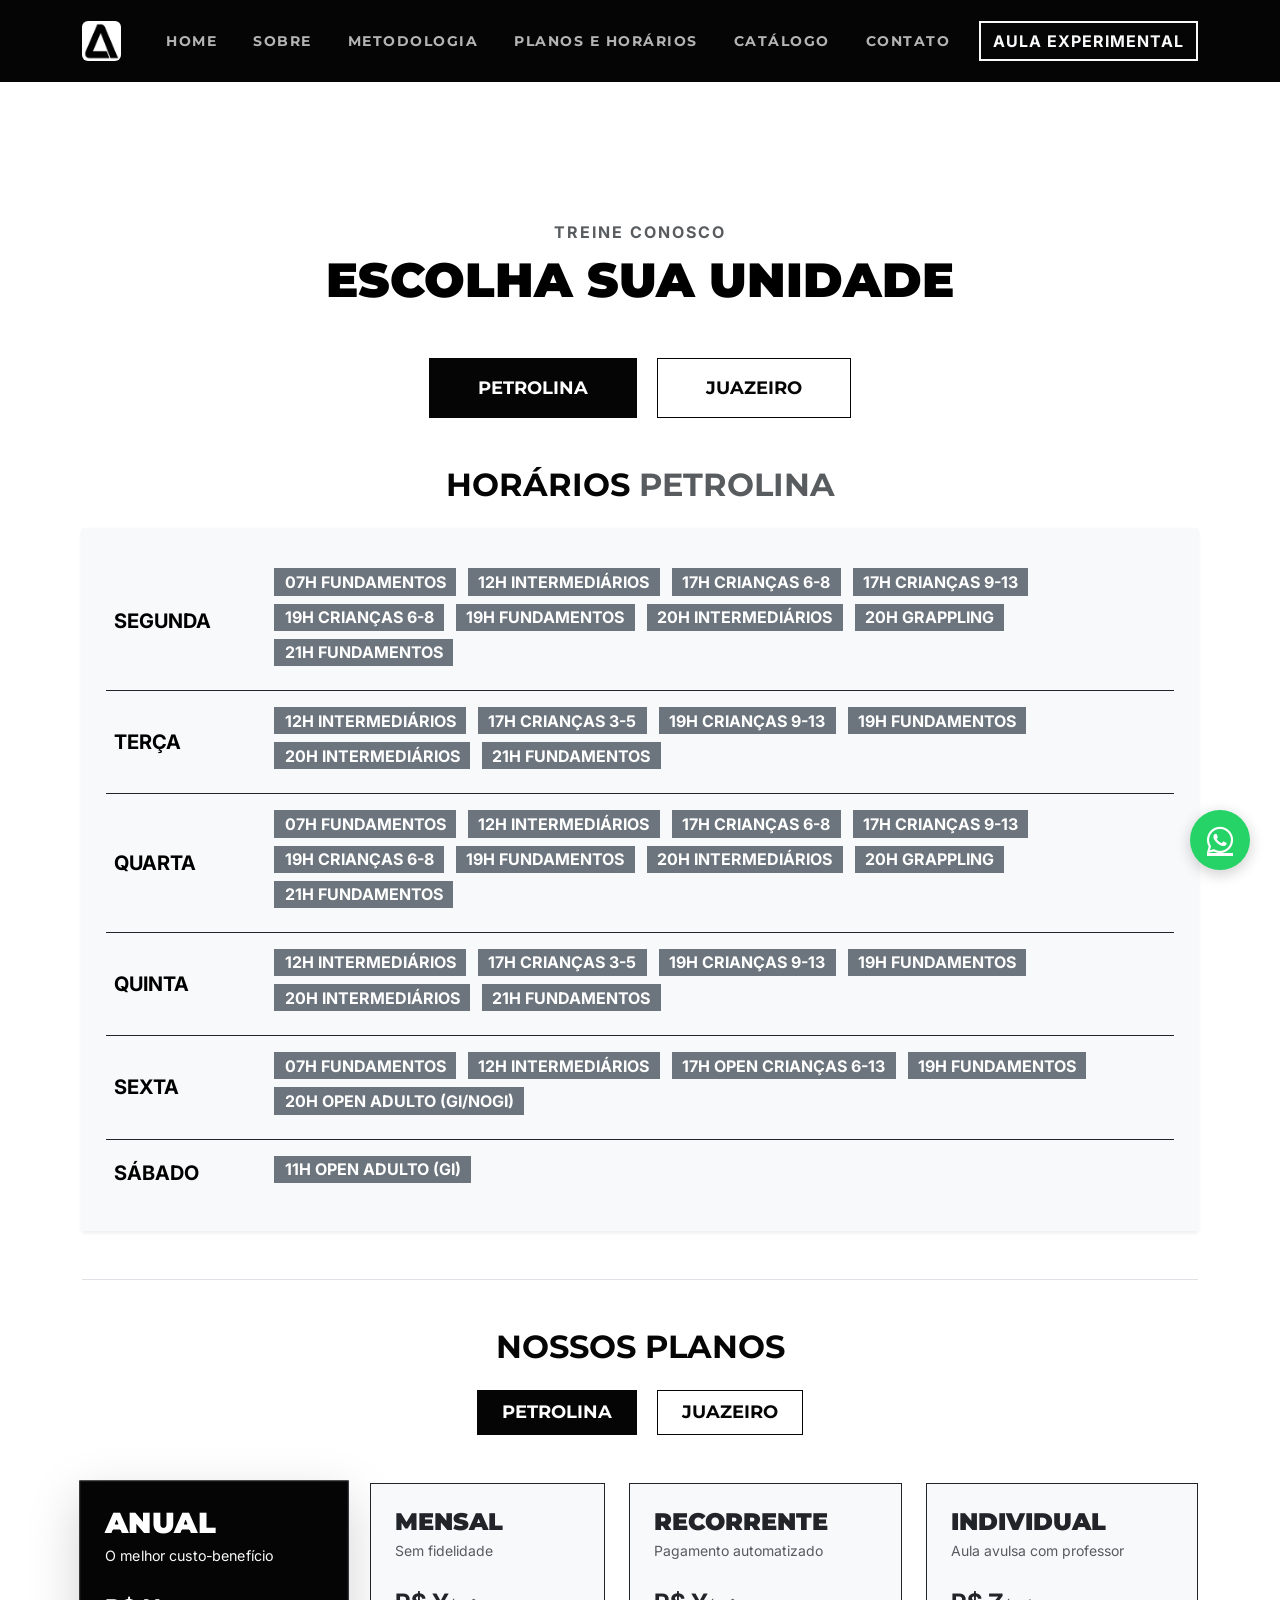
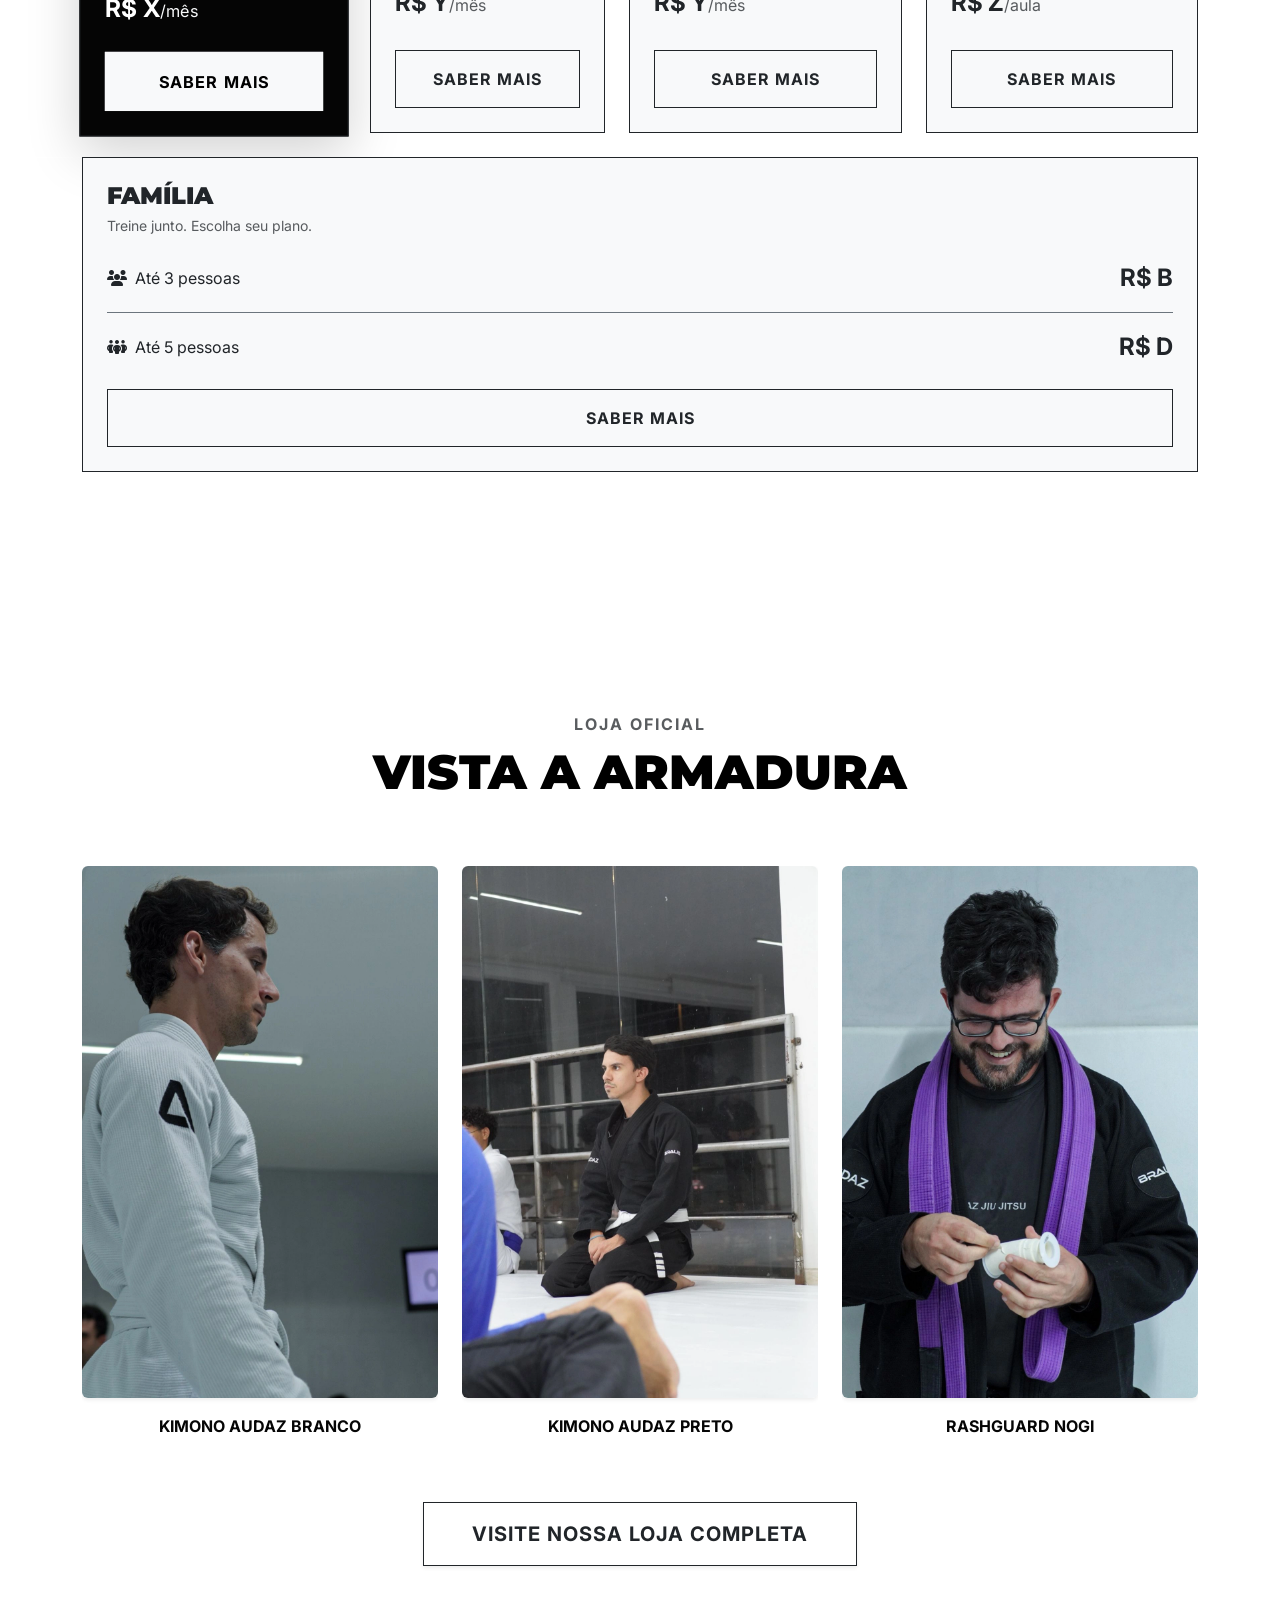
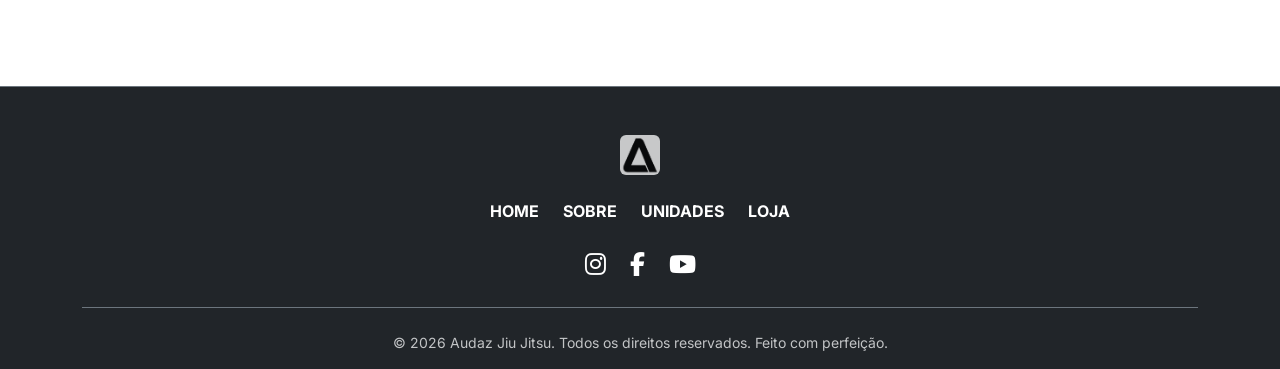
<file: planos.html>
<!DOCTYPE html>
<html lang="pt-BR">

<head>
    <meta charset="UTF-8">
    <meta name="viewport" content="width=device-width, initial-scale=1.0">
    <title>Audaz Jiu Jitsu | Evolução Física e Mental</title>
    <meta name="description"
        content="Academia Audaz Jiu Jitsu. Do tatame para a vida. Evolução física e mental para crianças, adultos e famílias em Petrolina e Juazeiro.">

    <link rel="icon" type="image/x-icon" href="assets/img/fav-icon.ico">
    <!-- Google Fonts: Inter and Oswald/Montserrat -->
    <link rel="preconnect" href="https://fonts.googleapis.com">
    <link rel="preconnect" href="https://fonts.gstatic.com" crossorigin>
    <link
        href="https://fonts.googleapis.com/css2?family=Inter:wght@300;400;500;600&family=Montserrat:wght@700;800;900&display=swap"
        rel="stylesheet">

    <!-- Bootstrap 5.3 CSS -->
    <link href="https://cdn.jsdelivr.net/npm/bootstrap@5.3.2/dist/css/bootstrap.min.css" rel="stylesheet">

    <!-- FontAwesome (Icons) -->
    <link rel="stylesheet" href="https://cdnjs.cloudflare.com/ajax/libs/font-awesome/6.4.2/css/all.min.css">

    <!-- AOS Animate CSS -->
    <link href="https://unpkg.com/aos@2.3.1/dist/aos.css" rel="stylesheet">

    <!-- Custom CSS -->
    <link rel="stylesheet" href="css/style.css">
</head>

<body data-bs-spy="scroll" data-bs-target="#mainNav" data-bs-offset="100" tabindex="0">
<!-- FLOATING WHATSAPP -->
    <a href="https://wa.me/558781079330" target="_blank" class="floating-wa">
        <i class="fa-brands fa-whatsapp"></i>
    </a>
<!-- HEADER / NAVBAR -->
    <nav id="mainNav" class="navbar navbar-expand-lg fixed-top py-3 bg-black">
        <div class="container">
            <a class="navbar-brand text-uppercase fw-bold" href="index.html">
                <img src="assets/img/logo.jpg" alt="Audaz Logo" class="logo-img rounded">
            </a>
            <button class="navbar-toggler" type="button" data-bs-toggle="collapse" data-bs-target="#navbarContent"
                aria-controls="navbarContent" aria-expanded="false" aria-label="Toggle navigation">
                <i class="fa-solid fa-bars text-white"></i>
            </button>
            <div class="collapse navbar-collapse" id="navbarContent">
                <ul class="navbar-nav mx-auto mb-2 mb-lg-0 text-center text-uppercase fw-bold nav-links">
                    <li class="nav-item"><a class="nav-link" href="index.html">Home</a></li>
                    <li class="nav-item"><a class="nav-link" href="sobre.html">Sobre</a></li>
                    <li class="nav-item"><a class="nav-link" href="metodologia.html">Metodologia</a></li>
                    <li class="nav-item"><a class="nav-link" href="planos.html">Planos e Horários</a></li>
                    <li class="nav-item"><a class="nav-link" href="catalogo.html">Catálogo</a></li>
                    <li class="nav-item"><a class="nav-link" href="contato.html">Contato</a></li>
                </ul>
                <div class="d-flex justify-content-center">
                    <a href="https://wa.me/558781079330?text=Oi,%20gostaria%20de%20agendar%20uma%20aula%20experimental!"
                        target="_blank" class="btn btn-outline-light rounded-0 text-uppercase fw-bold btn-aula">Aula
                        Experimental</a>
                </div>
            </div>
        </div>
    </nav>

    <div style="height: 100px; background-color: var(--black);"></div>

<!-- UNIDADES, HORÁRIOS & PLANOS (INTERATIVO) -->
    <section id="unidades" class="py-s spacing-xl">
        <div class="container text-center">
            <span class="text-uppercase fw-bold text-muted d-block mb-2 letter-spacing">Treine Conosco</span>
            <h2 class="display-5 text-uppercase fw-900 text-black mb-5">Escolha sua unidade</h2>

            <!-- City Selection Buttons -->
            <ul class="nav nav-pills justify-content-center mb-5 unidade-nav" id="unidades-tab" role="tablist"
                data-aos="zoom-in">
                <li class="nav-item" role="presentation">
                    <button class="nav-link rounded-0 active text-uppercase fw-bold px-5 py-3" id="petrolina-tab"
                        data-bs-toggle="pill" data-bs-target="#tab-content" type="button" role="tab"
                        aria-selected="true" data-city="Petrolina">Petrolina</button>
                </li>
                <li class="nav-item" role="presentation">
                    <button class="nav-link rounded-0 text-uppercase fw-bold px-5 py-3" id="juazeiro-tab"
                        data-bs-toggle="pill" data-bs-target="#tab-content" type="button" role="tab"
                        aria-selected="false" data-city="Juazeiro">Juazeiro</button>
                </li>
            </ul>

            <!-- Dynamic Content Area -->
            <div class="tab-content" id="unidades-tabContent">
                <div class="tab-pane fade show active" id="tab-content" role="tabpanel" tabindex="0">

                    <!-- HORÁRIOS -->
                    <div class="horarios-section text-start mb-5 pb-5 border-bottom" data-aos="fade-up">
                        <h3 class="h2 text-uppercase fw-bold mb-4 text-center">Horários <span
                                class="city-name-display text-muted">Petrolina</span></h3>

                        <!-- TABELA PETROLINA -->
                        <div id="horarios-petrolina" class="table-responsive bg-light p-4 shadow-sm">
                            <table
                                class="table table-borderless text-uppercase font-inter align-middle schedule-table mb-0">
                                <tbody>
                                    <tr class="border-bottom border-dark">
                                        <th scope="row" class="text-black fw-bold py-3 fs-5" style="width: 15%">Segunda
                                        </th>
                                        <td class="py-3">
                                            <span class="badge bg-secondary rounded-0 fs-6 me-2 mb-2">07h
                                                Fundamentos</span>
                                            <span class="badge bg-secondary rounded-0 fs-6 me-2 mb-2">12h
                                                Intermediários</span>
                                            <span class="badge bg-secondary rounded-0 fs-6 me-2 mb-2">17h Crianças
                                                6-8</span>
                                            <span class="badge bg-secondary rounded-0 fs-6 me-2 mb-2">17h Crianças
                                                9-13</span>
                                            <span class="badge bg-secondary rounded-0 fs-6 me-2 mb-2">19h Crianças
                                                6-8</span>
                                            <span class="badge bg-secondary rounded-0 fs-6 me-2 mb-2">19h
                                                Fundamentos</span>
                                            <span class="badge bg-secondary rounded-0 fs-6 me-2 mb-2">20h
                                                Intermediários</span>
                                            <span class="badge bg-secondary rounded-0 fs-6 me-2 mb-2">20h
                                                Grappling</span>
                                            <span class="badge bg-secondary rounded-0 fs-6 me-2 mb-2">21h
                                                Fundamentos</span>
                                        </td>
                                    </tr>
                                    <tr class="border-bottom border-dark">
                                        <th scope="row" class="text-black fw-bold py-3 fs-5">Terça</th>
                                        <td class="py-3">
                                            <span class="badge bg-secondary rounded-0 fs-6 me-2 mb-2">12h
                                                Intermediários</span>
                                            <span class="badge bg-secondary rounded-0 fs-6 me-2 mb-2">17h Crianças
                                                3-5</span>
                                            <span class="badge bg-secondary rounded-0 fs-6 me-2 mb-2">19h Crianças
                                                9-13</span>
                                            <span class="badge bg-secondary rounded-0 fs-6 me-2 mb-2">19h
                                                Fundamentos</span>
                                            <span class="badge bg-secondary rounded-0 fs-6 me-2 mb-2">20h
                                                Intermediários</span>
                                            <span class="badge bg-secondary rounded-0 fs-6 me-2 mb-2">21h
                                                Fundamentos</span>
                                        </td>
                                    </tr>
                                    <tr class="border-bottom border-dark">
                                        <th scope="row" class="text-black fw-bold py-3 fs-5">Quarta</th>
                                        <td class="py-3">
                                            <span class="badge bg-secondary rounded-0 fs-6 me-2 mb-2">07h
                                                Fundamentos</span>
                                            <span class="badge bg-secondary rounded-0 fs-6 me-2 mb-2">12h
                                                Intermediários</span>
                                            <span class="badge bg-secondary rounded-0 fs-6 me-2 mb-2">17h Crianças
                                                6-8</span>
                                            <span class="badge bg-secondary rounded-0 fs-6 me-2 mb-2">17h Crianças
                                                9-13</span>
                                            <span class="badge bg-secondary rounded-0 fs-6 me-2 mb-2">19h Crianças
                                                6-8</span>
                                            <span class="badge bg-secondary rounded-0 fs-6 me-2 mb-2">19h
                                                Fundamentos</span>
                                            <span class="badge bg-secondary rounded-0 fs-6 me-2 mb-2">20h
                                                Intermediários</span>
                                            <span class="badge bg-secondary rounded-0 fs-6 me-2 mb-2">20h
                                                Grappling</span>
                                            <span class="badge bg-secondary rounded-0 fs-6 me-2 mb-2">21h
                                                Fundamentos</span>
                                        </td>
                                    </tr>
                                    <tr class="border-bottom border-dark">
                                        <th scope="row" class="text-black fw-bold py-3 fs-5">Quinta</th>
                                        <td class="py-3">
                                            <span class="badge bg-secondary rounded-0 fs-6 me-2 mb-2">12h
                                                Intermediários</span>
                                            <span class="badge bg-secondary rounded-0 fs-6 me-2 mb-2">17h Crianças
                                                3-5</span>
                                            <span class="badge bg-secondary rounded-0 fs-6 me-2 mb-2">19h Crianças
                                                9-13</span>
                                            <span class="badge bg-secondary rounded-0 fs-6 me-2 mb-2">19h
                                                Fundamentos</span>
                                            <span class="badge bg-secondary rounded-0 fs-6 me-2 mb-2">20h
                                                Intermediários</span>
                                            <span class="badge bg-secondary rounded-0 fs-6 me-2 mb-2">21h
                                                Fundamentos</span>
                                        </td>
                                    </tr>
                                    <tr class="border-bottom border-dark">
                                        <th scope="row" class="text-black fw-bold py-3 fs-5">Sexta</th>
                                        <td class="py-3">
                                            <span class="badge bg-secondary rounded-0 fs-6 me-2 mb-2">07h
                                                Fundamentos</span>
                                            <span class="badge bg-secondary rounded-0 fs-6 me-2 mb-2">12h
                                                Intermediários</span>
                                            <span class="badge bg-secondary rounded-0 fs-6 me-2 mb-2">17h Open Crianças
                                                6-13</span>
                                            <span class="badge bg-secondary rounded-0 fs-6 me-2 mb-2">19h
                                                Fundamentos</span>
                                            <span class="badge bg-secondary rounded-0 fs-6 me-2 mb-2">20h Open Adulto
                                                (Gi/NoGi)</span>
                                        </td>
                                    </tr>
                                    <tr>
                                        <th scope="row" class="text-black fw-bold py-3 fs-5">Sábado</th>
                                        <td class="py-3">
                                            <span class="badge bg-secondary rounded-0 fs-6 me-2 mb-2">11h Open Adulto
                                                (Gi)</span>
                                        </td>
                                    </tr>
                                </tbody>
                            </table>
                        </div>

                        <!-- TABELA JUAZEIRO -->
                        <div id="horarios-juazeiro" class="table-responsive bg-light p-4 shadow-sm d-none">
                            <table
                                class="table table-borderless text-uppercase font-inter align-middle schedule-table mb-0">
                                <tbody>
                                    <tr class="border-bottom border-dark">
                                        <th scope="row" class="text-black fw-bold py-3 fs-5" style="width: 15%">Segunda
                                        </th>
                                        <td class="py-3">
                                            <span class="badge bg-secondary rounded-0 fs-6 me-2 mb-2">07h
                                                Fundamentos</span>
                                            <span class="badge bg-secondary rounded-0 fs-6 me-2 mb-2">17h Crianças
                                                6-8</span>
                                            <span class="badge bg-secondary rounded-0 fs-6 me-2 mb-2">17h Crianças
                                                9-13</span>
                                            <span class="badge bg-secondary rounded-0 fs-6 me-2 mb-2">19h Crianças
                                                6-8</span>
                                            <span class="badge bg-secondary rounded-0 fs-6 me-2 mb-2">19h
                                                Fundamentos</span>
                                            <span class="badge bg-secondary rounded-0 fs-6 me-2 mb-2">20h
                                                Intermediários</span>
                                            <span class="badge bg-secondary rounded-0 fs-6 me-2 mb-2">20h
                                                Grappling</span>
                                            <span class="badge bg-secondary rounded-0 fs-6 me-2 mb-2">21h
                                                Fundamentos</span>
                                        </td>
                                    </tr>
                                    <tr class="border-bottom border-dark">
                                        <th scope="row" class="text-black fw-bold py-3 fs-5">Terça</th>
                                        <td class="py-3">
                                            <span class="badge bg-secondary rounded-0 fs-6 me-2 mb-2">17h Crianças
                                                3-5</span>
                                            <span class="badge bg-secondary rounded-0 fs-6 me-2 mb-2">19h Crianças
                                                9-13</span>
                                            <span class="badge bg-secondary rounded-0 fs-6 me-2 mb-2">19h
                                                Fundamentos</span>
                                            <span class="badge bg-secondary rounded-0 fs-6 me-2 mb-2">20h
                                                Intermediários</span>
                                            <span class="badge bg-secondary rounded-0 fs-6 me-2 mb-2">21h
                                                Fundamentos</span>
                                        </td>
                                    </tr>
                                    <tr class="border-bottom border-dark">
                                        <th scope="row" class="text-black fw-bold py-3 fs-5">Quarta</th>
                                        <td class="py-3">
                                            <span class="badge bg-secondary rounded-0 fs-6 me-2 mb-2">07h
                                                Fundamentos</span>
                                            <span class="badge bg-secondary rounded-0 fs-6 me-2 mb-2">17h Crianças
                                                6-8</span>
                                            <span class="badge bg-secondary rounded-0 fs-6 me-2 mb-2">17h Crianças
                                                9-13</span>
                                            <span class="badge bg-secondary rounded-0 fs-6 me-2 mb-2">19h Crianças
                                                6-8</span>
                                            <span class="badge bg-secondary rounded-0 fs-6 me-2 mb-2">19h
                                                Fundamentos</span>
                                            <span class="badge bg-secondary rounded-0 fs-6 me-2 mb-2">20h
                                                Intermediários</span>
                                            <span class="badge bg-secondary rounded-0 fs-6 me-2 mb-2">20h
                                                Grappling</span>
                                            <span class="badge bg-secondary rounded-0 fs-6 me-2 mb-2">21h
                                                Fundamentos</span>
                                        </td>
                                    </tr>
                                    <tr class="border-bottom border-dark">
                                        <th scope="row" class="text-black fw-bold py-3 fs-5">Quinta</th>
                                        <td class="py-3">
                                            <span class="badge bg-secondary rounded-0 fs-6 me-2 mb-2">17h Crianças
                                                3-5</span>
                                            <span class="badge bg-secondary rounded-0 fs-6 me-2 mb-2">19h Crianças
                                                9-13</span>
                                            <span class="badge bg-secondary rounded-0 fs-6 me-2 mb-2">19h
                                                Fundamentos</span>
                                            <span class="badge bg-secondary rounded-0 fs-6 me-2 mb-2">20h
                                                Intermediários</span>
                                            <span class="badge bg-secondary rounded-0 fs-6 me-2 mb-2">21h
                                                Fundamentos</span>
                                        </td>
                                    </tr>
                                    <tr class="border-bottom border-dark">
                                        <th scope="row" class="text-black fw-bold py-3 fs-5">Sexta</th>
                                        <td class="py-3">
                                            <span class="badge bg-secondary rounded-0 fs-6 me-2 mb-2">07h
                                                Fundamentos</span>
                                            <span class="badge bg-secondary rounded-0 fs-6 me-2 mb-2">17h Open Crianças
                                                6-13</span>
                                            <span class="badge bg-secondary rounded-0 fs-6 me-2 mb-2">19h
                                                Fundamentos</span>
                                            <span class="badge bg-secondary rounded-0 fs-6 me-2 mb-2">20h Open Adulto
                                                (Gi/NoGi)</span>
                                        </td>
                                    </tr>
                                    <tr>
                                        <th scope="row" class="text-black fw-bold py-3 fs-5">Sábado</th>
                                        <td class="py-3">
                                            <span class="badge bg-secondary rounded-0 fs-6 me-2 mb-2">10h Open Adulto
                                                (Gi)</span>
                                        </td>
                                    </tr>
                                </tbody>
                            </table>
                        </div>
                    </div>

                    <!-- PLANOS -->
                    <div class="planos-section" data-aos="fade-up">
                        <h3 class="h2 text-uppercase fw-bold mb-4 text-center">Nossos Planos</h3>
                        <ul class="nav nav-pills justify-content-center mb-5 unidade-nav" role="tablist" data-aos="zoom-in">
                            <li class="nav-item" role="presentation">
                                <button class="nav-link rounded-0 active text-uppercase fw-bold px-4 py-2" data-bs-toggle="pill" type="button" role="tab" aria-selected="true" data-city="Petrolina">Petrolina</button>
                            </li>
                            <li class="nav-item" role="presentation">
                                <button class="nav-link rounded-0 text-uppercase fw-bold px-4 py-2" data-bs-toggle="pill" type="button" role="tab" aria-selected="false" data-city="Juazeiro">Juazeiro</button>
                            </li>
                        </ul>
                        <div class="row g-4 justify-content-center text-start">
                            <!-- Anual -->
                            <div class="col-lg-auto col-md-6 flex-fill" style="min-width: 280px;">
                                <div class="card h-100 border border-dark rounded-0 px-4 py-4 plan-card bg-black text-white shadow-lg transition-all"
                                    style="scale: 1.02;">
                                    <h4 class="text-uppercase fw-900 fs-3 mb-1">Anual</h4>
                                    <p class="text-light font-inter mb-4 small">O melhor custo-benefício</p>
                                    <div class="mb-4">
                                        <span class="fs-4 fw-bold preco-anual">R$ X</span><span class="text-light">/mês</span>
                                    </div>
                                    <div class="mt-auto">
                                        <a href="#"
                                            class="btn btn-light rounded-0 w-100 py-3 text-uppercase fw-bold plan-btn"
                                            data-plan="Anual">Saber Mais</a>
                                    </div>
                                </div>
                            </div>
                            <!-- Mensal -->
                            <div class="col-lg-auto col-md-6 flex-fill" style="min-width: 250px;">
                                <div
                                    class="card h-100 border border-dark rounded-0 px-4 py-4 plan-card bg-light transition-all">
                                    <h4 class="text-uppercase fw-900 fs-4 mb-1">Mensal</h4>
                                    <p class="text-muted font-inter mb-4 small">Sem fidelidade</p>
                                    <div class="mb-4">
                                        <span class="fs-4 fw-bold preco-mensal">R$ Y</span><span class="text-muted">/mês</span>
                                    </div>
                                    <div class="mt-auto">
                                        <a href="#"
                                            class="btn btn-outline-dark rounded-0 w-100 py-3 text-uppercase fw-bold plan-btn"
                                            data-plan="Mensal">Saber Mais</a>
                                    </div>
                                </div>
                            </div>
                            <!-- Recorrente -->
                            <div class="col-lg-auto col-md-6 flex-fill" style="min-width: 250px;">
                                <div
                                    class="card h-100 border border-dark rounded-0 px-4 py-4 plan-card bg-light transition-all">
                                    <h4 class="text-uppercase fw-900 fs-4 mb-1">Recorrente</h4>
                                    <p class="text-muted font-inter mb-4 small">Pagamento automatizado</p>
                                    <div class="mb-4">
                                        <span class="fs-4 fw-bold preco-recorrente">R$ Y</span><span class="text-muted">/mês</span>
                                    </div>
                                    <div class="mt-auto">
                                        <a href="#"
                                            class="btn btn-outline-dark rounded-0 w-100 py-3 text-uppercase fw-bold plan-btn"
                                            data-plan="Recorrente">Saber Mais</a>
                                    </div>
                                </div>
                            </div>
                            <!-- Individual -->
                            <div class="col-lg-auto col-md-6 flex-fill" style="min-width: 250px;">
                                <div
                                    class="card h-100 border border-dark rounded-0 px-4 py-4 plan-card bg-light transition-all">
                                    <h4 class="text-uppercase fw-900 fs-4 mb-1">Individual</h4>
                                    <p class="text-muted font-inter mb-4 small">Aula avulsa com professor</p>
                                    <div class="mb-4">
                                        <span class="fs-4 fw-bold preco-individual">R$ Z</span><span class="text-muted">/aula</span>
                                    </div>
                                    <div class="mt-auto">
                                        <a href="#"
                                            class="btn btn-outline-dark rounded-0 w-100 py-3 text-uppercase fw-bold plan-btn"
                                            data-plan="Aula Individual">Saber Mais</a>
                                    </div>
                                </div>
                            </div>
                            <!-- Família -->
                            <div class="col-lg-auto col-md-12 flex-fill" style="min-width: 300px;">
                                <div
                                    class="card h-100 border border-dark rounded-0 px-4 py-4 plan-card bg-light transition-all">
                                    <h4 class="text-uppercase fw-900 fs-4 mb-1">Família</h4>
                                    <p class="text-muted font-inter mb-4 small">Treine junto. Escolha seu plano.</p>
                                    <div class="mb-4">
                                        <div
                                            class="d-flex justify-content-between align-items-center border-bottom border-secondary pb-3 mb-3">
                                            <span class="font-inter"><i class="fa-solid fa-users me-2"></i>Até 3
                                                pessoas</span>
                                            <span class="fs-4 fw-bold preco-familia-3">R$ B</span>
                                        </div>
                                        <div class="d-flex justify-content-between align-items-center">
                                            <span class="font-inter"><i class="fa-solid fa-people-group me-2"></i>Até 5
                                                pessoas</span>
                                            <span class="fs-4 fw-bold preco-familia-5">R$ D</span>
                                        </div>
                                    </div>
                                    <div class="mt-auto">
                                        <a href="#"
                                            class="btn btn-outline-dark rounded-0 w-100 py-3 text-uppercase fw-bold plan-btn"
                                            data-plan="Família">Saber Mais</a>
                                    </div>
                                </div>
                            </div>
                        </div>
                    </div>

                </div>
            </div>
        </div>
    </section>

    
<!-- CATÁLOGO -->
    <section id="catalogo" class="py-s spacing-xl">
        <div class="container text-center">
            <span class="text-uppercase fw-bold text-muted d-block mb-2 letter-spacing">Loja Oficial</span>
            <h2 class="display-5 text-uppercase fw-900 text-black mb-5 pb-3">Vista a Armadura</h2>

            <div class="row g-4 justify-content-center mb-5">
                <div class="col-md-4 col-sm-6" data-aos="fade-up" data-aos-delay="100">
                    <figure class="cat-item">
                        <img src="assets/img/kimono-branco.webp" alt="Kimono Branco"
                            class="img-fluid rounded shadow-sm mx-auto d-block" class="shop-img">
                        <figcaption class="mt-3 text-uppercase fw-bold">Kimono Audaz Branco</figcaption>
                    </figure>
                </div>
                <div class="col-md-4 col-sm-6" data-aos="fade-up" data-aos-delay="200">
                    <figure class="cat-item">
                        <img src="assets/img/teste.webp" alt="Kimono Preto"
                            class="img-fluid rounded shadow-sm mx-auto d-block" class="shop-img">
                        <figcaption class="mt-3 text-uppercase fw-bold">Kimono Audaz Preto</figcaption>
                    </figure>
                </div>
                <div class="col-md-4 col-sm-6" data-aos="fade-up" data-aos-delay="300">
                    <figure class="cat-item">
                        <img src="assets/img/rash-guard.webp" alt="Rashguard Nogi"
                            class="img-fluid rounded shadow-sm mx-auto d-block" class="shop-img">
                        <figcaption class="mt-3 text-uppercase fw-bold">Rashguard Nogi</figcaption>
                    </figure>
                </div>
            </div>
            <a href="https://google.com" target="_blank"
                class="btn btn-outline-dark rounded-0 px-5 py-3 text-uppercase fw-bold fs-5 shadow-sm"
                data-aos="fade-up">Visite nossa Loja Completa</a>
        </div>
    </section>

    

<!-- FOOTER -->
    <footer class="bg-dark text-white pt-5 pb-3 border-top border-secondary">
        <div class="container text-center">
            <img src="assets/img/logo.jpg" alt="Audaz Logo" class="mb-4 opacity-75 logo-img rounded">
            <div class="d-flex justify-content-center gap-4 mb-4">
                <a href="index.html" class="text-white text-decoration-none text-uppercase fw-bold font-inter fs-6">Home</a>
                <a href="sobre.html"
                    class="text-white text-decoration-none text-uppercase fw-bold font-inter fs-6">Sobre</a>
                <a href="planos.html"
                    class="text-white text-decoration-none text-uppercase fw-bold font-inter fs-6">Unidades</a>
                <a href="catalogo.html"
                    class="text-white text-decoration-none text-uppercase fw-bold font-inter fs-6">Loja</a>
            </div>
            <div class="social-icons d-flex justify-content-center gap-4 mb-4 pb-4 border-bottom border-secondary">
                <a href="#" class="text-white fs-4"><i class="fa-brands fa-instagram"></i></a>
                <a href="#" class="text-white fs-4"><i class="fa-brands fa-facebook-f"></i></a>
                <a href="#" class="text-white fs-4"><i class="fa-brands fa-youtube"></i></a>
            </div>
            <p class="text-light opacity-75 font-inter small mb-0">&copy;
                <script>document.write(new Date().getFullYear())</script> Audaz Jiu Jitsu. Todos os direitos reservados.
                Feito com perfeição.
            </p>
        </div>
    </footer>

    <!-- Bootstrap JS Bundle -->
    <script src="https://cdn.jsdelivr.net/npm/bootstrap@5.3.2/dist/js/bootstrap.bundle.min.js"></script>

    <!-- AOS Animate JS -->
    <script src="https://unpkg.com/aos@2.3.1/dist/aos.js"></script>

    <!-- Custom JS -->
    <script src="js/main.js"></script>
</body>

</html>
</file>
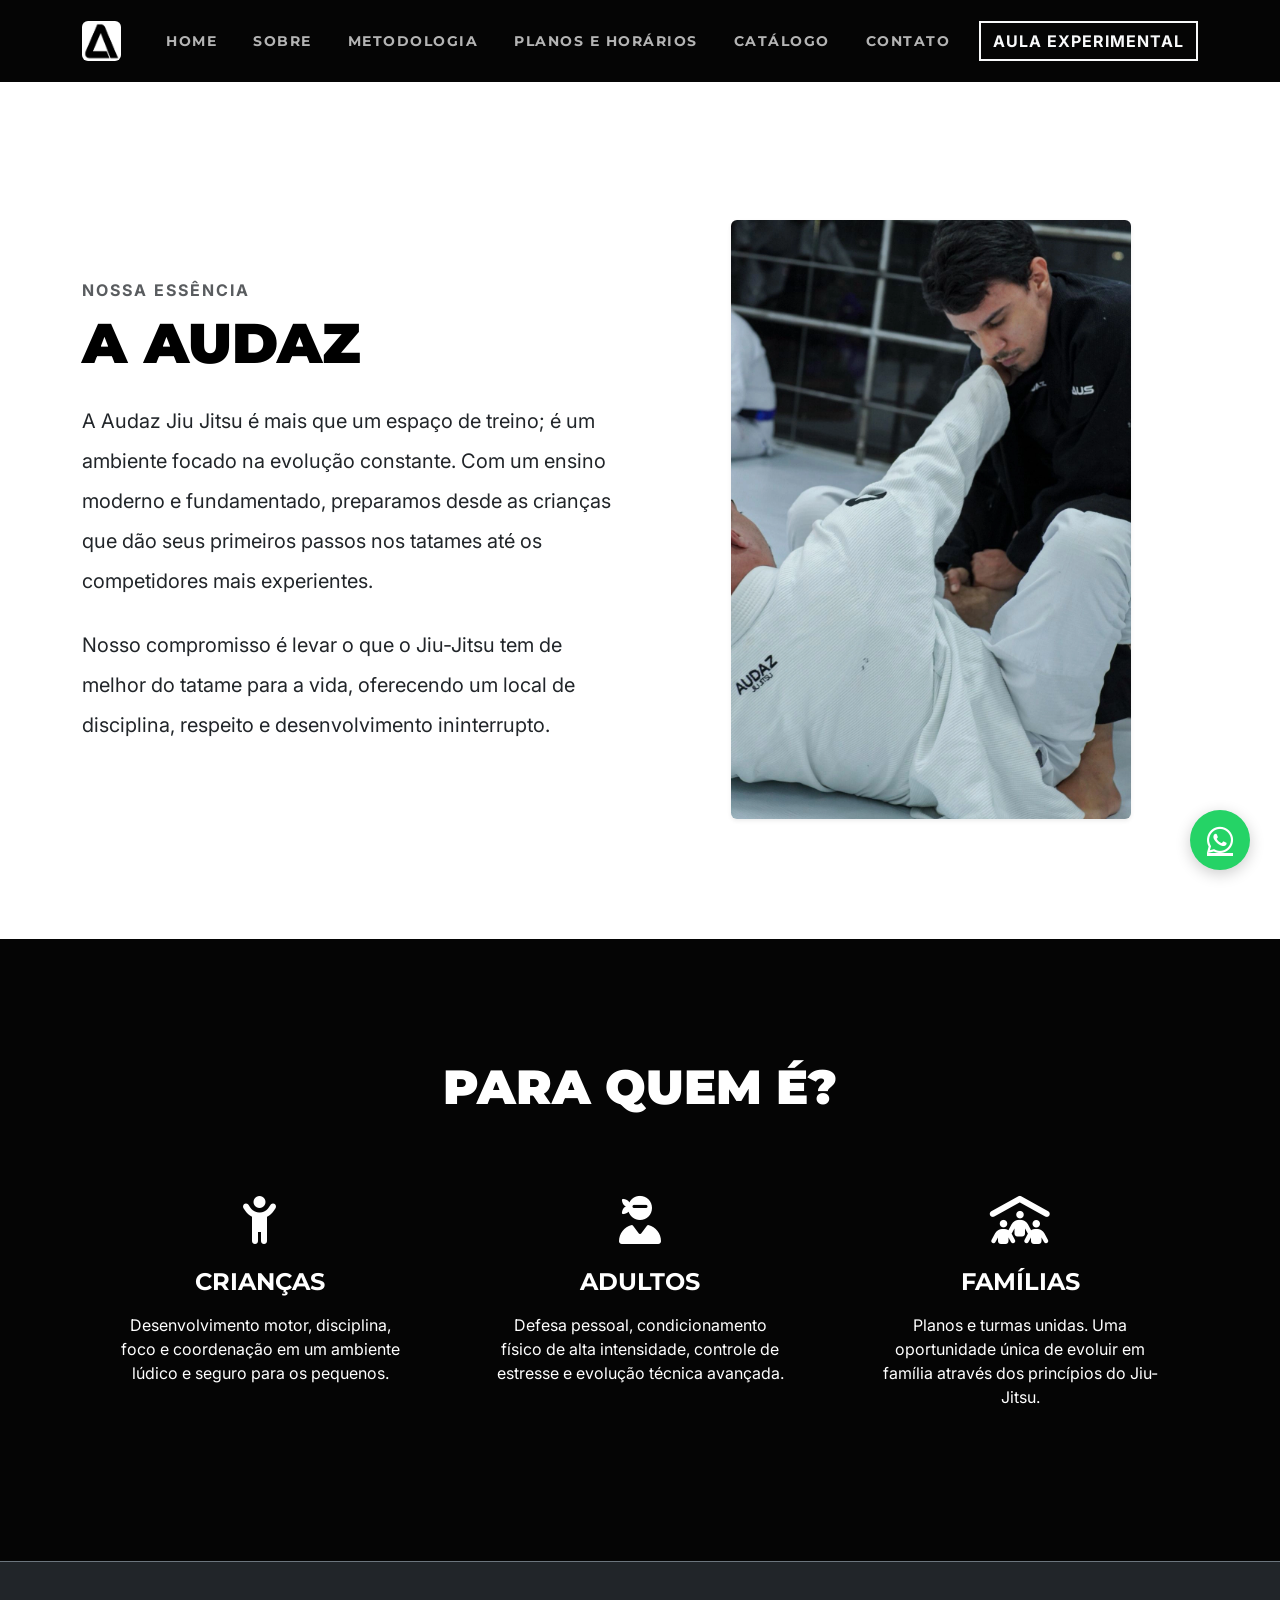
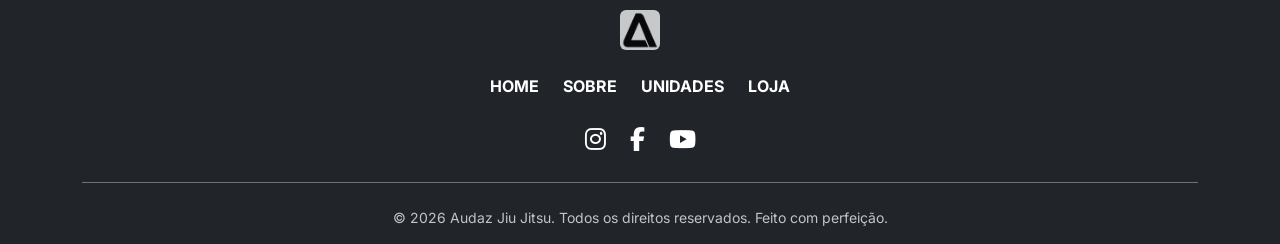
<file: sobre.html>
<!DOCTYPE html>
<html lang="pt-BR">

<head>
    <meta charset="UTF-8">
    <meta name="viewport" content="width=device-width, initial-scale=1.0">
    <title>Audaz Jiu Jitsu | Evolução Física e Mental</title>
    <meta name="description"
        content="Academia Audaz Jiu Jitsu. Do tatame para a vida. Evolução física e mental para crianças, adultos e famílias em Petrolina e Juazeiro.">

    <link rel="icon" type="image/x-icon" href="assets/img/fav-icon.ico">
    <!-- Google Fonts: Inter and Oswald/Montserrat -->
    <link rel="preconnect" href="https://fonts.googleapis.com">
    <link rel="preconnect" href="https://fonts.gstatic.com" crossorigin>
    <link
        href="https://fonts.googleapis.com/css2?family=Inter:wght@300;400;500;600&family=Montserrat:wght@700;800;900&display=swap"
        rel="stylesheet">

    <!-- Bootstrap 5.3 CSS -->
    <link href="https://cdn.jsdelivr.net/npm/bootstrap@5.3.2/dist/css/bootstrap.min.css" rel="stylesheet">

    <!-- FontAwesome (Icons) -->
    <link rel="stylesheet" href="https://cdnjs.cloudflare.com/ajax/libs/font-awesome/6.4.2/css/all.min.css">

    <!-- AOS Animate CSS -->
    <link href="https://unpkg.com/aos@2.3.1/dist/aos.css" rel="stylesheet">

    <!-- Custom CSS -->
    <link rel="stylesheet" href="css/style.css">
</head>

<body data-bs-spy="scroll" data-bs-target="#mainNav" data-bs-offset="100" tabindex="0">
<!-- FLOATING WHATSAPP -->
    <a href="https://wa.me/558781079330" target="_blank" class="floating-wa">
        <i class="fa-brands fa-whatsapp"></i>
    </a>
<!-- HEADER / NAVBAR -->
    <nav id="mainNav" class="navbar navbar-expand-lg fixed-top py-3 bg-black">
        <div class="container">
            <a class="navbar-brand text-uppercase fw-bold" href="index.html">
                <img src="assets/img/logo.jpg" alt="Audaz Logo" class="logo-img rounded">
            </a>
            <button class="navbar-toggler" type="button" data-bs-toggle="collapse" data-bs-target="#navbarContent"
                aria-controls="navbarContent" aria-expanded="false" aria-label="Toggle navigation">
                <i class="fa-solid fa-bars text-white"></i>
            </button>
            <div class="collapse navbar-collapse" id="navbarContent">
                <ul class="navbar-nav mx-auto mb-2 mb-lg-0 text-center text-uppercase fw-bold nav-links">
                    <li class="nav-item"><a class="nav-link" href="index.html">Home</a></li>
                    <li class="nav-item"><a class="nav-link" href="sobre.html">Sobre</a></li>
                    <li class="nav-item"><a class="nav-link" href="metodologia.html">Metodologia</a></li>
                    <li class="nav-item"><a class="nav-link" href="planos.html">Planos e Horários</a></li>
                    <li class="nav-item"><a class="nav-link" href="catalogo.html">Catálogo</a></li>
                    <li class="nav-item"><a class="nav-link" href="contato.html">Contato</a></li>
                </ul>
                <div class="d-flex justify-content-center">
                    <a href="https://wa.me/558781079330?text=Oi,%20gostaria%20de%20agendar%20uma%20aula%20experimental!"
                        target="_blank" class="btn btn-outline-light rounded-0 text-uppercase fw-bold btn-aula">Aula
                        Experimental</a>
                </div>
            </div>
        </div>
    </nav>

    <div style="height: 100px; background-color: var(--black);"></div>

<!-- SOBRE NOS -->
    <section id="sobre" class="py-s spacing-xl">
        <div class="container">
            <div class="row align-items-center g-5">
                <div class="col-lg-6" data-aos="fade-right">
                    <span class="text-uppercase fw-bold text-muted d-block mb-2 letter-spacing">Nossa Essência</span>
                    <h2 class="display-4 text-uppercase fw-900 mb-4 text-black">A Audaz</h2>
                    <p class="fs-5 text-dark font-inter lh-lg mb-4">
                        A Audaz Jiu Jitsu é mais que um espaço de treino; é um ambiente focado na evolução constante.
                        Com um ensino moderno e fundamentado, preparamos desde as crianças que dão seus primeiros passos
                        nos tatames até os competidores mais experientes.
                    </p>
                    <p class="fs-5 text-dark font-inter lh-lg">
                        Nosso compromisso é levar o que o Jiu-Jitsu tem de melhor do tatame para a vida, oferecendo um
                        local de disciplina, respeito e desenvolvimento ininterrupto.
                    </p>
                </div>
                <div class="col-lg-6 text-center" data-aos="fade-left">
                    <img src="assets/img/sobre.webp" alt="Sobre Audaz" class="img-fluid w-75 rounded shadow-sm"
                        loading="lazy">
                </div>
            </div>
        </div>
    </section>
<!-- PARA QUEM É -->
    <section id="para-quem" class="bg-black text-white py-s spacing-xl">
        <div class="container text-center">
            <h2 class="display-5 text-uppercase fw-900 mb-5 pb-3">Para Quem É?</h2>
            <div class="row g-4">
                <div class="col-md-4" data-aos="fade-up" data-aos-delay="100">
                    <div class="card bg-transparent border-0 h-100 text-center feature-card text-white">
                        <div class="card-body">
                            <i class="fa-solid fa-child-reaching fa-3x mb-4"></i>
                            <h3 class="h4 text-uppercase fw-bold mb-3">Crianças</h3>
                            <p class="font-inter px-3">Desenvolvimento motor, disciplina, foco e coordenação em um
                                ambiente lúdico e seguro para os pequenos.</p>
                        </div>
                    </div>
                </div>
                <div class="col-md-4" data-aos="fade-up" data-aos-delay="200">
                    <div class="card bg-transparent border-0 h-100 text-center feature-card text-white">
                        <div class="card-body">
                            <i class="fa-solid fa-user-ninja fa-3x mb-4"></i>
                            <h3 class="h4 text-uppercase fw-bold mb-3">Adultos</h3>
                            <p class="font-inter px-3">Defesa pessoal, condicionamento físico de alta intensidade,
                                controle de estresse e evolução técnica avançada.</p>
                        </div>
                    </div>
                </div>
                <div class="col-md-4" data-aos="fade-up" data-aos-delay="300">
                    <div class="card bg-transparent border-0 h-100 text-center feature-card text-white">
                        <div class="card-body">
                            <i class="fa-solid fa-people-roof fa-3x mb-4"></i>
                            <h3 class="h4 text-uppercase fw-bold mb-3">Famílias</h3>
                            <p class="font-inter px-3">Planos e turmas unidas. Uma oportunidade única de evoluir em
                                família através dos princípios do Jiu-Jitsu.</p>
                        </div>
                    </div>
                </div>
            </div>
        </div>
    </section>

<!-- FOOTER -->
    <footer class="bg-dark text-white pt-5 pb-3 border-top border-secondary">
        <div class="container text-center">
            <img src="assets/img/logo.jpg" alt="Audaz Logo" class="mb-4 opacity-75 logo-img rounded">
            <div class="d-flex justify-content-center gap-4 mb-4">
                <a href="index.html" class="text-white text-decoration-none text-uppercase fw-bold font-inter fs-6">Home</a>
                <a href="sobre.html"
                    class="text-white text-decoration-none text-uppercase fw-bold font-inter fs-6">Sobre</a>
                <a href="planos.html"
                    class="text-white text-decoration-none text-uppercase fw-bold font-inter fs-6">Unidades</a>
                <a href="catalogo.html"
                    class="text-white text-decoration-none text-uppercase fw-bold font-inter fs-6">Loja</a>
            </div>
            <div class="social-icons d-flex justify-content-center gap-4 mb-4 pb-4 border-bottom border-secondary">
                <a href="#" class="text-white fs-4"><i class="fa-brands fa-instagram"></i></a>
                <a href="#" class="text-white fs-4"><i class="fa-brands fa-facebook-f"></i></a>
                <a href="#" class="text-white fs-4"><i class="fa-brands fa-youtube"></i></a>
            </div>
            <p class="text-light opacity-75 font-inter small mb-0">&copy;
                <script>document.write(new Date().getFullYear())</script> Audaz Jiu Jitsu. Todos os direitos reservados.
                Feito com perfeição.
            </p>
        </div>
    </footer>

    <!-- Bootstrap JS Bundle -->
    <script src="https://cdn.jsdelivr.net/npm/bootstrap@5.3.2/dist/js/bootstrap.bundle.min.js"></script>

    <!-- AOS Animate JS -->
    <script src="https://unpkg.com/aos@2.3.1/dist/aos.js"></script>

    <!-- Custom JS -->
    <script src="js/main.js"></script>
</body>

</html>
</file>
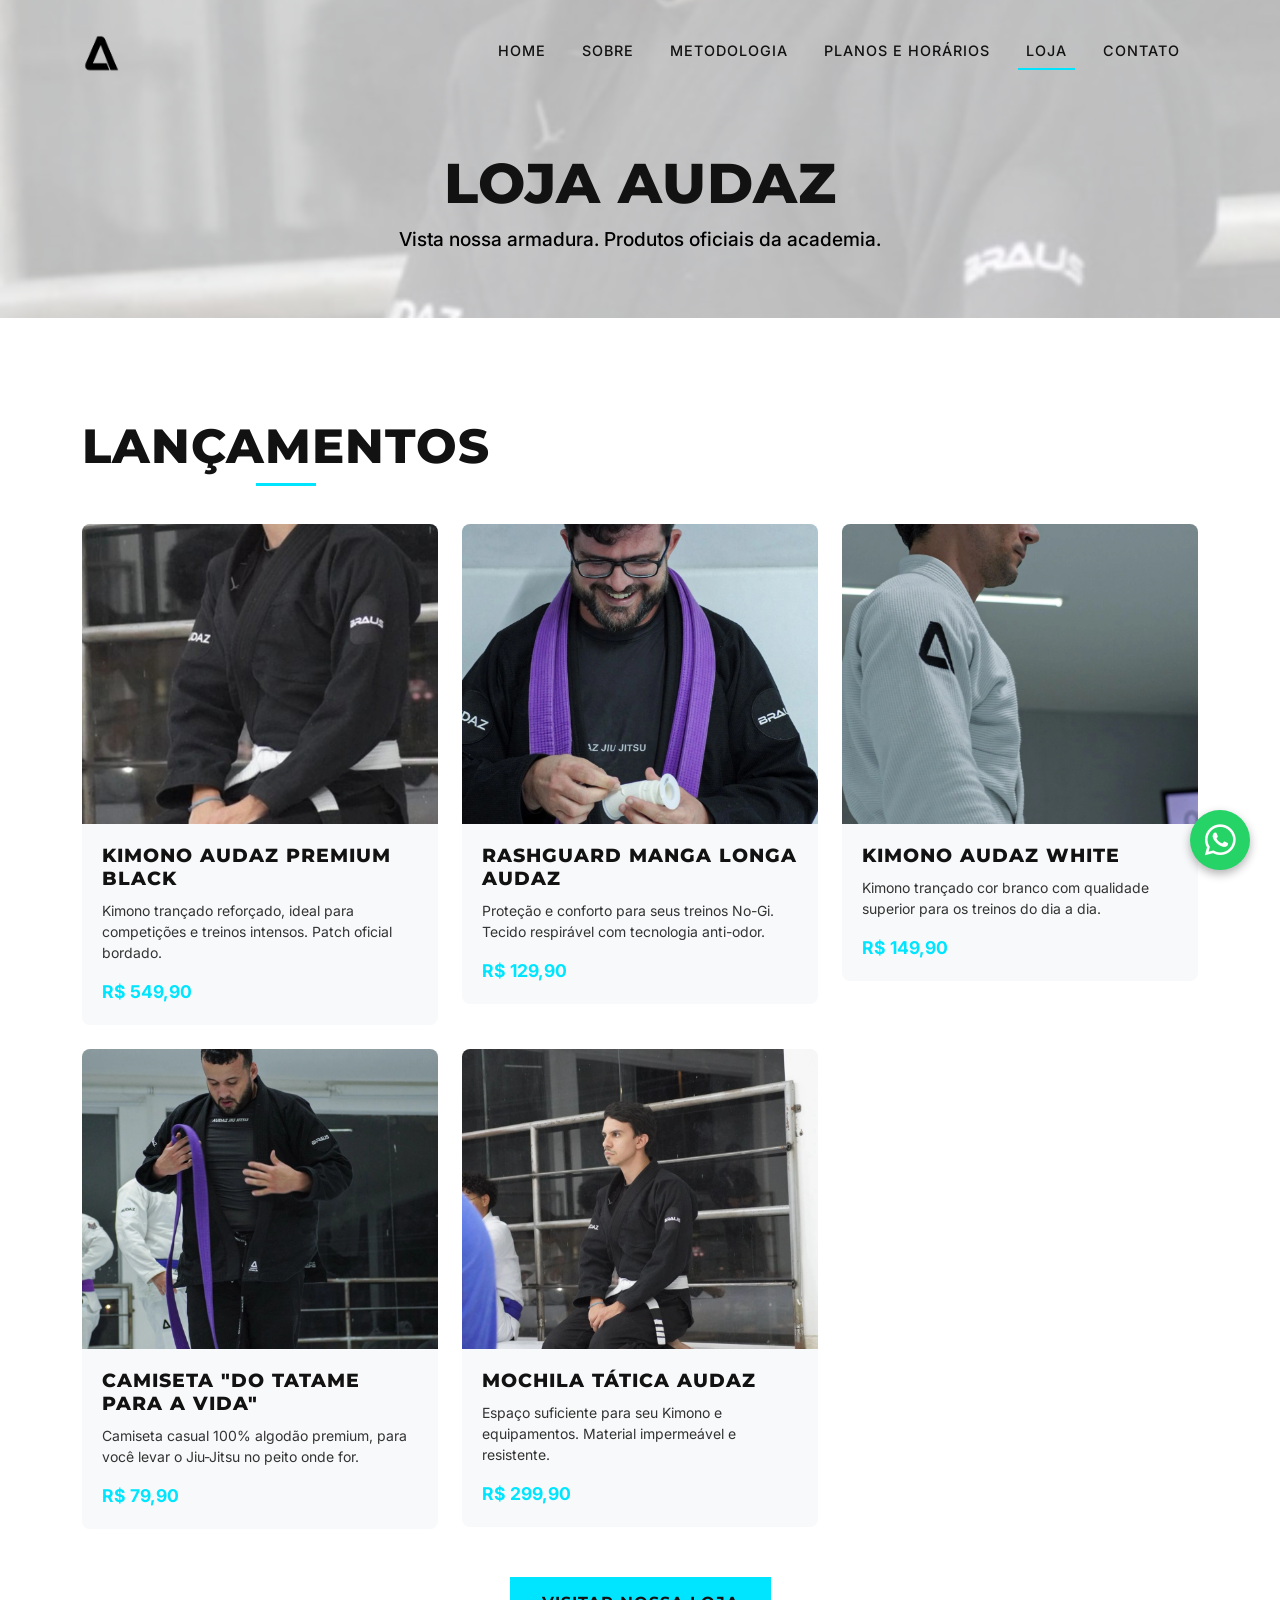
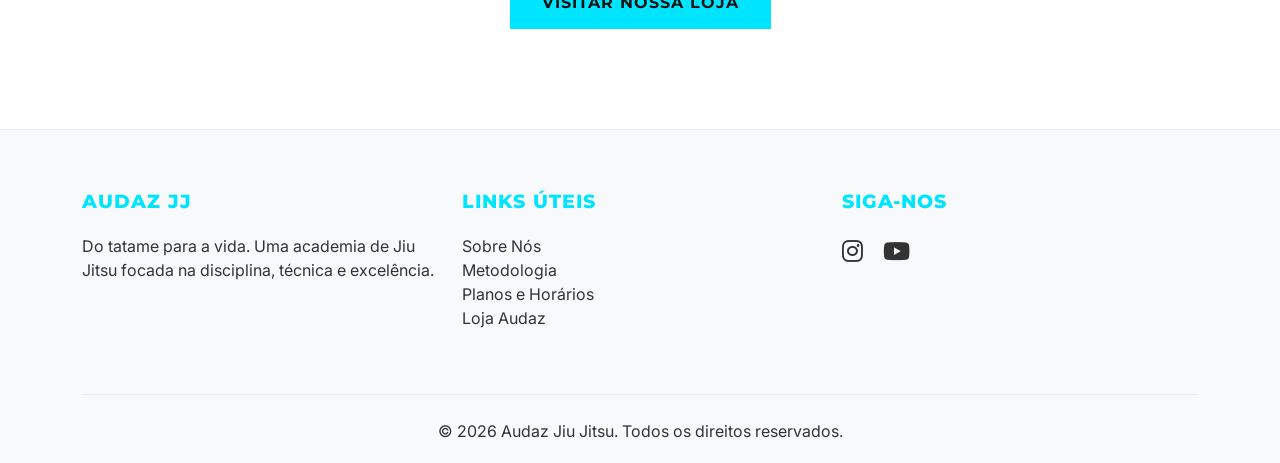
<file: site-efeito/catalogo.html>
<!DOCTYPE html>
<html lang="pt-BR">
<head>
    <meta charset="UTF-8">
    <meta name="viewport" content="width=device-width, initial-scale=1.0">
    <title>Loja Oficial | Audaz Jiu Jitsu</title>
    <!-- Bootstrap CSS -->
    <link href="https://cdn.jsdelivr.net/npm/bootstrap@5.3.2/dist/css/bootstrap.min.css" rel="stylesheet">
    <!-- AOS CSS -->
    <link href="https://unpkg.com/aos@2.3.1/dist/aos.css" rel="stylesheet">
    <!-- FontAwesome -->
    <link rel="stylesheet" href="https://cdnjs.cloudflare.com/ajax/libs/font-awesome/6.4.0/css/all.min.css">
    <!-- Custom CSS -->
    <link rel="stylesheet" href="css/style.css">
</head>
<body>

    <!-- Loader -->
    <div id="loader">
        <div class="spinner"></div>
    </div>

    <!-- Navbar -->
    <nav class="navbar navbar-expand-lg fixed-top">
        <div class="container">
            <a class="navbar-brand" href="index.html"><img src="assets/img/logo-fundo.png" alt="Audaz JJ" style="height: 40px; width: auto;"></a>
            <button class="navbar-toggler" type="button" data-bs-toggle="collapse" data-bs-target="#navbarNav">
                <i class="fa-solid fa-bars"></i>
            </button>
            <div class="collapse navbar-collapse justify-content-end" id="navbarNav">
                <ul class="navbar-nav">
                    <li class="nav-item"><a class="nav-link" href="index.html">Home</a></li>
                    <li class="nav-item"><a class="nav-link" href="sobre.html">Sobre</a></li>
                    <li class="nav-item"><a class="nav-link" href="metodologia.html">Metodologia</a></li>
                    <li class="nav-item"><a class="nav-link" href="planos.html">Planos e Horários</a></li>
                    <li class="nav-item"><a class="nav-link active" href="catalogo.html">Loja</a></li>
                    <li class="nav-item"><a class="nav-link" href="contato.html">Contato</a></li>
                </ul>
            </div>
        </div>
    </nav>

    <!-- Page Header -->
    <header class="py-5 bg-parallax" style="background-image: url('assets/img/kimono-preto.webp'); padding-top: 150px !important;">
        <div class="container text-center" data-aos="zoom-in">
            <h1 style="font-size: 3.5rem;">LOJA AUDAZ</h1>
            <p style="font-size: 1.2rem; color: #000; font-weight: 500;">Vista nossa armadura. Produtos oficiais da academia.</p>
        </div>
    </header>

    <!-- Products Catalog -->
    <section>
        <div class="container">
            <!-- Filter / Sort (Optional visual only for now) -->
            <div class="d-flex justify-content-between align-items-center mb-5">
                <h2 class="section-title mb-0">Lançamentos</h2>
            </div>

            <div class="row g-4">
                <!-- Product 1 -->
                <div class="col-md-6 col-lg-4" data-aos="fade-up" data-aos-delay="100">
                    <div class="product-card">
                        <img src="assets/img/kimono-preto.webp" alt="Kimono Audaz Premium" class="product-img">
                        <div class="product-info">
                            <h4 class="product-title">Kimono Audaz Premium Black</h4>
                            <p class="text-muted small">Kimono trançado reforçado, ideal para competições e treinos intensos. Patch oficial bordado.</p>
                            <div class="d-flex justify-content-between align-items-center mt-3">
                                <span class="product-price">R$ 549,90</span>

                            </div>
                        </div>
                    </div>
                </div>

                <!-- Product 2 -->
                <div class="col-md-6 col-lg-4" data-aos="fade-up" data-aos-delay="200">
                    <div class="product-card">
                        <img src="assets/img/rash-guard.webp" alt="Rashguard" class="product-img">
                        <div class="product-info">
                            <h4 class="product-title">Rashguard Manga Longa Audaz</h4>
                            <p class="text-muted small">Proteção e conforto para seus treinos No-Gi. Tecido respirável com tecnologia anti-odor.</p>
                            <div class="d-flex justify-content-between align-items-center mt-3">
                                <span class="product-price">R$ 129,90</span>

                            </div>
                        </div>
                    </div>
                </div>

                <!-- Product 3 -->
                <div class="col-md-6 col-lg-4" data-aos="fade-up" data-aos-delay="300">
                    <div class="product-card">
                        <img src="assets/img/kimono-branco.webp" alt="Kimono White" class="product-img">
                        <div class="product-info">
                            <h4 class="product-title">Kimono Audaz White</h4>
                            <p class="text-muted small">Kimono trançado cor branco com qualidade superior para os treinos do dia a dia.</p>
                            <div class="d-flex justify-content-between align-items-center mt-3">
                                <span class="product-price">R$ 149,90</span>

                            </div>
                        </div>
                    </div>
                </div>

                <!-- Product 4 -->
                <div class="col-md-6 col-lg-4" data-aos="fade-up" data-aos-delay="400">
                    <div class="product-card">
                        <img src="assets/img/haru.webp" alt="Camiseta" class="product-img">
                        <div class="product-info">
                            <h4 class="product-title">Camiseta "Do Tatame para a Vida"</h4>
                            <p class="text-muted small">Camiseta casual 100% algodão premium, para você levar o Jiu-Jitsu no peito onde for.</p>
                            <div class="d-flex justify-content-between align-items-center mt-3">
                                <span class="product-price">R$ 79,90</span>

                            </div>
                        </div>
                    </div>
                </div>

                <!-- Product 5 -->
                <div class="col-md-6 col-lg-4" data-aos="fade-up" data-aos-delay="500">
                    <div class="product-card">
                        <img src="assets/img/teste.webp" alt="Mochila" class="product-img">
                        <div class="product-info">
                            <h4 class="product-title">Mochila Tática Audaz</h4>
                            <p class="text-muted small">Espaço suficiente para seu Kimono e equipamentos. Material impermeável e resistente.</p>
                            <div class="d-flex justify-content-between align-items-center mt-3">
                                <span class="product-price">R$ 299,90</span>

                            </div>
                        </div>
                    </div>
                </div>
                
            </div>
            <div class="text-center mt-5">
                <a href="https://www.audazjiujitsu.com.br/" target="_blank" class="btn btn-custom btn-custom-solid">Visitar nossa loja</a>
            </div>
        </div>
    </section>

    <!-- Footer -->
    <footer>
        <div class="container">
            <div class="row">
                <div class="col-md-4 mb-4">
                    <h3 class="footer-title">AUDAZ JJ</h3>
                    <p class="text-muted">Do tatame para a vida. Uma academia de Jiu Jitsu focada na disciplina, técnica e excelência.</p>
                </div>
                <div class="col-md-4 mb-4">
                    <h3 class="footer-title">Links Úteis</h3>
                    <ul class="list-unstyled">
                        <li><a href="sobre.html" class="text-muted">Sobre Nós</a></li>
                        <li><a href="metodologia.html" class="text-muted">Metodologia</a></li>
                        <li><a href="planos.html" class="text-muted">Planos e Horários</a></li>
                        <li><a href="catalogo.html" class="text-muted">Loja Audaz</a></li>
                    </ul>
                </div>
                <div class="col-md-4 mb-4">
                    <h3 class="footer-title">Siga-nos</h3>
                    <a href="#" class="text-muted me-3" style="font-size: 1.5rem;"><i class="fa-brands fa-instagram"></i></a>
                    <a href="#" class="text-muted me-3" style="font-size: 1.5rem;"><i class="fa-brands fa-youtube"></i></a>
                </div>
            </div>
            <div class="text-center mt-4 pt-4 border-top" style="border-color: rgba(0,0,0,0.05) !important;">
                <p class="text-muted mb-0">&copy; 2026 Audaz Jiu Jitsu. Todos os direitos reservados.</p>
            </div>
        </div>
    </footer>

    <!-- Bootstrap JS -->
    <script src="https://cdn.jsdelivr.net/npm/bootstrap@5.3.2/dist/js/bootstrap.bundle.min.js"></script>
    <!-- AOS JS -->
    <script src="https://unpkg.com/aos@2.3.1/dist/aos.js"></script>
    <!-- WhatsApp Fixed Button -->
    <a href="#" class="whatsapp-btn" target="_blank" aria-label="Falar no WhatsApp">
        <i class="fa-brands fa-whatsapp"></i>
    </a>

    <!-- Custom JS -->
    <script src="js/main.js"></script>
</body>
</html>
</file>
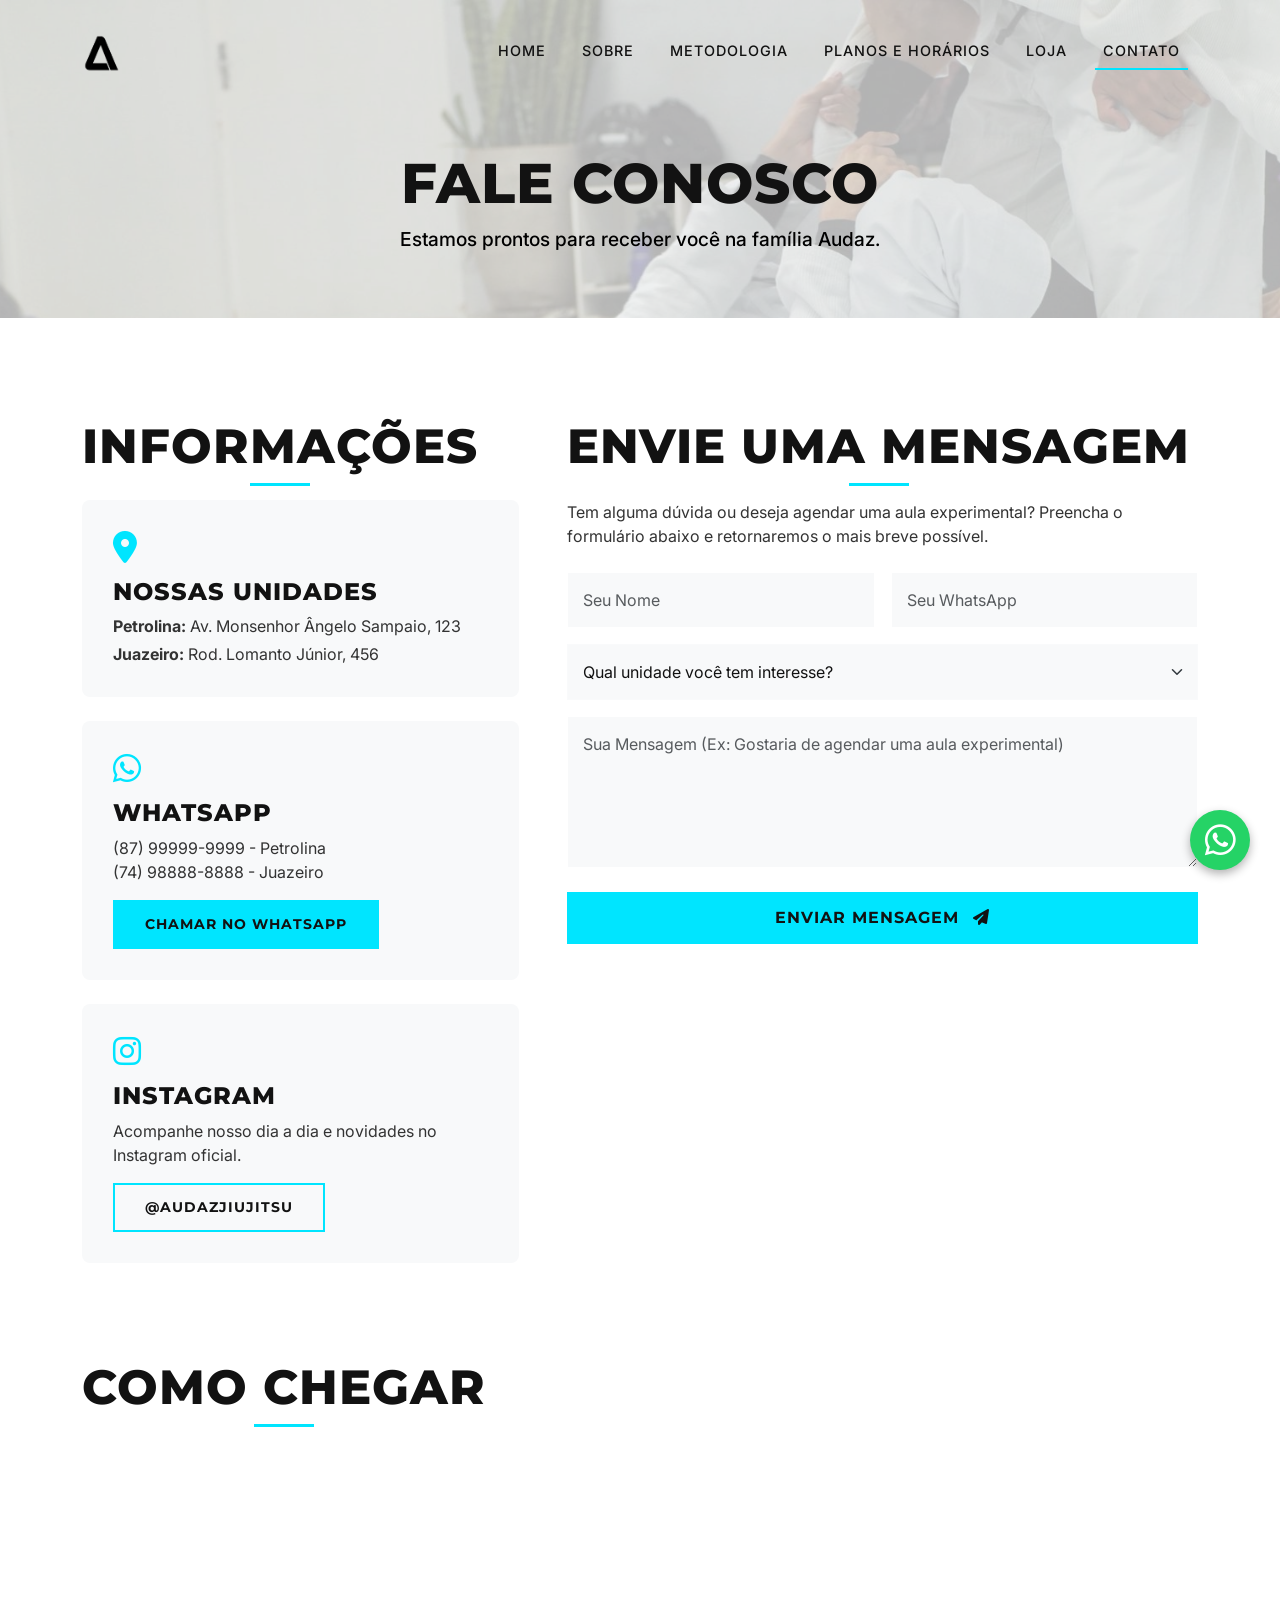
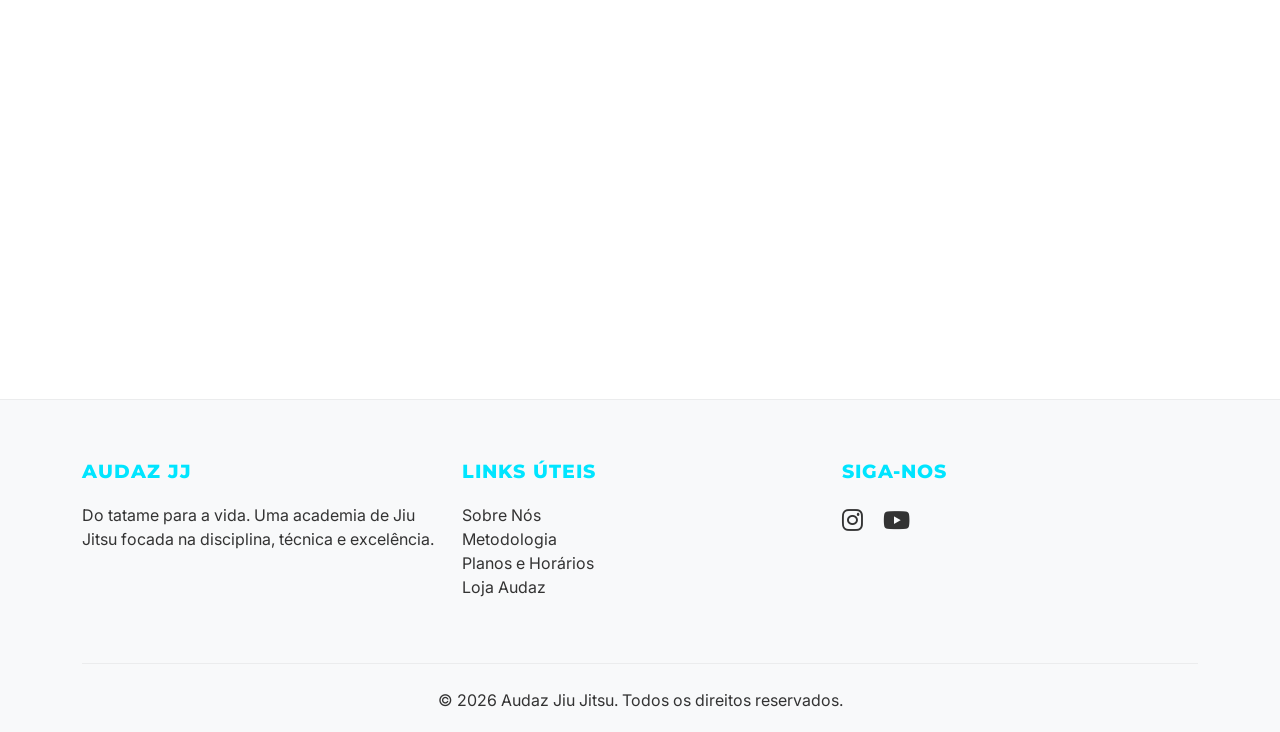
<file: site-efeito/contato.html>
<!DOCTYPE html>
<html lang="pt-BR">
<head>
    <meta charset="UTF-8">
    <meta name="viewport" content="width=device-width, initial-scale=1.0">
    <title>Contato | Audaz Jiu Jitsu</title>
    <!-- Bootstrap CSS -->
    <link href="https://cdn.jsdelivr.net/npm/bootstrap@5.3.2/dist/css/bootstrap.min.css" rel="stylesheet">
    <!-- AOS CSS -->
    <link href="https://unpkg.com/aos@2.3.1/dist/aos.css" rel="stylesheet">
    <!-- FontAwesome -->
    <link rel="stylesheet" href="https://cdnjs.cloudflare.com/ajax/libs/font-awesome/6.4.0/css/all.min.css">
    <!-- Custom CSS -->
    <link rel="stylesheet" href="css/style.css">
    <style>
        .form-control, .form-select {
            background-color: var(--secondary-color);
            border: 1px solid rgba(255,255,255,0.1);
            color: var(--text-light);
            border-radius: 0;
            padding: 15px;
        }
        .form-control:focus, .form-select:focus {
            background-color: var(--secondary-color);
            border-color: var(--accent-color);
            color: var(--text-light);
            box-shadow: none;
        }
        .contact-info-card {
            background-color: var(--secondary-color);
            padding: 30px;
            border-radius: 8px;
            border: 1px solid rgba(255,255,255,0.05);
        }
        .contact-icon {
            color: var(--accent-color);
            font-size: 2rem;
            margin-bottom: 15px;
        }
    </style>
</head>
<body>

    <!-- Loader -->
    <div id="loader">
        <div class="spinner"></div>
    </div>

    <!-- Navbar -->
    <nav class="navbar navbar-expand-lg fixed-top">
        <div class="container">
            <a class="navbar-brand" href="index.html"><img src="assets/img/logo-fundo.png" alt="Audaz JJ" style="height: 40px; width: auto;"></a>
            <button class="navbar-toggler" type="button" data-bs-toggle="collapse" data-bs-target="#navbarNav">
                <i class="fa-solid fa-bars"></i>
            </button>
            <div class="collapse navbar-collapse justify-content-end" id="navbarNav">
                <ul class="navbar-nav">
                    <li class="nav-item"><a class="nav-link" href="index.html">Home</a></li>
                    <li class="nav-item"><a class="nav-link" href="sobre.html">Sobre</a></li>
                    <li class="nav-item"><a class="nav-link" href="metodologia.html">Metodologia</a></li>
                    <li class="nav-item"><a class="nav-link" href="planos.html">Planos e Horários</a></li>
                    <li class="nav-item"><a class="nav-link" href="catalogo.html">Loja</a></li>
                    <li class="nav-item"><a class="nav-link active" href="contato.html">Contato</a></li>
                </ul>
            </div>
        </div>
    </nav>

    <!-- Page Header -->
    <header class="py-5 bg-parallax" style="background-image: url('assets/img/pronto-comecar.webp'); padding-top: 150px !important;">
        <div class="container text-center" data-aos="zoom-in">
            <h1 style="font-size: 3.5rem;">FALE CONOSCO</h1>
            <p style="font-size: 1.2rem; color: #000; font-weight: 500;">Estamos prontos para receber você na família Audaz.</p>
        </div>
    </header>

    <!-- Contact Section -->
    <section>
        <div class="container">
            <div class="row g-5">
                
                <!-- Info & Map -->
                <div class="col-lg-5" data-aos="fade-right">
                    <h2 class="section-title mb-4">Informações</h2>
                    
                    <div class="contact-info-card mb-4">
                        <i class="fa-solid fa-location-dot contact-icon"></i>
                        <h4>Nossas Unidades</h4>
                        <p class="text-muted mt-2 mb-1"><strong>Petrolina:</strong> Av. Monsenhor Ângelo Sampaio, 123</p>
                        <p class="text-muted m-0"><strong>Juazeiro:</strong> Rod. Lomanto Júnior, 456</p>
                    </div>

                    <div class="contact-info-card mb-4">
                        <i class="fa-brands fa-whatsapp contact-icon"></i>
                        <h4>WhatsApp</h4>
                        <p class="text-muted mt-2 mb-3">(87) 99999-9999 - Petrolina<br>(74) 98888-8888 - Juazeiro</p>
                        <a href="#" class="btn btn-sm btn-custom btn-custom-solid">Chamar no WhatsApp</a>
                    </div>

                    <div class="contact-info-card">
                        <i class="fa-brands fa-instagram contact-icon"></i>
                        <h4>Instagram</h4>
                        <p class="text-muted mt-2 mb-3">Acompanhe nosso dia a dia e novidades no Instagram oficial.</p>
                        <a href="#" class="btn btn-sm btn-custom">@audazjiujitsu</a>
                    </div>
                </div>

                <!-- Form -->
                <div class="col-lg-7" data-aos="fade-left">
                    <h2 class="section-title mb-4">Envie uma Mensagem</h2>
                    <p class="text-muted mb-4">Tem alguma dúvida ou deseja agendar uma aula experimental? Preencha o formulário abaixo e retornaremos o mais breve possível.</p>
                    
                    <form>
                        <div class="row g-3">
                            <div class="col-md-6">
                                <input type="text" class="form-control" placeholder="Seu Nome" required>
                            </div>
                            <div class="col-md-6">
                                <input type="tel" class="form-control" placeholder="Seu WhatsApp" required>
                            </div>
                            <div class="col-12">
                                <select class="form-select" required>
                                    <option value="" disabled selected>Qual unidade você tem interesse?</option>
                                    <option value="petrolina">Petrolina - PE</option>
                                    <option value="juazeiro">Juazeiro - BA</option>
                                </select>
                            </div>
                            <div class="col-12">
                                <textarea class="form-control" rows="5" placeholder="Sua Mensagem (Ex: Gostaria de agendar uma aula experimental)" required></textarea>
                            </div>
                            <div class="col-12 mt-4">
                                <button type="submit" class="btn btn-custom btn-custom-solid w-100">Enviar Mensagem <i class="fa-solid fa-paper-plane ms-2"></i></button>
                            </div>
                        </div>
                    </form>
                </div>
            </div>

            <!-- Map Embed -->
            <div class="row mt-5 pt-5" data-aos="fade-up">
                <div class="col-12">
                    <h2 class="section-title mb-4 text-center">Como Chegar</h2>
                    <!-- Placeholder map iframe (using a generic location for visual representation) -->
                    <div style="border-radius: 8px; overflow: hidden; border: 1px solid rgba(255,255,255,0.1);">
                        <iframe src="https://www.google.com/maps/embed?pb=!1m18!1m12!1m3!1d15730.086307135043!2d-40.5050516!3d-9.3940026!2m3!1f0!2f0!3f0!3m2!1i1024!2i768!4f13.1!3m3!1m2!1s0x77370395a329d91%3A0xa6131c9a2db12f60!2sPetrolina%2C%20PE!5e0!3m2!1spt-BR!2sbr!4v1700000000000!5m2!1spt-BR!2sbr" width="100%" height="450" style="border:0; filter: grayscale(100%) invert(90%) contrast(80%);" allowfullscreen="" loading="lazy" referrerpolicy="no-referrer-when-downgrade"></iframe>
                    </div>
                </div>
            </div>
        </div>
    </section>

    <!-- Footer -->
    <footer>
        <div class="container">
            <div class="row">
                <div class="col-md-4 mb-4">
                    <h3 class="footer-title">AUDAZ JJ</h3>
                    <p class="text-muted">Do tatame para a vida. Uma academia de Jiu Jitsu focada na disciplina, técnica e excelência.</p>
                </div>
                <div class="col-md-4 mb-4">
                    <h3 class="footer-title">Links Úteis</h3>
                    <ul class="list-unstyled">
                        <li><a href="sobre.html" class="text-muted">Sobre Nós</a></li>
                        <li><a href="metodologia.html" class="text-muted">Metodologia</a></li>
                        <li><a href="planos.html" class="text-muted">Planos e Horários</a></li>
                        <li><a href="catalogo.html" class="text-muted">Loja Audaz</a></li>
                    </ul>
                </div>
                <div class="col-md-4 mb-4">
                    <h3 class="footer-title">Siga-nos</h3>
                    <a href="#" class="text-muted me-3" style="font-size: 1.5rem;"><i class="fa-brands fa-instagram"></i></a>
                    <a href="#" class="text-muted me-3" style="font-size: 1.5rem;"><i class="fa-brands fa-youtube"></i></a>
                </div>
            </div>
            <div class="text-center mt-4 pt-4 border-top" style="border-color: rgba(0,0,0,0.05) !important;">
                <p class="text-muted mb-0">&copy; 2026 Audaz Jiu Jitsu. Todos os direitos reservados.</p>
            </div>
        </div>
    </footer>

    <!-- Bootstrap JS -->
    <script src="https://cdn.jsdelivr.net/npm/bootstrap@5.3.2/dist/js/bootstrap.bundle.min.js"></script>
    <!-- AOS JS -->
    <script src="https://unpkg.com/aos@2.3.1/dist/aos.js"></script>
    <!-- WhatsApp Fixed Button -->
    <a href="#" class="whatsapp-btn" target="_blank" aria-label="Falar no WhatsApp">
        <i class="fa-brands fa-whatsapp"></i>
    </a>

    <!-- Custom JS -->
    <script src="js/main.js"></script>
</body>
</html>
</file>
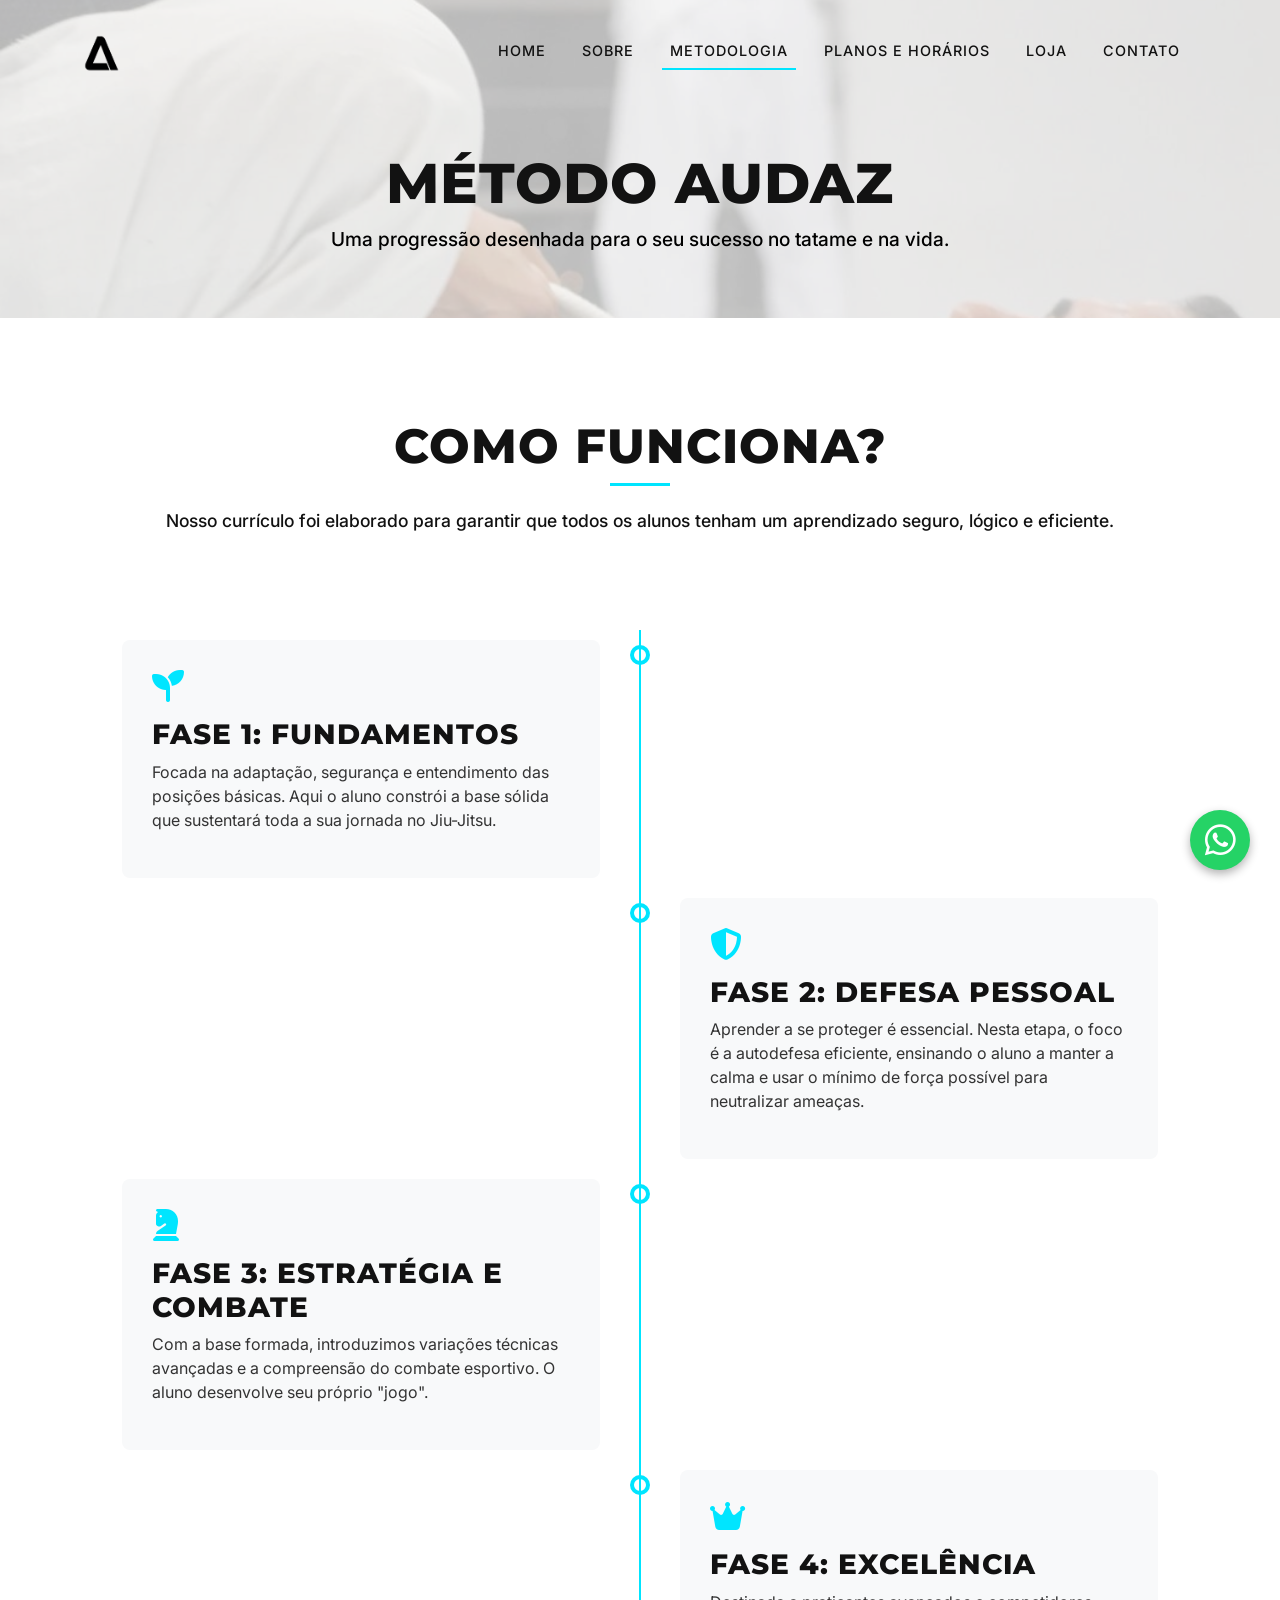
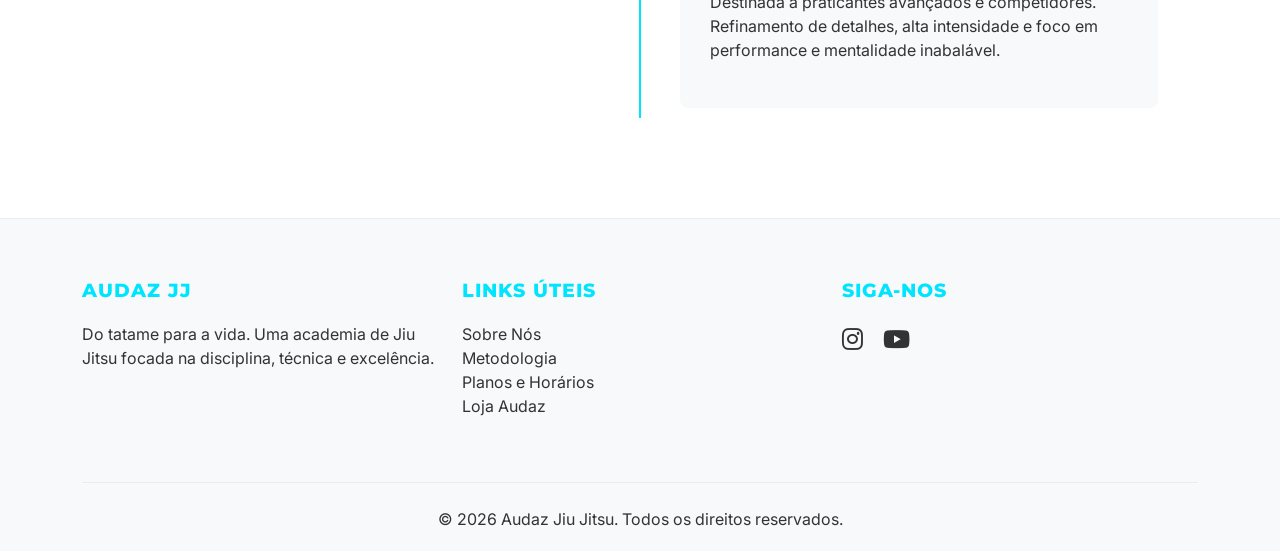
<file: site-efeito/metodologia.html>
<!DOCTYPE html>
<html lang="pt-BR">
<head>
    <meta charset="UTF-8">
    <meta name="viewport" content="width=device-width, initial-scale=1.0">
    <title>Metodologia | Audaz Jiu Jitsu</title>
    <!-- Bootstrap CSS -->
    <link href="https://cdn.jsdelivr.net/npm/bootstrap@5.3.2/dist/css/bootstrap.min.css" rel="stylesheet">
    <!-- AOS CSS -->
    <link href="https://unpkg.com/aos@2.3.1/dist/aos.css" rel="stylesheet">
    <!-- FontAwesome -->
    <link rel="stylesheet" href="https://cdnjs.cloudflare.com/ajax/libs/font-awesome/6.4.0/css/all.min.css">
    <!-- Custom CSS -->
    <link rel="stylesheet" href="css/style.css">
</head>
<body>

    <!-- Loader -->
    <div id="loader">
        <div class="spinner"></div>
    </div>

    <!-- Navbar -->
    <nav class="navbar navbar-expand-lg fixed-top">
        <div class="container">
            <a class="navbar-brand" href="index.html"><img src="assets/img/logo-fundo.png" alt="Audaz JJ" style="height: 40px; width: auto;"></a>
            <button class="navbar-toggler" type="button" data-bs-toggle="collapse" data-bs-target="#navbarNav">
                <i class="fa-solid fa-bars"></i>
            </button>
            <div class="collapse navbar-collapse justify-content-end" id="navbarNav">
                <ul class="navbar-nav">
                    <li class="nav-item"><a class="nav-link" href="index.html">Home</a></li>
                    <li class="nav-item"><a class="nav-link" href="sobre.html">Sobre</a></li>
                    <li class="nav-item"><a class="nav-link active" href="metodologia.html">Metodologia</a></li>
                    <li class="nav-item"><a class="nav-link" href="planos.html">Planos e Horários</a></li>
                    <li class="nav-item"><a class="nav-link" href="catalogo.html">Loja</a></li>
                    <li class="nav-item"><a class="nav-link" href="contato.html">Contato</a></li>
                </ul>
            </div>
        </div>
    </nav>

    <!-- Page Header -->
    <header class="py-5 bg-parallax" style="background-image: url('assets/img/galeria-4.webp'); padding-top: 150px !important;">
        <div class="container text-center" data-aos="zoom-in">
            <h1 style="font-size: 3.5rem;">MÉTODO AUDAZ</h1>
            <p style="font-size: 1.2rem; color: #000; font-weight: 500;">Uma progressão desenhada para o seu sucesso no tatame e na vida.</p>
        </div>
    </header>

    <!-- Intro Metodologia -->
    <section>
        <div class="container">
            <div class="row text-center mb-5" data-aos="fade-up">
                <h2 class="section-title">Como Funciona?</h2>
                <p class="section-subtitle mt-3">Nosso currículo foi elaborado para garantir que todos os alunos tenham um aprendizado seguro, lógico e eficiente.</p>
            </div>

            <!-- Timeline -->
            <div class="timeline">
                <div class="timeline-container left" data-aos="fade-right">
                    <div class="timeline-content">
                        <i class="fa-solid fa-seedling feature-icon mb-3" style="font-size: 2rem;"></i>
                        <h3>Fase 1: Fundamentos</h3>
                        <p class="text-muted">Focada na adaptação, segurança e entendimento das posições básicas. Aqui o aluno constrói a base sólida que sustentará toda a sua jornada no Jiu-Jitsu.</p>
                    </div>
                </div>
                <div class="timeline-container right" data-aos="fade-left">
                    <div class="timeline-content">
                        <i class="fa-solid fa-shield-halved feature-icon mb-3" style="font-size: 2rem;"></i>
                        <h3>Fase 2: Defesa Pessoal</h3>
                        <p class="text-muted">Aprender a se proteger é essencial. Nesta etapa, o foco é a autodefesa eficiente, ensinando o aluno a manter a calma e usar o mínimo de força possível para neutralizar ameaças.</p>
                    </div>
                </div>
                <div class="timeline-container left" data-aos="fade-right">
                    <div class="timeline-content">
                        <i class="fa-solid fa-chess-knight feature-icon mb-3" style="font-size: 2rem;"></i>
                        <h3>Fase 3: Estratégia e Combate</h3>
                        <p class="text-muted">Com a base formada, introduzimos variações técnicas avançadas e a compreensão do combate esportivo. O aluno desenvolve seu próprio "jogo".</p>
                    </div>
                </div>
                <div class="timeline-container right" data-aos="fade-left">
                    <div class="timeline-content">
                        <i class="fa-solid fa-crown feature-icon mb-3" style="font-size: 2rem;"></i>
                        <h3>Fase 4: Excelência</h3>
                        <p class="text-muted">Destinada a praticantes avançados e competidores. Refinamento de detalhes, alta intensidade e foco em performance e mentalidade inabalável.</p>
                    </div>
                </div>
            </div>
        </div>
    </section>

    <!-- Footer -->
    <footer>
        <div class="container">
            <div class="row">
                <div class="col-md-4 mb-4">
                    <h3 class="footer-title">AUDAZ JJ</h3>
                    <p class="text-muted">Do tatame para a vida. Uma academia de Jiu Jitsu focada na disciplina, técnica e excelência.</p>
                </div>
                <div class="col-md-4 mb-4">
                    <h3 class="footer-title">Links Úteis</h3>
                    <ul class="list-unstyled">
                        <li><a href="sobre.html" class="text-muted">Sobre Nós</a></li>
                        <li><a href="metodologia.html" class="text-muted">Metodologia</a></li>
                        <li><a href="planos.html" class="text-muted">Planos e Horários</a></li>
                        <li><a href="catalogo.html" class="text-muted">Loja Audaz</a></li>
                    </ul>
                </div>
                <div class="col-md-4 mb-4">
                    <h3 class="footer-title">Siga-nos</h3>
                    <a href="#" class="text-muted me-3" style="font-size: 1.5rem;"><i class="fa-brands fa-instagram"></i></a>
                    <a href="#" class="text-muted me-3" style="font-size: 1.5rem;"><i class="fa-brands fa-youtube"></i></a>
                </div>
            </div>
            <div class="text-center mt-4 pt-4 border-top" style="border-color: rgba(0,0,0,0.05) !important;">
                <p class="text-muted mb-0">&copy; 2026 Audaz Jiu Jitsu. Todos os direitos reservados.</p>
            </div>
        </div>
    </footer>

    <!-- Bootstrap JS -->
    <script src="https://cdn.jsdelivr.net/npm/bootstrap@5.3.2/dist/js/bootstrap.bundle.min.js"></script>
    <!-- AOS JS -->
    <script src="https://unpkg.com/aos@2.3.1/dist/aos.js"></script>
    <!-- WhatsApp Fixed Button -->
    <a href="#" class="whatsapp-btn" target="_blank" aria-label="Falar no WhatsApp">
        <i class="fa-brands fa-whatsapp"></i>
    </a>

    <!-- Custom JS -->
    <script src="js/main.js"></script>
</body>
</html>
</file>
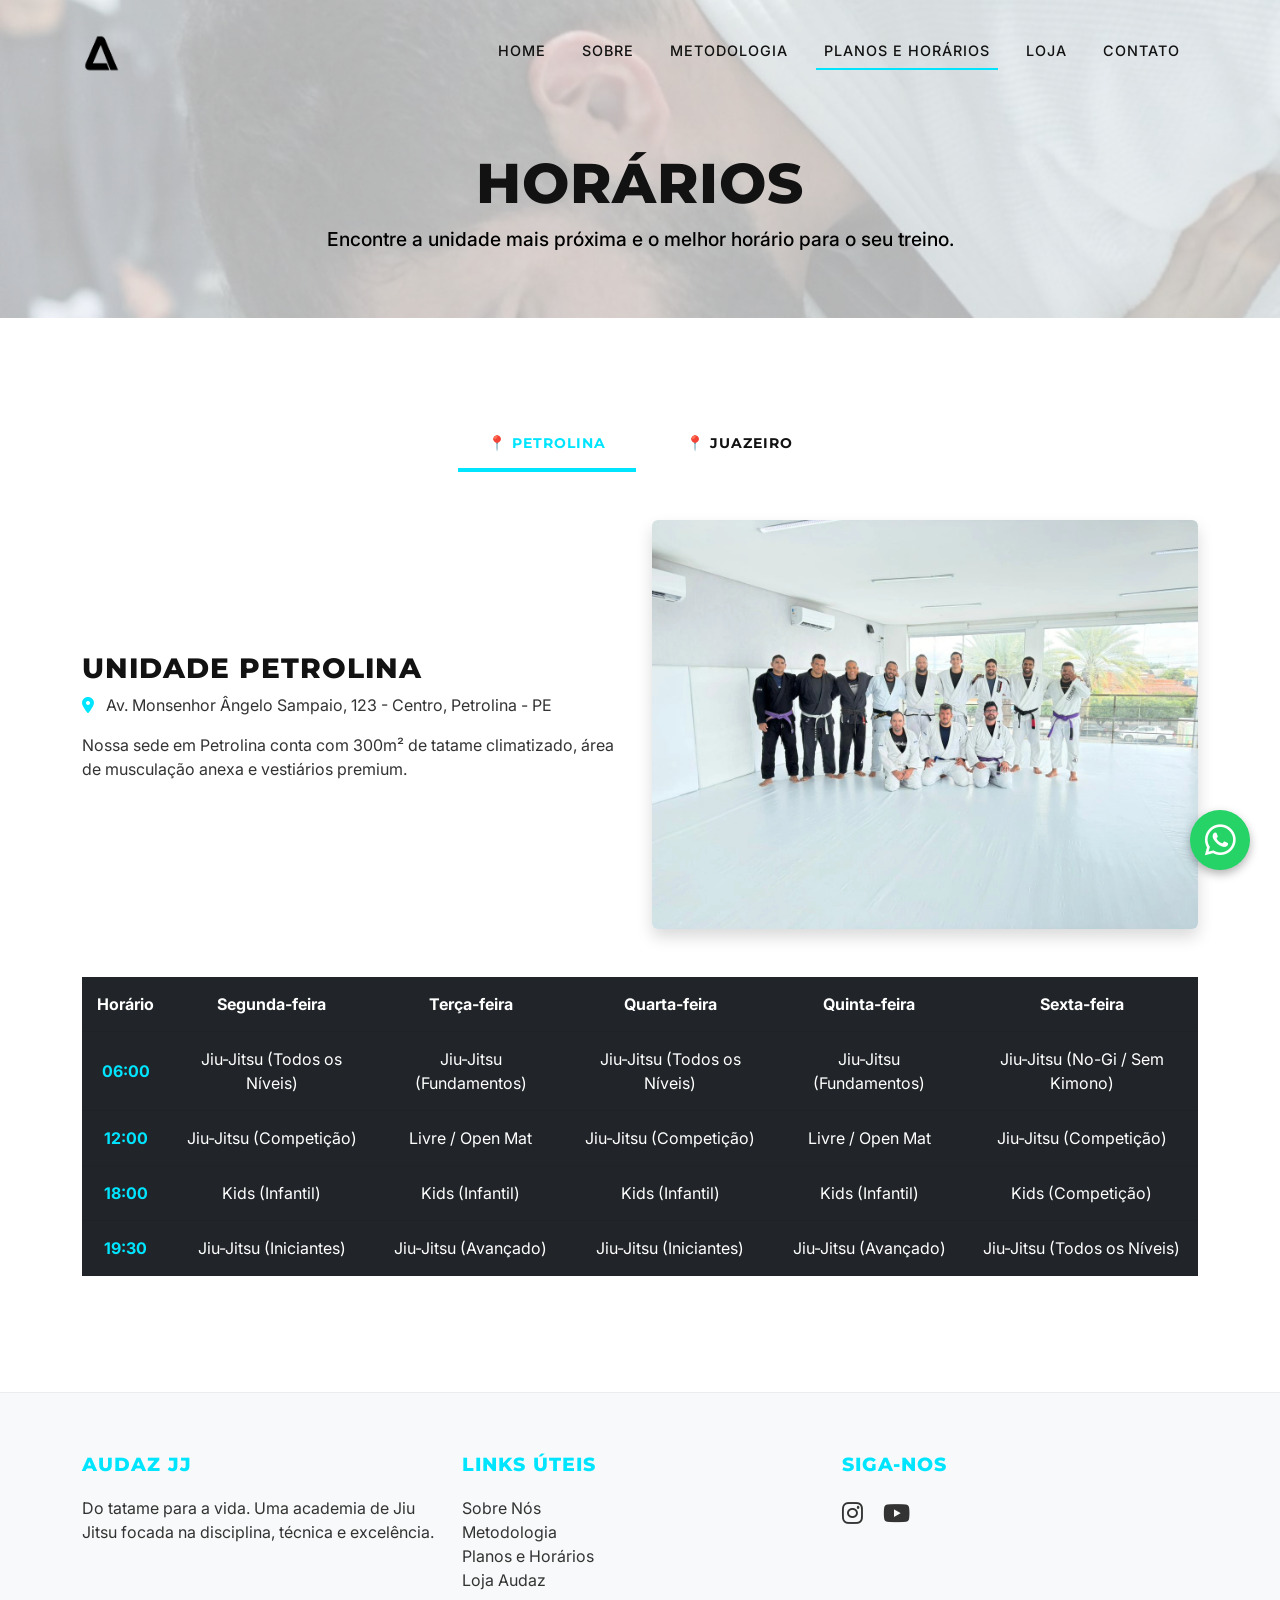
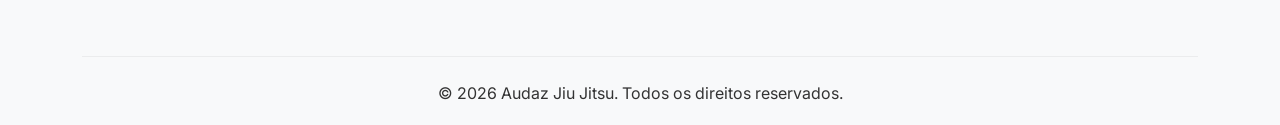
<file: site-efeito/planos.html>
<!DOCTYPE html>
<html lang="pt-BR">
<head>
    <meta charset="UTF-8">
    <meta name="viewport" content="width=device-width, initial-scale=1.0">
    <title>Planos e Horários | Audaz Jiu Jitsu</title>
    <!-- Bootstrap CSS -->
    <link href="https://cdn.jsdelivr.net/npm/bootstrap@5.3.2/dist/css/bootstrap.min.css" rel="stylesheet">
    <!-- AOS CSS -->
    <link href="https://unpkg.com/aos@2.3.1/dist/aos.css" rel="stylesheet">
    <!-- FontAwesome -->
    <link rel="stylesheet" href="https://cdnjs.cloudflare.com/ajax/libs/font-awesome/6.4.0/css/all.min.css">
    <!-- Custom CSS -->
    <link rel="stylesheet" href="css/style.css">
</head>
<body>

    <!-- Loader -->
    <div id="loader">
        <div class="spinner"></div>
    </div>

    <!-- Navbar -->
    <nav class="navbar navbar-expand-lg fixed-top">
        <div class="container">
            <a class="navbar-brand" href="index.html"><img src="assets/img/logo-fundo.png" alt="Audaz JJ" style="height: 40px; width: auto;"></a>
            <button class="navbar-toggler" type="button" data-bs-toggle="collapse" data-bs-target="#navbarNav">
                <i class="fa-solid fa-bars"></i>
            </button>
            <div class="collapse navbar-collapse justify-content-end" id="navbarNav">
                <ul class="navbar-nav">
                    <li class="nav-item"><a class="nav-link" href="index.html">Home</a></li>
                    <li class="nav-item"><a class="nav-link" href="sobre.html">Sobre</a></li>
                    <li class="nav-item"><a class="nav-link" href="metodologia.html">Metodologia</a></li>
                    <li class="nav-item"><a class="nav-link active" href="planos.html">Planos e Horários</a></li>
                    <li class="nav-item"><a class="nav-link" href="catalogo.html">Loja</a></li>
                    <li class="nav-item"><a class="nav-link" href="contato.html">Contato</a></li>
                </ul>
            </div>
        </div>
    </nav>

    <!-- Page Header -->
    <header class="py-5 bg-parallax" style="background-image: url('assets/img/galeria-5.webp'); padding-top: 150px !important;">
        <div class="container text-center" data-aos="zoom-in">
            <h1 style="font-size: 3.5rem;">HORÁRIOS</h1>
            <p style="font-size: 1.2rem; color: #000; font-weight: 500;">Encontre a unidade mais próxima e o melhor horário para o seu treino.</p>
        </div>
    </header>

    <!-- Unidades Tabs -->
    <section>
        <div class="container">
            <!-- Tabs Nav -->
            <ul class="nav nav-pills justify-content-center mb-5" id="pills-tab" role="tablist" data-aos="fade-up">
                <li class="nav-item" role="presentation">
                    <button class="nav-link active" id="pills-petrolina-tab" data-bs-toggle="pill" data-bs-target="#pills-petrolina" type="button" role="tab">📍 Petrolina</button>
                </li>
                <li class="nav-item" role="presentation">
                    <button class="nav-link" id="pills-juazeiro-tab" data-bs-toggle="pill" data-bs-target="#pills-juazeiro" type="button" role="tab">📍 Juazeiro</button>
                </li>
            </ul>

            <!-- Tabs Content -->
            <div class="tab-content" id="pills-tabContent">
                
                <!-- Petrolina -->
                <div class="tab-pane fade show active" id="pills-petrolina" role="tabpanel" tabindex="0">
                    <div class="row align-items-center mb-5">
                        <div class="col-lg-6 mb-4 mb-lg-0" data-aos="fade-right">
                            <h3>Unidade Petrolina</h3>
                            <p class="text-muted"><i class="fa-solid fa-location-dot me-2 text-accent"></i> Av. Monsenhor Ângelo Sampaio, 123 - Centro, Petrolina - PE</p>
                            <p class="text-muted mt-3">Nossa sede em Petrolina conta com 300m² de tatame climatizado, área de musculação anexa e vestiários premium.</p>
                        </div>
                        <div class="col-lg-6" data-aos="fade-left">
                            <img src="assets/img/Estrutura.webp" alt="Petrolina" class="img-fluid rounded shadow">
                        </div>
                    </div>
                    
                    <div class="table-responsive" data-aos="fade-up">
                        <table class="table table-dark table-hover text-center align-middle">
                            <thead>
                                <tr>
                                    <th>Horário</th>
                                    <th>Segunda-feira</th>
                                    <th>Terça-feira</th>
                                    <th>Quarta-feira</th>
                                    <th>Quinta-feira</th>
                                    <th>Sexta-feira</th>
                                </tr>
                            </thead>
                            <tbody>
                                <tr>
                                    <td class="fw-bold" style="color: var(--accent-color);">06:00</td>
                                    <td>Jiu-Jitsu (Todos os Níveis)</td>
                                    <td>Jiu-Jitsu (Fundamentos)</td>
                                    <td>Jiu-Jitsu (Todos os Níveis)</td>
                                    <td>Jiu-Jitsu (Fundamentos)</td>
                                    <td>Jiu-Jitsu (No-Gi / Sem Kimono)</td>
                                </tr>
                                <tr>
                                    <td class="fw-bold" style="color: var(--accent-color);">12:00</td>
                                    <td>Jiu-Jitsu (Competição)</td>
                                    <td>Livre / Open Mat</td>
                                    <td>Jiu-Jitsu (Competição)</td>
                                    <td>Livre / Open Mat</td>
                                    <td>Jiu-Jitsu (Competição)</td>
                                </tr>
                                <tr>
                                    <td class="fw-bold" style="color: var(--accent-color);">18:00</td>
                                    <td>Kids (Infantil)</td>
                                    <td>Kids (Infantil)</td>
                                    <td>Kids (Infantil)</td>
                                    <td>Kids (Infantil)</td>
                                    <td>Kids (Competição)</td>
                                </tr>
                                <tr>
                                    <td class="fw-bold" style="color: var(--accent-color);">19:30</td>
                                    <td>Jiu-Jitsu (Iniciantes)</td>
                                    <td>Jiu-Jitsu (Avançado)</td>
                                    <td>Jiu-Jitsu (Iniciantes)</td>
                                    <td>Jiu-Jitsu (Avançado)</td>
                                    <td>Jiu-Jitsu (Todos os Níveis)</td>
                                </tr>
                            </tbody>
                        </table>
                    </div>
                </div>

                <!-- Juazeiro -->
                <div class="tab-pane fade" id="pills-juazeiro" role="tabpanel" tabindex="0">
                    <div class="row align-items-center mb-5">
                        <div class="col-lg-6 mb-4 mb-lg-0">
                            <h3>Unidade Juazeiro</h3>
                            <p class="text-muted"><i class="fa-solid fa-location-dot me-2 text-accent"></i> Rodovia Lomanto Júnior, 456 - Castelo Branco, Juazeiro - BA</p>
                            <p class="text-muted mt-3">Localizada estrategicamente, oferece amplo estacionamento, área kids para filhos de alunos e tatame de alto impacto.</p>
                        </div>
                        <div class="col-lg-6">
                            <img src="assets/img/Estrutura3.webp" alt="Juazeiro" class="img-fluid rounded shadow">
                        </div>
                    </div>
                    
                    <div class="table-responsive">
                        <table class="table table-dark table-hover text-center align-middle">
                            <thead>
                                <tr>
                                    <th>Horário</th>
                                    <th>Segunda-feira</th>
                                    <th>Terça-feira</th>
                                    <th>Quarta-feira</th>
                                    <th>Quinta-feira</th>
                                    <th>Sexta-feira</th>
                                </tr>
                            </thead>
                            <tbody>
                                <tr>
                                    <td class="fw-bold" style="color: var(--accent-color);">07:00</td>
                                    <td>Jiu-Jitsu (Fundamentos)</td>
                                    <td>Jiu-Jitsu (Todos os Níveis)</td>
                                    <td>Jiu-Jitsu (Fundamentos)</td>
                                    <td>Jiu-Jitsu (Todos os Níveis)</td>
                                    <td>Open Mat</td>
                                </tr>
                                <tr>
                                    <td class="fw-bold" style="color: var(--accent-color);">18:30</td>
                                    <td>Kids (Infantil)</td>
                                    <td>Defesa Pessoal Feminina</td>
                                    <td>Kids (Infantil)</td>
                                    <td>Defesa Pessoal Feminina</td>
                                    <td>Livre</td>
                                </tr>
                                <tr>
                                    <td class="fw-bold" style="color: var(--accent-color);">20:00</td>
                                    <td>Jiu-Jitsu (Avançado)</td>
                                    <td>Jiu-Jitsu (Iniciantes)</td>
                                    <td>Jiu-Jitsu (Avançado)</td>
                                    <td>Jiu-Jitsu (Iniciantes)</td>
                                    <td>Jiu-Jitsu (Todos os Níveis)</td>
                                </tr>
                            </tbody>
                        </table>
                    </div>
                </div>
            </div>
        </div>
    </section>

    <!-- Footer -->
    <footer>
        <div class="container">
            <div class="row">
                <div class="col-md-4 mb-4">
                    <h3 class="footer-title">AUDAZ JJ</h3>
                    <p class="text-muted">Do tatame para a vida. Uma academia de Jiu Jitsu focada na disciplina, técnica e excelência.</p>
                </div>
                <div class="col-md-4 mb-4">
                    <h3 class="footer-title">Links Úteis</h3>
                    <ul class="list-unstyled">
                        <li><a href="sobre.html" class="text-muted">Sobre Nós</a></li>
                        <li><a href="metodologia.html" class="text-muted">Metodologia</a></li>
                        <li><a href="planos.html" class="text-muted">Planos e Horários</a></li>
                        <li><a href="catalogo.html" class="text-muted">Loja Audaz</a></li>
                    </ul>
                </div>
                <div class="col-md-4 mb-4">
                    <h3 class="footer-title">Siga-nos</h3>
                    <a href="#" class="text-muted me-3" style="font-size: 1.5rem;"><i class="fa-brands fa-instagram"></i></a>
                    <a href="#" class="text-muted me-3" style="font-size: 1.5rem;"><i class="fa-brands fa-youtube"></i></a>
                </div>
            </div>
            <div class="text-center mt-4 pt-4 border-top" style="border-color: rgba(0,0,0,0.05) !important;">
                <p class="text-muted mb-0">&copy; 2026 Audaz Jiu Jitsu. Todos os direitos reservados.</p>
            </div>
        </div>
    </footer>

    <!-- Bootstrap JS -->
    <script src="https://cdn.jsdelivr.net/npm/bootstrap@5.3.2/dist/js/bootstrap.bundle.min.js"></script>
    <!-- AOS JS -->
    <script src="https://unpkg.com/aos@2.3.1/dist/aos.js"></script>
    <!-- WhatsApp Fixed Button -->
    <a href="#" class="whatsapp-btn" target="_blank" aria-label="Falar no WhatsApp">
        <i class="fa-brands fa-whatsapp"></i>
    </a>

    <!-- Custom JS -->
    <script src="js/main.js"></script>
</body>
</html>
</file>
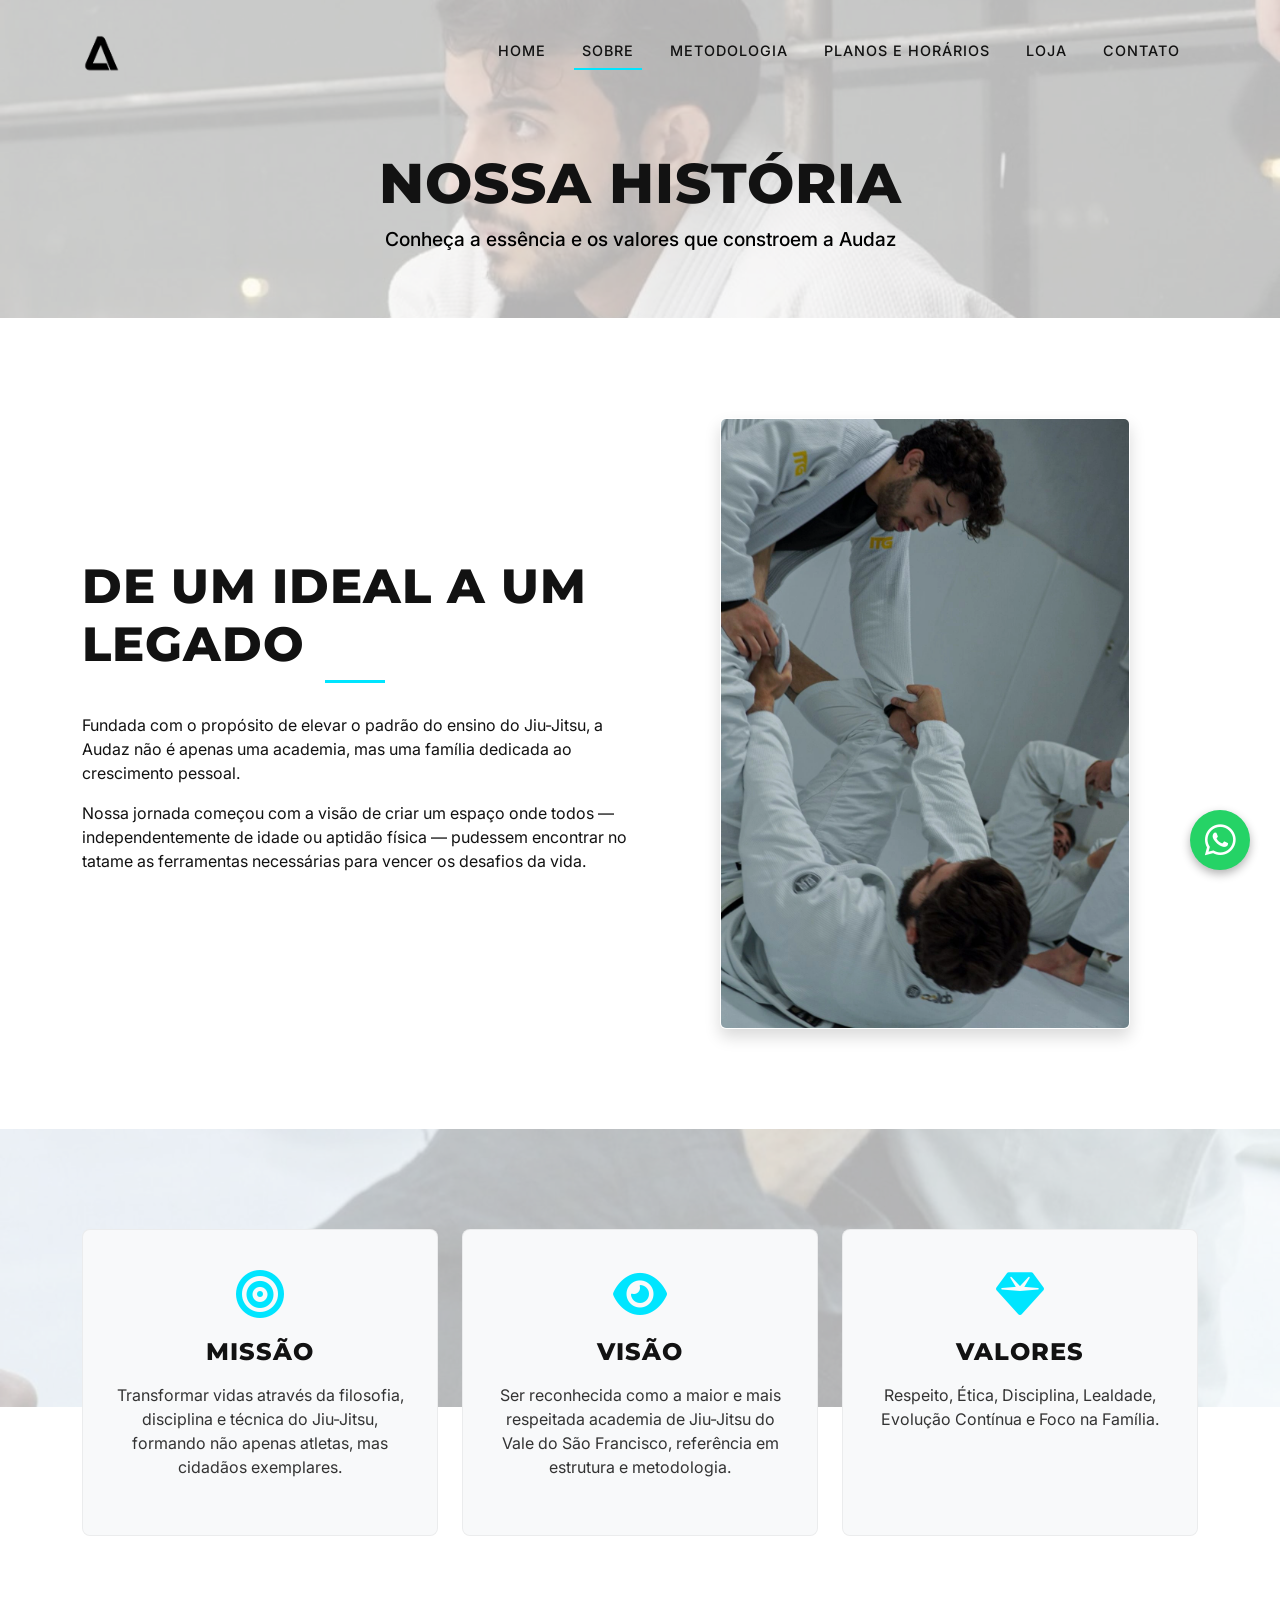
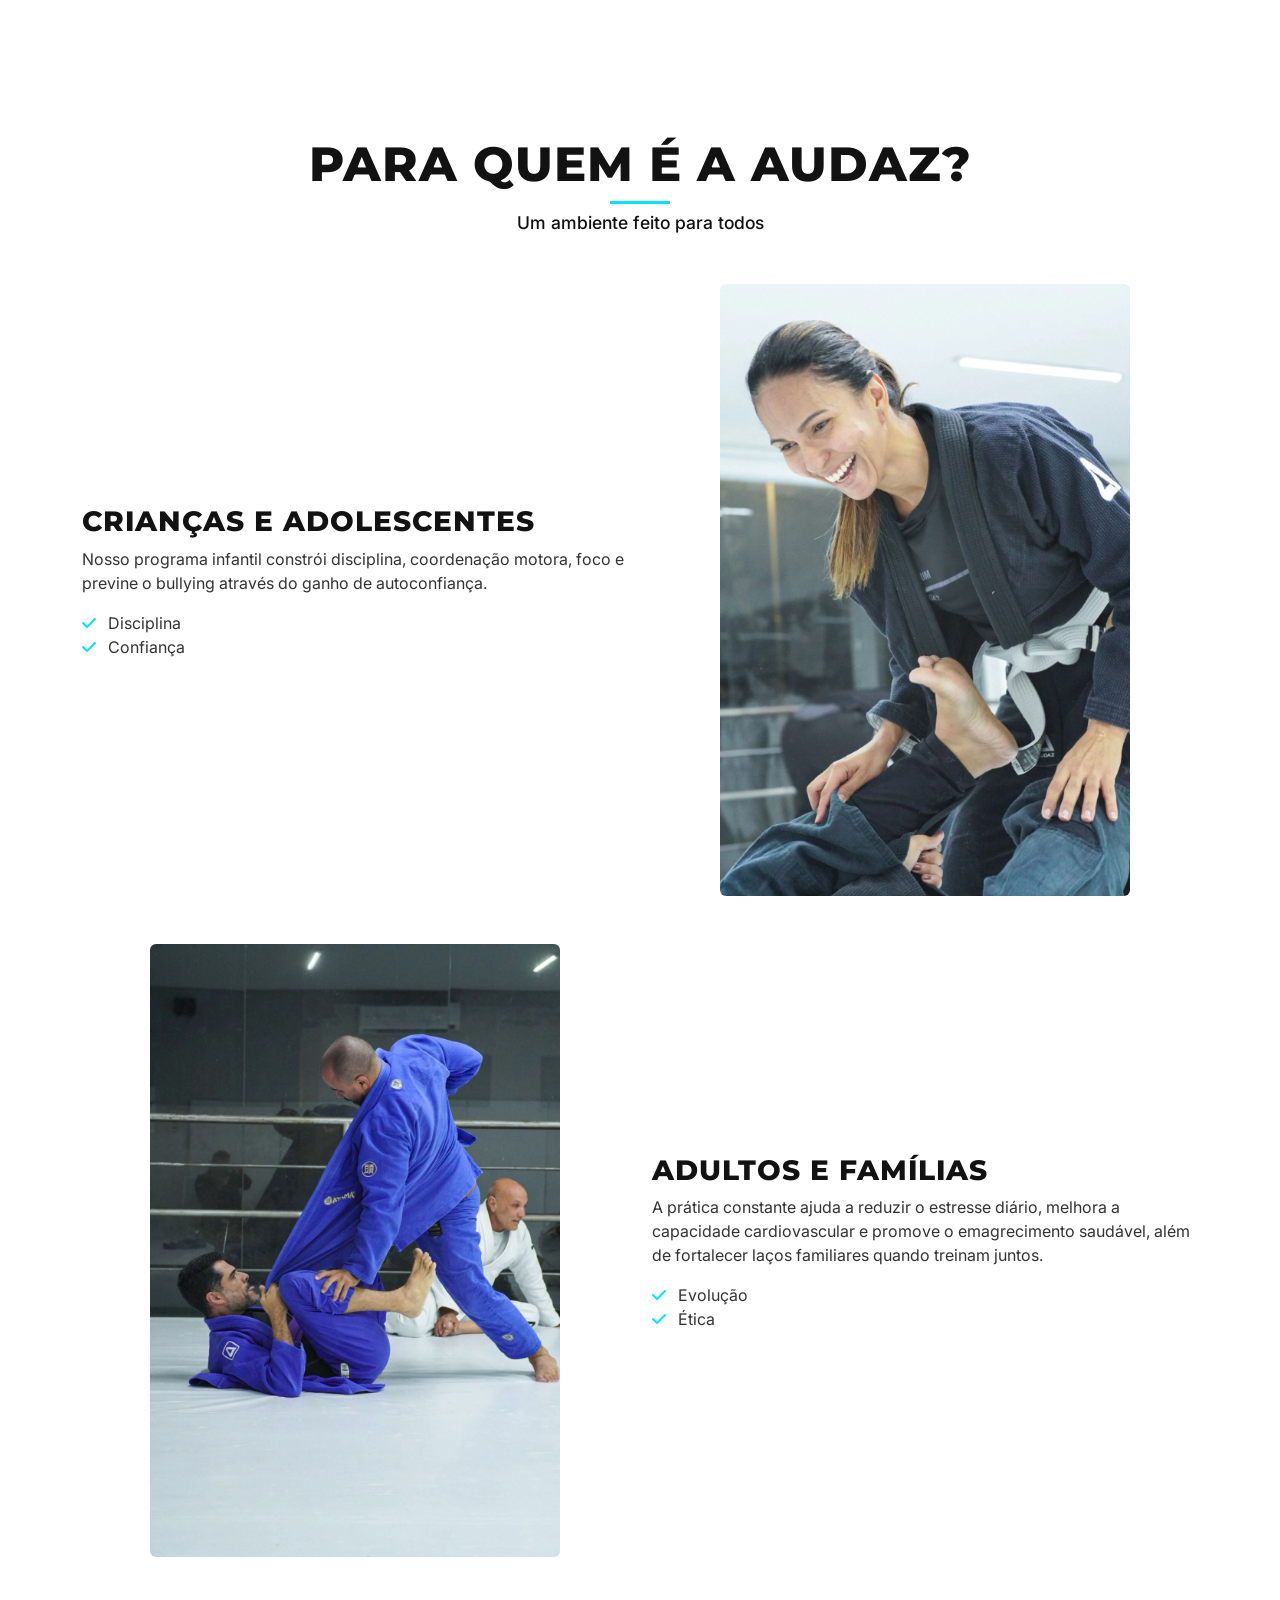
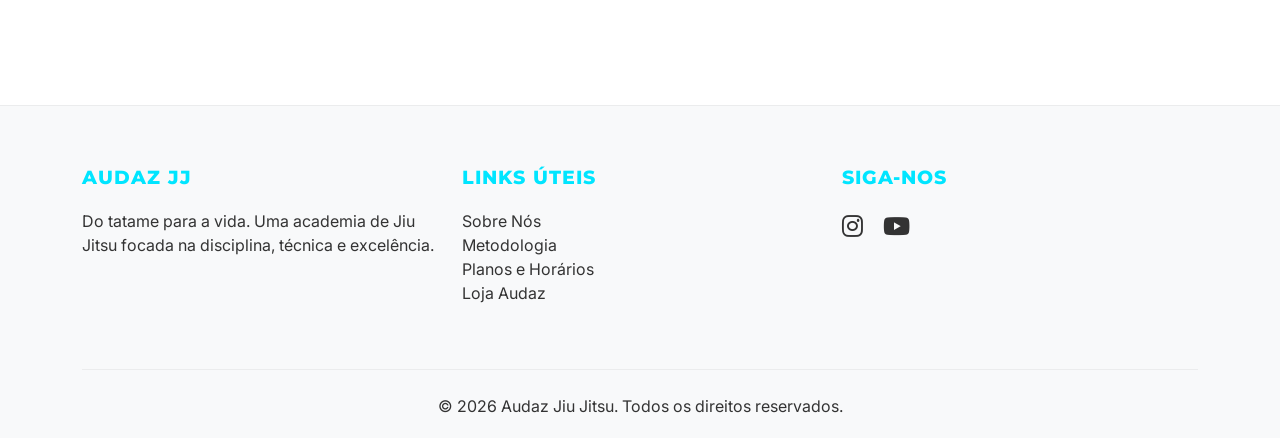
<file: site-efeito/sobre.html>
<!DOCTYPE html>
<html lang="pt-BR">
<head>
    <meta charset="UTF-8">
    <meta name="viewport" content="width=device-width, initial-scale=1.0">
    <title>Sobre Nós | Audaz Jiu Jitsu</title>
    <!-- Bootstrap CSS -->
    <link href="https://cdn.jsdelivr.net/npm/bootstrap@5.3.2/dist/css/bootstrap.min.css" rel="stylesheet">
    <!-- AOS CSS -->
    <link href="https://unpkg.com/aos@2.3.1/dist/aos.css" rel="stylesheet">
    <!-- FontAwesome -->
    <link rel="stylesheet" href="https://cdnjs.cloudflare.com/ajax/libs/font-awesome/6.4.0/css/all.min.css">
    <!-- Custom CSS -->
    <link rel="stylesheet" href="css/style.css">
</head>
<body>

    <!-- Loader -->
    <div id="loader">
        <div class="spinner"></div>
    </div>

    <!-- Navbar -->
    <nav class="navbar navbar-expand-lg fixed-top">
        <div class="container">
            <a class="navbar-brand" href="index.html"><img src="assets/img/logo-fundo.png" alt="Audaz JJ" style="height: 40px; width: auto;"></a>
            <button class="navbar-toggler" type="button" data-bs-toggle="collapse" data-bs-target="#navbarNav">
                <i class="fa-solid fa-bars"></i>
            </button>
            <div class="collapse navbar-collapse justify-content-end" id="navbarNav">
                <ul class="navbar-nav">
                    <li class="nav-item"><a class="nav-link" href="index.html">Home</a></li>
                    <li class="nav-item"><a class="nav-link active" href="sobre.html">Sobre</a></li>
                    <li class="nav-item"><a class="nav-link" href="metodologia.html">Metodologia</a></li>
                    <li class="nav-item"><a class="nav-link" href="planos.html">Planos e Horários</a></li>
                    <li class="nav-item"><a class="nav-link" href="catalogo.html">Loja</a></li>
                    <li class="nav-item"><a class="nav-link" href="contato.html">Contato</a></li>
                </ul>
            </div>
        </div>
    </nav>

    <!-- Page Header -->
    <header class="py-5 bg-parallax" style="background-image: url('assets/img/galeria.webp'); padding-top: 150px !important;">
        <div class="container text-center" data-aos="zoom-in">
            <h1 style="font-size: 3.5rem;">NOSSA HISTÓRIA</h1>
            <p style="font-size: 1.2rem; color: #000; font-weight: 500;">Conheça a essência e os valores que constroem a Audaz</p>
        </div>
    </header>

    <!-- História -->
    <section>
        <div class="container">
            <div class="row align-items-center">
                <div class="col-lg-6 mb-5 mb-lg-0" data-aos="fade-right">
                    <h2 class="section-title">De um ideal a um legado</h2>
                    <p class="mt-4">Fundada com o propósito de elevar o padrão do ensino do Jiu-Jitsu, a Audaz não é apenas uma academia, mas uma família dedicada ao crescimento pessoal.</p>
                    <p>Nossa jornada começou com a visão de criar um espaço onde todos — independentemente de idade ou aptidão física — pudessem encontrar no tatame as ferramentas necessárias para vencer os desafios da vida.</p>
                </div>
                <div class="col-lg-6" data-aos="fade-left">
                    <img src="assets/img/galeria-2.webp" alt="Nossa história" class="img-fluid rounded shadow w-75 mx-auto d-block" style="border: 1px solid rgba(255,255,255,0.1);">
                </div>
            </div>
        </div>
    </section>

    <!-- Missão, Visão e Valores -->
    <section class="bg-parallax" style="background-image: url('assets/img/galeria-5.webp');">
        <div class="container">
            <div class="row g-4 text-center">
                <div class="col-md-4" data-aos="fade-up" data-aos-delay="100">
                    <div class="feature-box">
                        <i class="fa-solid fa-bullseye feature-icon"></i>
                        <h4>Missão</h4>
                        <p class="text-muted mt-3">Transformar vidas através da filosofia, disciplina e técnica do Jiu-Jitsu, formando não apenas atletas, mas cidadãos exemplares.</p>
                    </div>
                </div>
                <div class="col-md-4" data-aos="fade-up" data-aos-delay="200">
                    <div class="feature-box">
                        <i class="fa-solid fa-eye feature-icon"></i>
                        <h4>Visão</h4>
                        <p class="text-muted mt-3">Ser reconhecida como a maior e mais respeitada academia de Jiu-Jitsu do Vale do São Francisco, referência em estrutura e metodologia.</p>
                    </div>
                </div>
                <div class="col-md-4" data-aos="fade-up" data-aos-delay="300">
                    <div class="feature-box">
                        <i class="fa-solid fa-gem feature-icon"></i>
                        <h4>Valores</h4>
                        <p class="text-muted mt-3">Respeito, Ética, Disciplina, Lealdade, Evolução Contínua e Foco na Família.</p>
                    </div>
                </div>
            </div>
        </div>
    </section>

    <!-- Para quem é & Pilares -->
    <section>
        <div class="container">
            <div class="text-center mb-5" data-aos="fade-up">
                <h2 class="section-title">Para Quem É A Audaz?</h2>
                <p class="section-subtitle">Um ambiente feito para todos</p>
            </div>
            
            <div class="row align-items-center mb-5">
                <div class="col-lg-6 order-2 order-lg-1 mt-4 mt-lg-0" data-aos="fade-right">
                    <h3>Crianças e Adolescentes</h3>
                    <p class="text-muted">Nosso programa infantil constrói disciplina, coordenação motora, foco e previne o bullying através do ganho de autoconfiança.</p>
                    <ul class="list-unstyled text-muted">
                        <li><i class="fa-solid fa-check text-accent me-2"></i> Disciplina</li>
                        <li><i class="fa-solid fa-check text-accent me-2"></i> Confiança</li>
                    </ul>
                </div>
                <div class="col-lg-6 order-1 order-lg-2" data-aos="fade-left">
                    <img src="assets/img/karen.webp" alt="Crianças" class="img-fluid rounded w-75 mx-auto d-block">
                </div>
            </div>

            <div class="row align-items-center mb-5">
                <div class="col-lg-6 mb-4 mb-lg-0" data-aos="fade-right">
                    <img src="assets/img/galeria-3.webp" alt="Adultos e Famílias" class="img-fluid rounded w-75 mx-auto d-block">
                </div>
                <div class="col-lg-6" data-aos="fade-left">
                    <h3>Adultos e Famílias</h3>
                    <p class="text-muted">A prática constante ajuda a reduzir o estresse diário, melhora a capacidade cardiovascular e promove o emagrecimento saudável, além de fortalecer laços familiares quando treinam juntos.</p>
                    <ul class="list-unstyled text-muted">
                        <li><i class="fa-solid fa-check text-accent me-2"></i> Evolução</li>
                        <li><i class="fa-solid fa-check text-accent me-2"></i> Ética</li>
                    </ul>
                </div>
            </div>
        </div>
    </section>

    <!-- Footer -->
    <footer>
        <div class="container">
            <div class="row">
                <div class="col-md-4 mb-4">
                    <h3 class="footer-title">AUDAZ JJ</h3>
                    <p class="text-muted">Do tatame para a vida. Uma academia de Jiu Jitsu focada na disciplina, técnica e excelência.</p>
                </div>
                <div class="col-md-4 mb-4">
                    <h3 class="footer-title">Links Úteis</h3>
                    <ul class="list-unstyled">
                        <li><a href="sobre.html" class="text-muted">Sobre Nós</a></li>
                        <li><a href="metodologia.html" class="text-muted">Metodologia</a></li>
                        <li><a href="planos.html" class="text-muted">Planos e Horários</a></li>
                        <li><a href="catalogo.html" class="text-muted">Loja Audaz</a></li>
                    </ul>
                </div>
                <div class="col-md-4 mb-4">
                    <h3 class="footer-title">Siga-nos</h3>
                    <a href="#" class="text-muted me-3" style="font-size: 1.5rem;"><i class="fa-brands fa-instagram"></i></a>
                    <a href="#" class="text-muted me-3" style="font-size: 1.5rem;"><i class="fa-brands fa-youtube"></i></a>
                </div>
            </div>
            <div class="text-center mt-4 pt-4 border-top" style="border-color: rgba(0,0,0,0.05) !important;">
                <p class="text-muted mb-0">&copy; 2026 Audaz Jiu Jitsu. Todos os direitos reservados.</p>
            </div>
        </div>
    </footer>

    <!-- Bootstrap JS -->
    <script src="https://cdn.jsdelivr.net/npm/bootstrap@5.3.2/dist/js/bootstrap.bundle.min.js"></script>
    <!-- AOS JS -->
    <script src="https://unpkg.com/aos@2.3.1/dist/aos.js"></script>
    <!-- WhatsApp Fixed Button -->
    <a href="#" class="whatsapp-btn" target="_blank" aria-label="Falar no WhatsApp">
        <i class="fa-brands fa-whatsapp"></i>
    </a>

    <!-- Custom JS -->
    <script src="js/main.js"></script>
</body>
</html>
</file>
<file: css/style.css>
/* ==============================================================
   AUDAZ JIU JITSU - STYLE GUIDE
   Theme: Minimalist, Black & White, Premium Athletic
============================================================== */

:root {
    --color-black: #050505;
    --color-black-light: #111111;
    --color-white: #ffffff;
    --color-gray-light: #f4f4f4;
    --color-gray-border: #333333;
    
    --font-heading: 'Montserrat', sans-serif;
    --font-body: 'Inter', sans-serif;
}

/* ==============================================================
   TYPOGRAPHY & GLOBAL 
============================================================== */
body {
    font-family: var(--font-body);
    color: var(--color-black);
    background-color: var(--color-white);
    -webkit-font-smoothing: antialiased;
    overflow-x: hidden;
}

h1, h2, h3, h4, h5, h6, .navbar-brand, .nav-link, .btn-uppercase {
    font-family: var(--font-heading);
}

.font-inter {
    font-family: var(--font-body) !important;
}

.fw-900 {
    font-weight: 900 !important;
}

.letter-spacing {
    letter-spacing: 2px;
}

/* Spacing Utilities */
.py-s {
    padding-top: 100px;
    padding-bottom: 100px;
}

.spacing-xl {
    padding-top: 120px;
    padding-bottom: 120px;
}

/* Base override */
.bg-black {
    background-color: var(--color-black) !important;
}

/* ==============================================================
   COMPONENTS
============================================================== */
/* Floating WhatsApp Button */
.floating-wa {
    position: fixed;
    bottom: 30px;
    right: 30px;
    background-color: #25d366;
    color: white;
    width: 60px;
    height: 60px;
    border-radius: 50%;
    display: flex;
    align-items: center;
    justify-content: center;
    font-size: 30px;
    box-shadow: 0 4px 15px rgba(0,0,0,0.2);
    z-index: 9999;
    transition: transform 0.3s ease, background-color 0.3s ease;
}

.floating-wa:hover {
    transform: translateY(-5px);
    background-color: #1ebc5a;
    color: white;
}

/* Buttons */
.btn {
    letter-spacing: 1px;
    transition: all 0.3s ease;
}

.custom-hover-btn:hover {
    background-color: transparent !important;
    color: white !important;
    border-color: white !important;
}

.btn-aula {
    border-width: 2px;
}

.btn-aula:hover {
    background-color: var(--color-white);
    color: var(--color-black) !important;
}

/* ==============================================================
   SECTIONS
============================================================== */

/* Navbar */
.navbar {
    transition: background-color 0.4s ease, padding 0.4s ease;
}

.navbar.scrolled {
    background-color: var(--color-black) !important;
    padding-top: 15px !important;
    padding-bottom: 15px !important;
    box-shadow: 0 2px 10px rgba(0,0,0,0.5);
}

.navbar-nav .nav-link {
    color: rgba(255, 255, 255, 0.7);
    font-size: 0.85rem;
    letter-spacing: 1.5px;
    position: relative;
    margin: 0 10px;
}

.navbar-nav .nav-link:hover, .navbar-nav .nav-link.active {
    color: var(--color-white) !important;
}

.navbar-nav .nav-link::after {
    content: '';
    position: absolute;
    width: 0;
    height: 2px;
    background: white;
    bottom: 0;
    left: 0;
    transition: width 0.3s ease;
}

.navbar-nav .nav-link:hover::after, .navbar-nav .nav-link.active::after {
    width: 100%;
}

.logo-img {
    height: 40px;
    width: auto;
}

/* Hero Section */
.hero-section {
    height: 100vh;
    position: relative;
    background-color: var(--color-black);
    overflow: hidden;
}

.hero-bg {
    position: absolute;
    top: 0;
    left: 0;
    width: 100%;
    height: 100%;
    background-size: cover;
    background-position: center;
    background-attachment: fixed;
    /* Darken and grayscale the background to fit the b&w mood */
    filter: grayscale(100%) brightness(0.6);
    z-index: 0;
}

.scroll-indicator {
    position: absolute;
    bottom: 40px;
    left: 50%;
    transform: translateX(-50%);
    animation: bounce 2s infinite;
    z-index: 10;
}

@keyframes bounce {
    0%, 20%, 50%, 80%, 100% { transform: translateY(0) translateX(-50%); }
    40% { transform: translateY(-20px) translateX(-50%); }
    60% { transform: translateY(-10px) translateX(-50%); }
}

/* Metodologia & Cards */
.card-hover:hover {
    transform: translateY(-10px);
    box-shadow: 0 15px 30px rgba(0,0,0,0.1) !important;
    transition: all 0.3s ease;
}

.feature-card i {
    color: var(--color-white);
    transition: transform 0.3s ease;
}

.feature-card:hover i {
    transform: scale(1.1);
}

/* Galeria */
.hover-zoom {
    transition: transform 0.5s ease;
}

.col-md-3:hover .hover-zoom {
    transform: scale(1.05);
}

.col-md-3 {
    overflow: hidden;
}

/* Unidades, Horários & Planos */
.unidade-nav .nav-link {
    color: var(--color-black);
    background-color: transparent;
    border: 1px solid var(--color-black);
    border-radius: 0;
    margin: 0 10px;
    font-size: 1.1rem;
    transition: all 0.3s ease;
}

.unidade-nav .nav-link.active, .unidade-nav .nav-link:hover {
    background-color: var(--color-black);
    color: var(--color-white);
}

.schedule-table th {
    background: transparent;
}
.schedule-table td {
    background: transparent;
}

.plan-card.transition-all {
    transition: all 0.3s ease;
}

.plan-card:hover {
    box-shadow: 0 15px 30px rgba(0,0,0,0.1) !important;
}

/* Cta Image Specific */
.cta-section {
    min-height: 60vh;
}

.max-w-700 {
    max-width: 700px;
}
.max-w-900 {
    max-width: 900px;
}

/* Catálogo */
.cat-item {
    cursor: pointer;
    overflow: hidden;
}

.cat-item img {
    transition: transform 0.5s ease;
}

.cat-item:hover img {
    transform: scale(1.08);
}

/* Placeholders */
.placeholder-img {
    filter: grayscale(100%);
}

.placeholder-map {
    background-image: repeating-linear-gradient(45deg, #111 25%, transparent 25%, transparent 75%, #111 75%, #111), repeating-linear-gradient(45deg, #111 25%, #050505 25%, #050505 75%, #111 75%, #111);
    background-position: 0 0, 10px 10px;
    background-size: 20px 20px;
}

/* Responsive adjustments */
@media (max-width: 768px) {
    .hero-title {
        font-size: 3rem;
    }
    .hero-subtitle {
        font-size: 1.2rem;
    }
    .spacing-xl {
        padding-top: 80px;
        padding-bottom: 80px;
    }
    .display-4, .display-5 {
        font-size: 2.5rem;
    }
    .unidade-nav .nav-link {
        width: 100%;
        margin: 5px 0;
    }
}

/* Custom form placeholders */
#contato .form-control::placeholder {
    color: rgba(255, 255, 255, 0.7) !important;
    opacity: 1; /* Firefox fix */
}

html, body { overflow-x: hidden; width: 100%; }
@media (max-width: 991px) { .navbar-collapse { background-color: var(--color-black); padding: 1rem; border-radius: 0.5rem; text-align: center; } .navbar-collapse .nav-link { color: white !important; } }
 /* Roupas Loja */
.shop-img { width: 100%; max-width: 350px; margin: 0 auto; display: block; }
@media (min-width: 768px) { .shop-img { width: 92%; max-width: none; } }
</file>
<file: site-efeito/css/style.css>
@import url('https://fonts.googleapis.com/css2?family=Inter:wght@300;400;500;600&family=Montserrat:wght@500;700;800;900&display=swap');

:root {
  --primary-color: #ffffff;
  --secondary-color: #f8f9fa;
  --accent-color: #00E5FF; /* Azul Turquesa */
  --text-light: #121212;
  --text-muted: #333333;
  --font-heading: 'Montserrat', sans-serif;
  --font-body: 'Inter', sans-serif;
  --transition: all 0.3s cubic-bezier(0.25, 0.8, 0.25, 1);
}

* {
  margin: 0;
  padding: 0;
  box-sizing: border-box;
}

body {
  font-family: var(--font-body);
  background-color: var(--primary-color);
  color: var(--text-light);
  overflow-x: hidden;
}

h1, h2, h3, h4, h5, h6 {
  font-family: var(--font-heading);
  text-transform: uppercase;
  font-weight: 800;
  letter-spacing: 1px;
}

a {
  text-decoration: none;
  color: inherit;
  transition: var(--transition);
}

a:hover {
  color: var(--accent-color);
}

/* Overrides */
.text-muted {
  color: var(--text-muted) !important;
}
.text-accent {
  color: var(--accent-color) !important;
}

/* Custom Scrollbar */
::-webkit-scrollbar {
  width: 10px;
}
::-webkit-scrollbar-track {
  background: var(--primary-color);
}
::-webkit-scrollbar-thumb {
  background: var(--secondary-color);
  border-radius: 5px;
}
::-webkit-scrollbar-thumb:hover {
  background: var(--accent-color);
}

/* Loader */
#loader {
  position: fixed;
  top: 0; left: 0; width: 100%; height: 100%;
  background: var(--primary-color);
  display: flex;
  justify-content: center;
  align-items: center;
  z-index: 9999;
  transition: opacity 0.5s ease;
}
#loader.hidden {
  opacity: 0;
  pointer-events: none;
}
.spinner {
  width: 50px;
  height: 50px;
  border: 3px solid rgba(0,0,0,0.1);
  border-radius: 50%;
  border-top-color: var(--accent-color);
  animation: spin 1s ease-in-out infinite;
}
@keyframes spin {
  to { transform: rotate(360deg); }
}

/* Navbar */
.navbar {
  padding: 1.5rem 0;
  transition: var(--transition);
  background: transparent;
  backdrop-filter: blur(0px);
}
.navbar.scrolled {
  padding: 0.8rem 0;
  background: rgba(255, 255, 255, 0.95);
  backdrop-filter: blur(10px);
  box-shadow: 0 4px 30px rgba(0, 0, 0, 0.1);
}
.navbar-brand {
  font-family: var(--font-heading);
  font-weight: 900;
  font-size: 1.8rem;
  color: var(--text-light) !important;
  letter-spacing: 2px;
}
.navbar-brand span {
  color: var(--accent-color);
}
.nav-link {
  font-size: 0.9rem;
  font-weight: 500;
  text-transform: uppercase;
  letter-spacing: 1px;
  color: var(--text-light) !important;
  margin: 0 10px;
  position: relative;
}
.nav-link::after {
  content: '';
  position: absolute;
  width: 0;
  height: 2px;
  bottom: 0;
  left: 0;
  background-color: var(--accent-color);
  transition: var(--transition);
}
.nav-link:hover::after, .nav-link.active::after {
  width: 100%;
}
.navbar-toggler {
  border: none;
  color: var(--text-light);
}
.navbar-toggler:focus {
  box-shadow: none;
}

/* Buttons */
.btn-custom {
  font-family: var(--font-heading);
  font-weight: 700;
  text-transform: uppercase;
  letter-spacing: 1px;
  padding: 12px 30px;
  border-radius: 0;
  position: relative;
  overflow: hidden;
  z-index: 1;
  border: 2px solid var(--accent-color);
  color: var(--text-light);
  background: transparent;
  transition: var(--transition);
}
.btn-custom::before {
  content: '';
  position: absolute;
  top: 0;
  left: 0;
  width: 0;
  height: 100%;
  background: var(--accent-color);
  z-index: -1;
  transition: var(--transition);
}
.btn-custom:hover::before {
  width: 100%;
}
.btn-custom:hover {
  color: var(--primary-color);
}
.btn-custom-solid {
  background: var(--accent-color);
  color: #121212;
  border-color: var(--accent-color);
}
.btn-custom-solid::before {
  background: var(--text-light);
}

/* Sections */
section {
  padding: 100px 0;
  position: relative;
}
.section-title {
  font-size: 3rem;
  margin-bottom: 1rem;
  position: relative;
  display: inline-block;
}
.section-title::after {
  content: '';
  position: absolute;
  bottom: -10px;
  left: 50%;
  transform: translateX(-50%);
  width: 60px;
  height: 3px;
  background-color: var(--accent-color);
}
.section-subtitle {
  color: #111;
  font-weight: 500;
  font-size: 1.1rem;
  margin-bottom: 3rem;
}

/* Hero Section (Parallax) */
.hero {
  height: 100vh;
  display: flex;
  align-items: center;
  position: relative;
  background-attachment: fixed;
  background-position: center;
  background-repeat: no-repeat;
  background-size: cover;
  z-index: 1;
}
.hero::before {
  content: '';
  position: absolute;
  top: 0; right: 0; bottom: 0; left: 0;
  background: linear-gradient(to right, rgba(255,255,255,0.9) 0%, rgba(255,255,255,0.2) 100%);
  z-index: -1;
}
.hero h1 {
  font-size: 4.5rem;
  font-weight: 900;
  margin-bottom: 1rem;
  line-height: 1.1;
}
.hero p {
  font-size: 1.5rem;
  font-weight: 600;
  margin-bottom: 2rem;
  color: #000;
}

/* Premium Dark Overlay for other backgrounds */
.bg-parallax {
  background-attachment: fixed;
  background-position: center;
  background-repeat: no-repeat;
  background-size: cover;
  position: relative;
  z-index: 1;
}
.bg-parallax::before {
  content: '';
  position: absolute;
  top: 0; right: 0; bottom: 0; left: 0;
  background: rgba(255, 255, 255, 0.7);
  z-index: -1;
}

/* Cards & Elements */
.feature-box {
  background: var(--secondary-color);
  padding: 40px 30px;
  border-radius: 8px;
  transition: var(--transition);
  height: 100%;
  border: 1px solid rgba(0,0,0,0.05);
}
.feature-box:hover {
  transform: translateY(-10px);
  border-color: var(--accent-color);
  box-shadow: 0 10px 30px rgba(0,0,0,0.5);
}
.feature-icon {
  font-size: 3rem;
  color: var(--accent-color);
  margin-bottom: 20px;
}

/* Timeline / Methodology */
.timeline {
  position: relative;
  max-width: 1200px;
  margin: 0 auto;
}
.timeline::after {
  content: '';
  position: absolute;
  width: 2px;
  background-color: var(--accent-color);
  top: 0;
  bottom: 0;
  left: 50%;
  margin-left: -1px;
}
.timeline-container {
  padding: 10px 40px;
  position: relative;
  background-color: inherit;
  width: 50%;
}
.timeline-container::after {
  content: '';
  position: absolute;
  width: 20px;
  height: 20px;
  right: -10px;
  background-color: var(--primary-color);
  border: 4px solid var(--accent-color);
  top: 15px;
  border-radius: 50%;
  z-index: 1;
}
.left { left: 0; }
.right { left: 50%; }
.right::after { left: -10px; }
.timeline-content {
  padding: 30px;
  background-color: var(--secondary-color);
  position: relative;
  border-radius: 8px;
}

/* Tabs */
.nav-pills .nav-link {
  border-radius: 0;
  color: var(--text-light) !important;
  border-bottom: 2px solid transparent;
  padding: 15px 30px;
  font-family: var(--font-heading);
  font-weight: 700;
}
.nav-pills .nav-link.active {
  background: transparent;
  color: var(--accent-color) !important;
  border-bottom: 2px solid var(--accent-color);
}

/* Table */
.table-dark {
  background-color: var(--secondary-color);
  color: var(--text-light) !important;
}
.table-dark td, .table-dark th {
  border-color: rgba(0,0,0,0.05) !important;
  padding: 15px;
}

/* Footer */
footer {
  background: #f8f9fa;
  padding: 60px 0 20px;
  border-top: 1px solid rgba(0,0,0,0.05);
}
.footer-title {
  color: var(--accent-color);
  font-size: 1.2rem;
  margin-bottom: 20px;
}

/* Responsive */
@media (max-width: 991px) {
  .hero h1 { font-size: 3.5rem; }
  .navbar-collapse {
    background: var(--primary-color);
    padding: 20px;
    border-radius: 8px;
    margin-top: 10px;
  }
}
@media (max-width: 768px) {
  .timeline::after { left: 31px; }
  .timeline-container { width: 100%; padding-left: 70px; padding-right: 25px; }
  .timeline-container::before { left: 60px; border: medium solid white; border-width: 10px 10px 10px 0; border-color: transparent white transparent transparent; }
  .left::after, .right::after { left: 21px; }
  .right { left: 0%; }
  .hero h1 { font-size: 2.5rem; }
}

/* Product Catalog */
.product-card {
  background: var(--secondary-color);
  border-radius: 8px;
  overflow: hidden;
  transition: var(--transition);
}
.product-card:hover {
  transform: translateY(-5px);
}
.product-img {
  width: 100%;
  height: 300px;
  object-fit: cover;
  transition: var(--transition);
}
.product-card:hover .product-img {
  transform: scale(1.05);
}
.product-info {
  padding: 20px;
}
.product-title {
  font-size: 1.2rem;
  margin-bottom: 10px;
}
.product-price {
  color: var(--accent-color);
  font-weight: bold;
  font-size: 1.1rem;
}

/* WhatsApp Fixed Button */
.whatsapp-btn {
  position: fixed;
  bottom: 30px;
  right: 30px;
  background-color: #25d366;
  color: #fff !important;
  border-radius: 50%;
  width: 60px;
  height: 60px;
  display: flex;
  justify-content: center;
  align-items: center;
  font-size: 35px;
  box-shadow: 0 4px 10px rgba(0,0,0,0.3);
  z-index: 1000;
  transition: transform 0.3s ease;
}
.whatsapp-btn:hover {
  transform: scale(1.1);
  background-color: #20b858;
}
</file>
